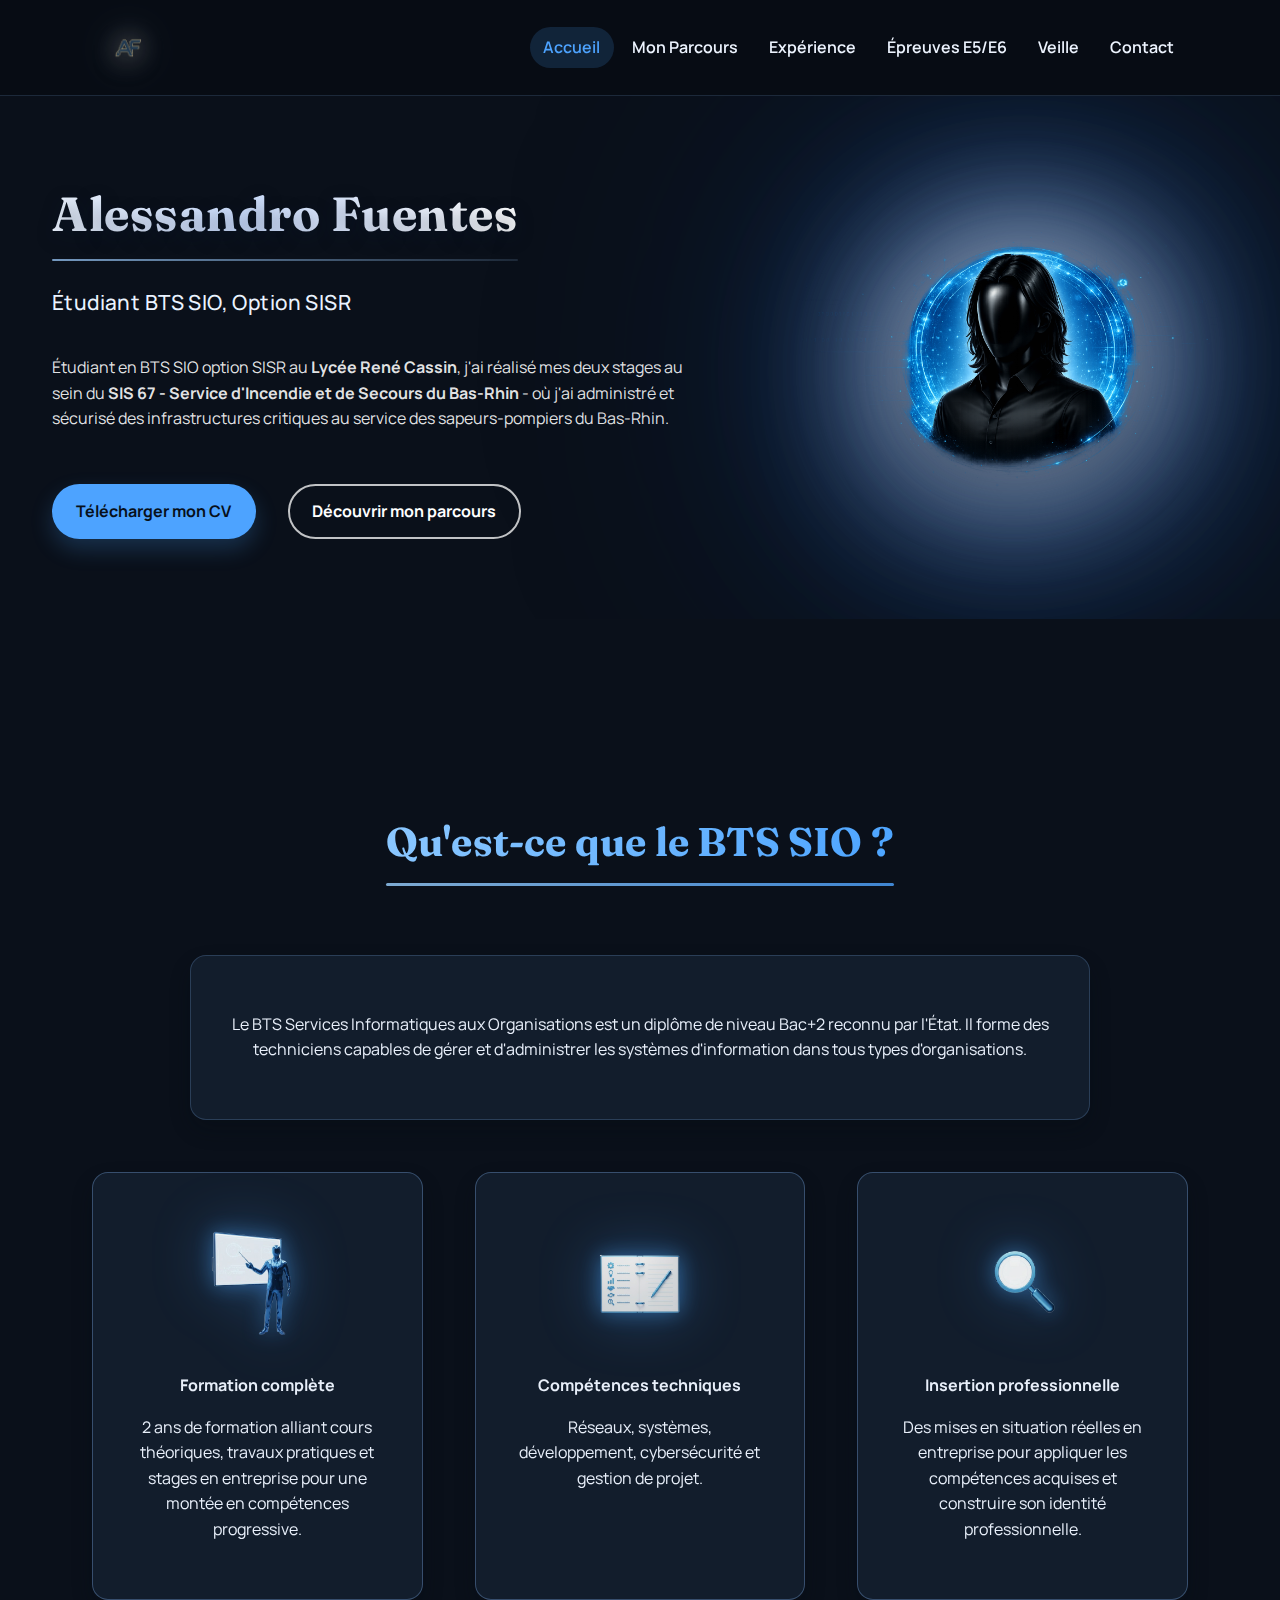
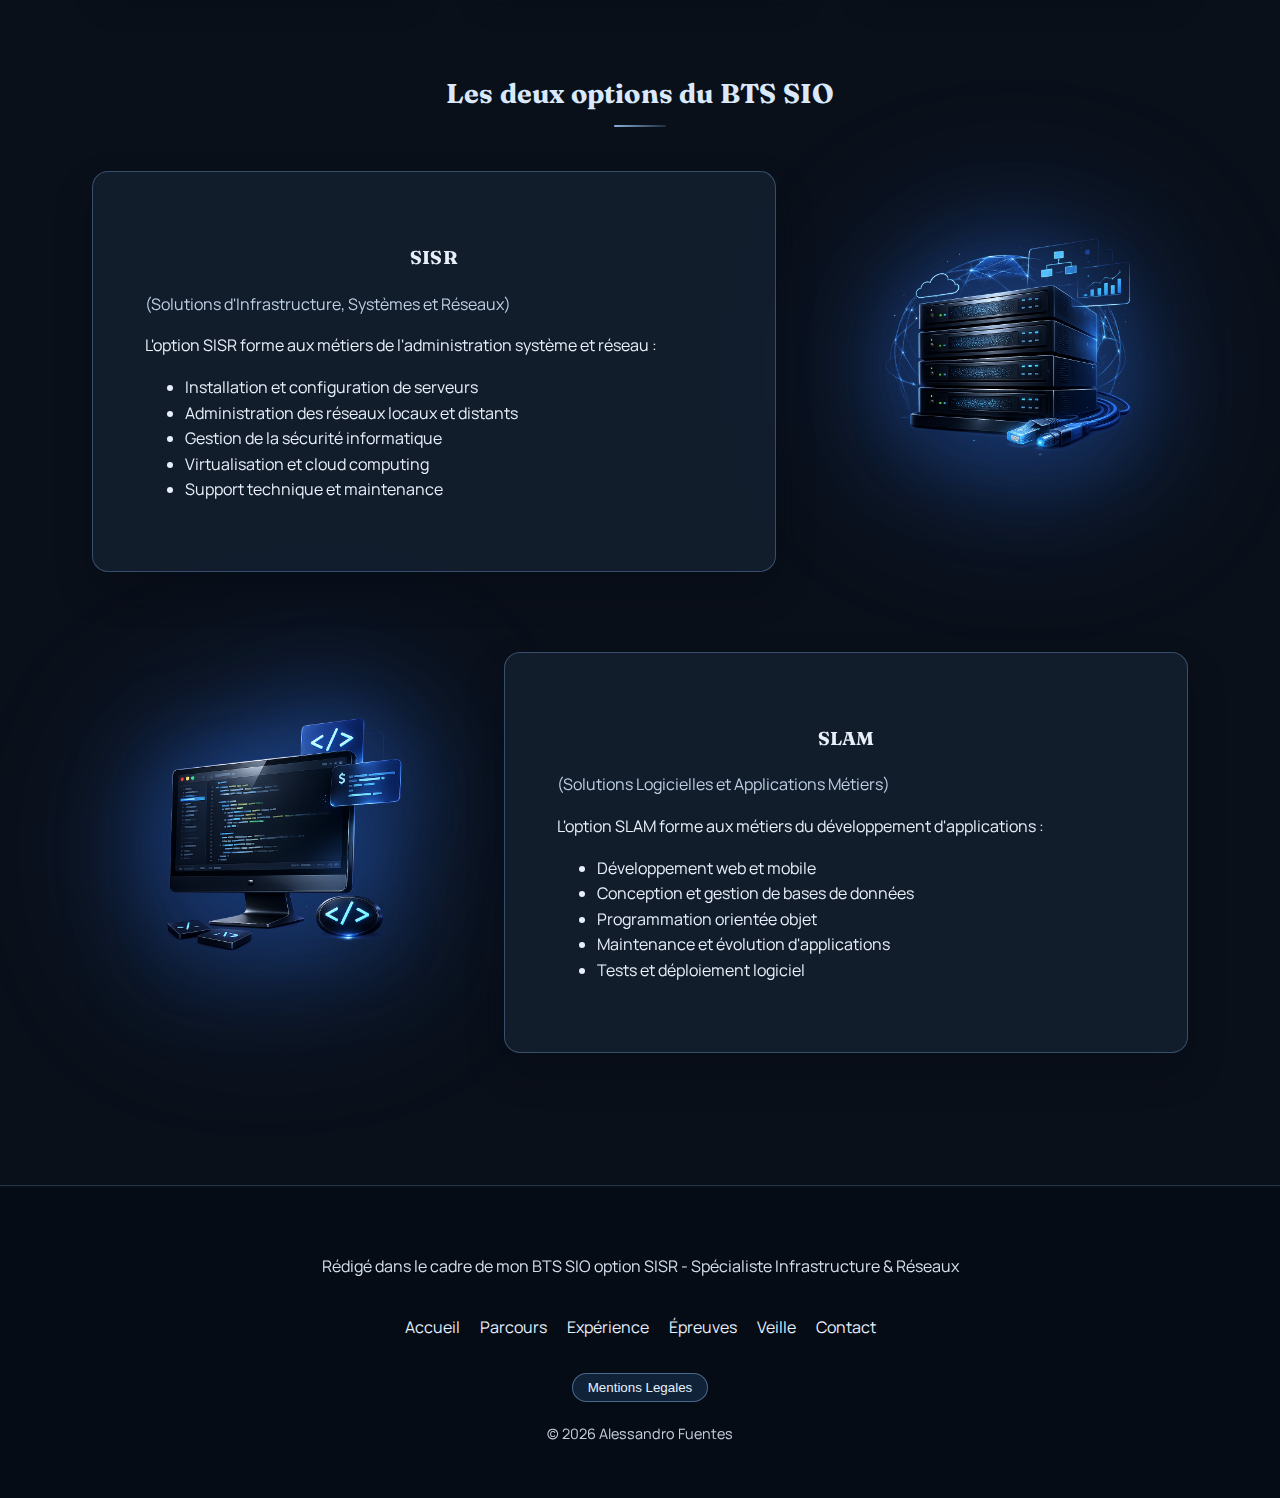
<file: index.html>
﻿<!DOCTYPE html>
<html lang="fr">
<head>
    <meta charset="UTF-8">
    <meta name="viewport" content="width=device-width, initial-scale=1.0">
    <title>Alessandro Fuentes - Portfolio BTS SIO SISR</title>

    
    <link rel="preconnect" href="https://fonts.googleapis.com">
    <link rel="preconnect" href="https://fonts.gstatic.com" crossorigin>
    <link href="https://fonts.googleapis.com/css2?family=Inter:wght@300;400;500;600;700&display=swap" rel="stylesheet">

    
    <link rel="stylesheet" href="assets/css/Style.css">
</head>
<body>
    
    <!-- === Navigation === -->
    <nav class="navbar" aria-labelledby="main-menu-title">
        <h2 id="main-menu-title" class="visually-hidden">Menu principal</h2>
        <div class="nav-container">
            <a href="index.html" class="logo-container" aria-label="Accueil Alessandro Fuentes">
                <img src="assets/images/logo-site.png" alt="Alessandro FUENTES" class="site-logo">
            </a>
            <ul class="nav-links" role="list">
                <li><a href="index.html" class="nav-active" aria-current="page">Accueil</a></li>
                <li><a href="pages/parcours.html">Mon Parcours</a></li>
                <li><a href="pages/experience.html">Expérience</a></li>
                <li><a href="pages/epreuves.html">Épreuves E5/E6</a></li>
                <li><a href="pages/veille.html">Veille</a></li>
                <li><a href="pages/contact.html">Contact</a></li>
            </ul>
        </div>
    </nav>

    <!-- === Contenu principal === -->
    <main class="main-centered content">

        
        <!-- === Hero === -->
        <header id="accueil" class="header">
            <div class="container">
                <div class="hero-content">
                    <h1 class="hero-name">Alessandro Fuentes</h1>
                    <p class="subtitle sisr-highlight">Étudiant BTS SIO, Option SISR</p> 
                                        <p>
                        &Eacute;tudiant en BTS SIO option SISR au <strong>Lyc&eacute;e Ren&eacute; Cassin</strong>, j'ai r&eacute;alis&eacute; mes deux stages au sein du <strong>SIS 67 - Service d'Incendie et de Secours du Bas-Rhin</strong> - o&ugrave; j'ai administr&eacute; et s&eacute;curis&eacute; des infrastructures critiques au service des sapeurs-pompiers du Bas-Rhin.
                    </p>
                    <div class="hero-buttons"> 
                        <a href="assets/pdf/Alessandro_FUENTES_CV.pdf"
                           class="btn btn-primary"
                           download="CV_Alessandro_Fuentes.pdf"
                           target="_blank"
                           rel="noopener">
                            Télécharger mon CV
                        </a>
                        <a href="pages/parcours.html" class="btn btn-secondary">Découvrir mon parcours</a> 
                    </div>
                </div>
                <div class="hero-image">
                    <img src="assets/images/iconee.png" alt="Illustration SISR" class="floating-icon glow-hero"> 
                </div>
            </div>
        </header>

        
        <!-- === BTS SIO === -->
        <section id="bts-sio" class="section">
            <div class="container"> 
                <h2 class="section-title">Qu'est-ce que le BTS SIO ?</h2>

                
                <div class="bts-intro card card-large"> 
                    <p>
                        Le BTS Services Informatiques aux Organisations est un diplôme de niveau Bac+2 reconnu par l'État.
                        Il forme des techniciens capables de gérer et d'administrer les systèmes d'information dans tous types d'organisations.
                    </p>
                </div>

                
                <div class="bts-grid">
                    <div class="bts-card card card--glow card-large"> 
                        <img src="assets/images/formation.png" alt="Formation complète" class="card-icon-image"> 
                        <h4>Formation complète</h4>
                        <p>2 ans de formation alliant cours th&eacute;oriques, travaux pratiques et stages en entreprise pour une mont&eacute;e en comp&eacute;tences progressive.</p>
                    </div>
                    
                    <div class="bts-card card card--glow card-large">
                        <img src="assets/images/tech-icon.png" alt="Compétences techniques" class="card-icon-image">
                        <h4>Compétences techniques</h4>
                        <p>Réseaux, systèmes, développement, cybersécurité et gestion de projet.</p>
                    </div>
                    
                    <div class="bts-card card card--glow card-large">
                        <img src="assets/images/emploi-icon.png" alt="Insertion professionnelle" class="card-icon-image">
                        <h4>Insertion professionnelle</h4>
                        <p>Des mises en situation r&eacute;elles en entreprise pour appliquer les comp&eacute;tences acquises et construire son identit&eacute; professionnelle.</p>
                    </div>
                </div>

                <h3 class="section-subtitle">Les deux options du BTS SIO</h3>

                
                <div class="options-z-layout">
                    
                    <div class="option-z-row sisr-z">
                        <div class="option-text-left card card--glow card-xlarge option-popout"> 
                            <h3>SISR</h3>
                            <p class="option-desc">(Solutions d'Infrastructure, Systèmes et Réseaux)</p>
                            <p>L'option SISR forme aux métiers de l'administration système et réseau :</p>
                            <ul>
                                <li>Installation et configuration de serveurs</li>
                                <li>Administration des réseaux locaux et distants</li>
                                <li>Gestion de la sécurité informatique</li>
                                <li>Virtualisation et cloud computing</li>
                                <li>Support technique et maintenance</li>
                            </ul>
                        </div>
                        <div class="option-image-right image-popout"> 
                            <img src="assets/images/sisr-reseaux.png" alt="SISR - Serveurs et réseaux informatiques" class="option-floating-icon">
                        </div>
                    </div>

                    
                    <div class="option-z-row slam-z">
                        <div class="option-image-left image-popout">
                            <img src="assets/images/slam-code.png" alt="SLAM - Développement applications" class="option-floating-icon">
                        </div>
                        <div class="option-text-right card card--glow card-xlarge option-popout">
                            <h3>SLAM</h3>
                            <p class="option-desc">(Solutions Logicielles et Applications Métiers)</p>
                            <p>L'option SLAM forme aux métiers du développement d'applications :</p>
                            <ul>
                                <li>Développement web et mobile</li>
                                <li>Conception et gestion de bases de données</li>
                                <li>Programmation orientée objet</li>
                                <li>Maintenance et évolution d'applications</li>
                                <li>Tests et déploiement logiciel</li>
                            </ul>
                        </div>
                    </div>
                </div>
            </div>
        </section>
    </main>

    <!-- === Footer === -->
    <footer class="footer">
        <div class="footer-content">
            <p class="about-brief">Rédigé dans le cadre de mon BTS SIO option SISR - Spécialiste Infrastructure & Réseaux</p>
            
            <nav class="footer-navbar" aria-label="Navigation rapide">
                <div class="footer-links" role="list">
                    <a href="index.html">Accueil</a>
                    <a href="pages/parcours.html">Parcours</a>
                    <a href="pages/experience.html">Expérience</a>
                    <a href="pages/epreuves.html">Épreuves</a>
                    <a href="pages/veille.html">Veille</a>
                    <a href="pages/contact.html">Contact</a>
                </div>
                <button class="mentions-trigger footer-mentions">Mentions Legales</button>
            </nav>
            <div class="copyright">© 2026 Alessandro Fuentes</div>
        </div>
    </footer>

    <script src="assets/js/main.js" defer></script>
</body>
</html>
</file>
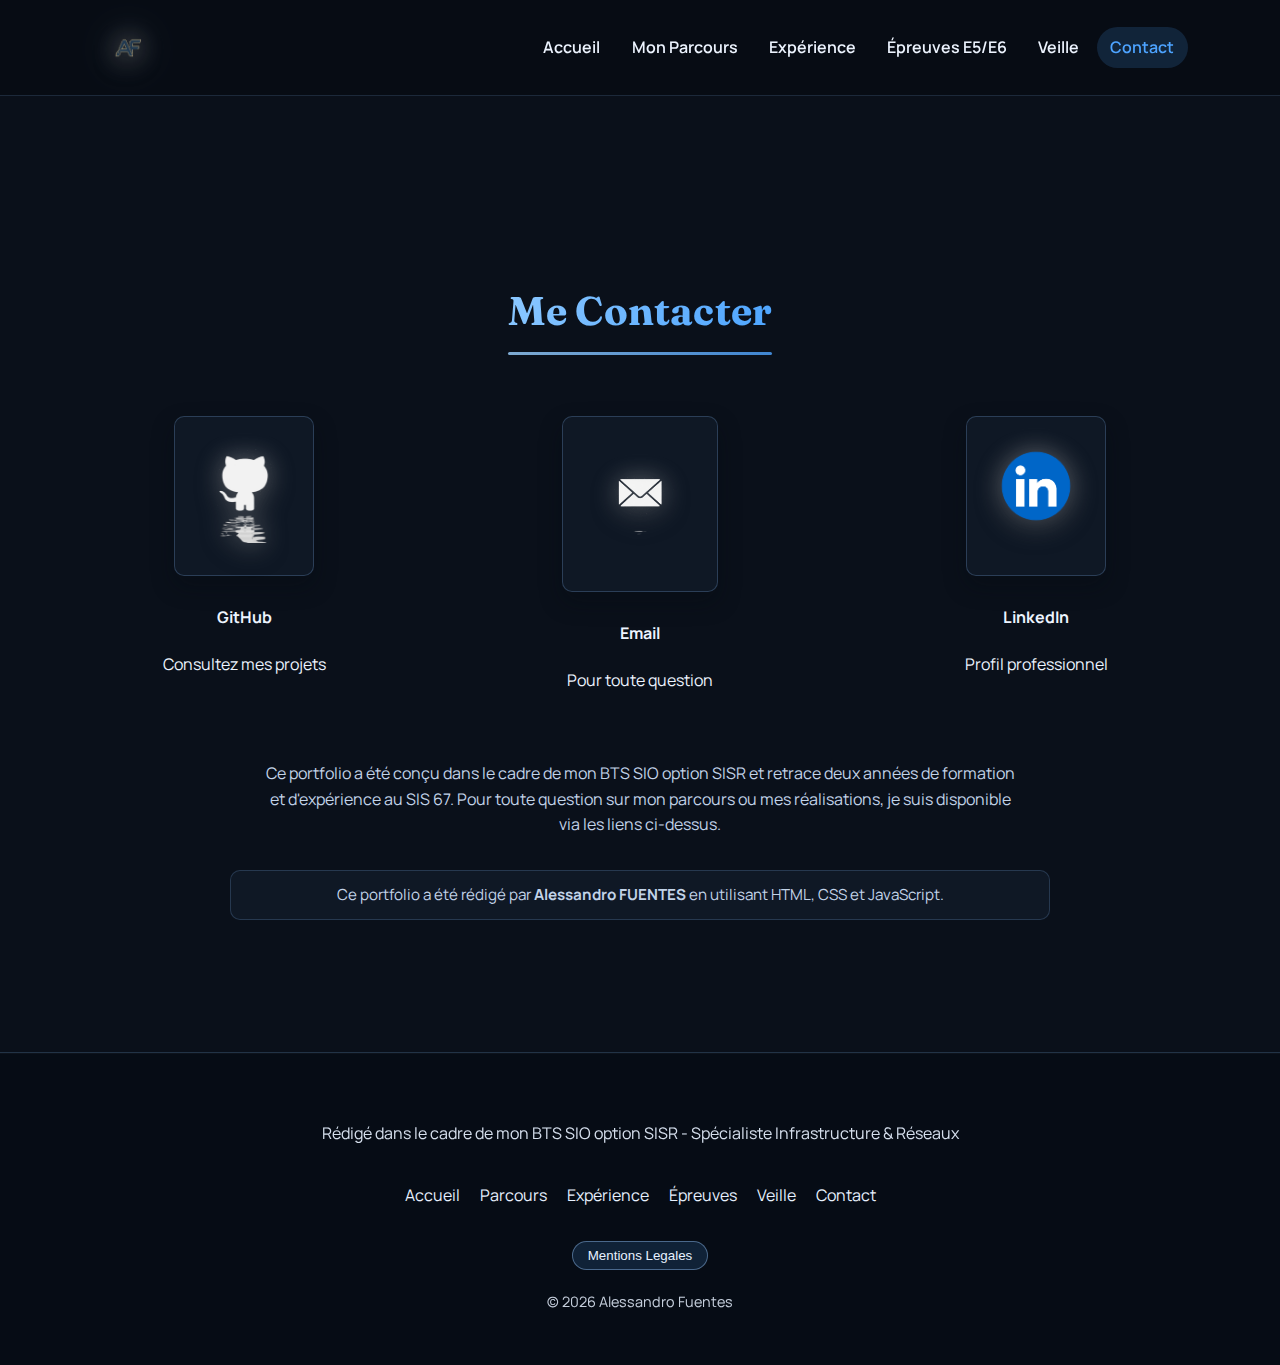
<file: pages/contact.html>
﻿<!DOCTYPE html>
<html lang="fr">
<head>
    <meta charset="UTF-8">
    <meta name="viewport" content="width=device-width, initial-scale=1.0">
    <title>Contact - Alessandro Fuentes</title>
    
    
    <link rel="preconnect" href="https://fonts.googleapis.com">
    <link rel="preconnect" href="https://fonts.gstatic.com" crossorigin>
    <link href="https://fonts.googleapis.com/css2?family=Inter:wght@300;400;500;600;700&display=swap" rel="stylesheet">
    
    
    <link rel="stylesheet" href="../assets/css/Style.css">
</head>
<body>

    
    <!-- === Navigation === -->
    <nav class="navbar" aria-labelledby="main-menu-title">
        <h2 id="main-menu-title" class="visually-hidden">Menu principal</h2>
        <div class="nav-container">
            <a href="../index.html" class="logo-container" aria-label="Accueil Alessandro Fuentes">
                <img src="../assets/images/logo-site.png" alt="Alessandro FUENTES" class="site-logo">
            </a>
            <ul class="nav-links" role="list">
                <li><a href="../index.html">Accueil</a></li>
                <li><a href="parcours.html">Mon Parcours</a></li>
                <li><a href="experience.html">Expérience</a></li>
                <li><a href="epreuves.html">Épreuves E5/E6</a></li>
                <li><a href="veille.html">Veille</a></li>
                <li><a href="contact.html" class="nav-active" aria-current="page">Contact</a></li>
            </ul>
        </div>
    </nav>

    <!-- === Contenu principal === -->
    <main class="content">
        
        
        <!-- === Contact === -->
        <section id="contact" class="section contact-section">
            <div class="contact-container">
                <div class="contact-header">
                    <h2 class="section-title">Me Contacter</h2>
                </div>

                <!-- === Liens de contact === -->
                <div class="contact-grid">
                    
                    <div class="contact-card-large github-card">
                        <a href="https://github.com/alessfuentes" target="_blank" rel="noopener noreferrer" class="contact-image-link">
                            <img src="../assets/images/github-icon.png" alt="GitHub" class="contact-image">
                        </a>
                        <div class="contact-content">
                            <h4>GitHub</h4>
                            <p>Consultez mes projets</p>
                        </div>
                    </div>

                    
                    <div class="contact-card-large email-card">
                        <a href="mailto:aless.fuentes6@gmail.com" class="contact-image-link">
                            <img src="../assets/images/email-icon.png" alt="Email" class="contact-image">
                        </a>
                        <div class="contact-content">
                            <h4>Email</h4>
                            <p>Pour toute question</p>
                        </div>
                    </div>

                    
                    <div class="contact-card-large linkedin-card">
                        <a href="https://www.linkedin.com/in/aless-fuentes" target="_blank" rel="noopener noreferrer" class="contact-image-link">
                            <img src="../assets/images/linkedin-icon.png" alt="LinkedIn" class="contact-image">
                        </a>
                        <div class="contact-content">
                            <h4>LinkedIn</h4>
                            <p>Profil professionnel</p>
                        </div>
                    </div>
                </div>

                <!-- === Message de fin === -->
                <p class="contact-footer">
                    Ce portfolio a été conçu dans le cadre de mon BTS SIO option SISR et retrace deux années
                    de formation et d'expérience au SIS 67. Pour toute question sur mon parcours ou mes
                    réalisations, je suis disponible via les liens ci‑dessus.
                </p>

                <!-- === Note portfolio === -->
                <div class="portfolio-note">
                    Ce portfolio a été rédigé par <strong>Alessandro FUENTES</strong> en utilisant
                    HTML, CSS et JavaScript.
                </div>
            </div>
        </section>
    </main>

    <!-- === Footer === -->
    <footer class="footer" role="contentinfo">
  <div class="footer-content">
    <p class="about-brief">
      Rédigé dans le cadre de mon BTS SIO option SISR - Spécialiste Infrastructure & Réseaux
    </p>

    <nav class="footer-navbar" aria-label="Navigation rapide">
      <div class="footer-links" role="list">
        <a href="../index.html">Accueil</a>
        <a href="parcours.html">Parcours</a>
        <a href="experience.html">Expérience</a>
        <a href="epreuves.html">Épreuves</a>
        <a href="veille.html">Veille</a>
        <a href="contact.html">Contact</a>
      </div>
      <button class="mentions-trigger footer-mentions" aria-label="Ouvrir les mentions légales">
        Mentions Legales
      </button>
    </nav>

    <div class="copyright">© 2026 Alessandro Fuentes</div>
  </div>
</footer>

    <script src="../assets/js/main.js" defer></script>

</body>

</html>
</file>
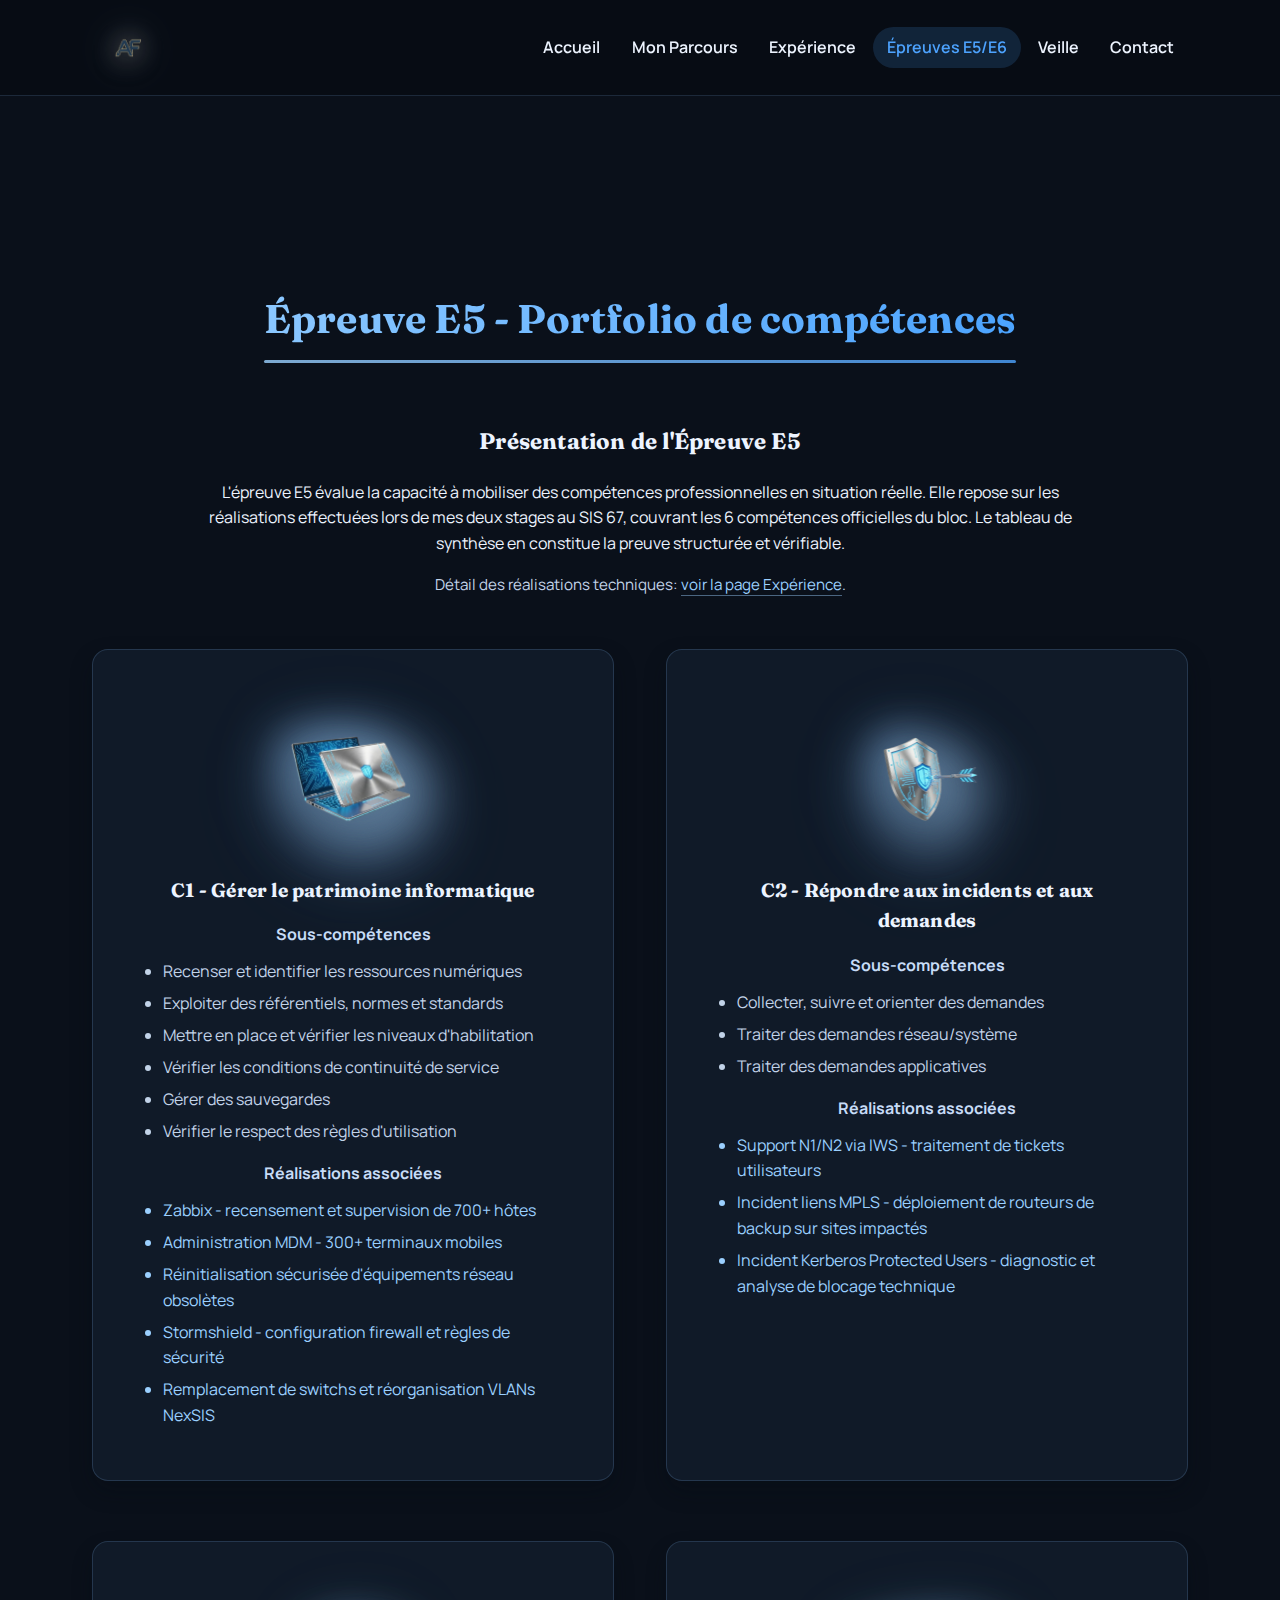
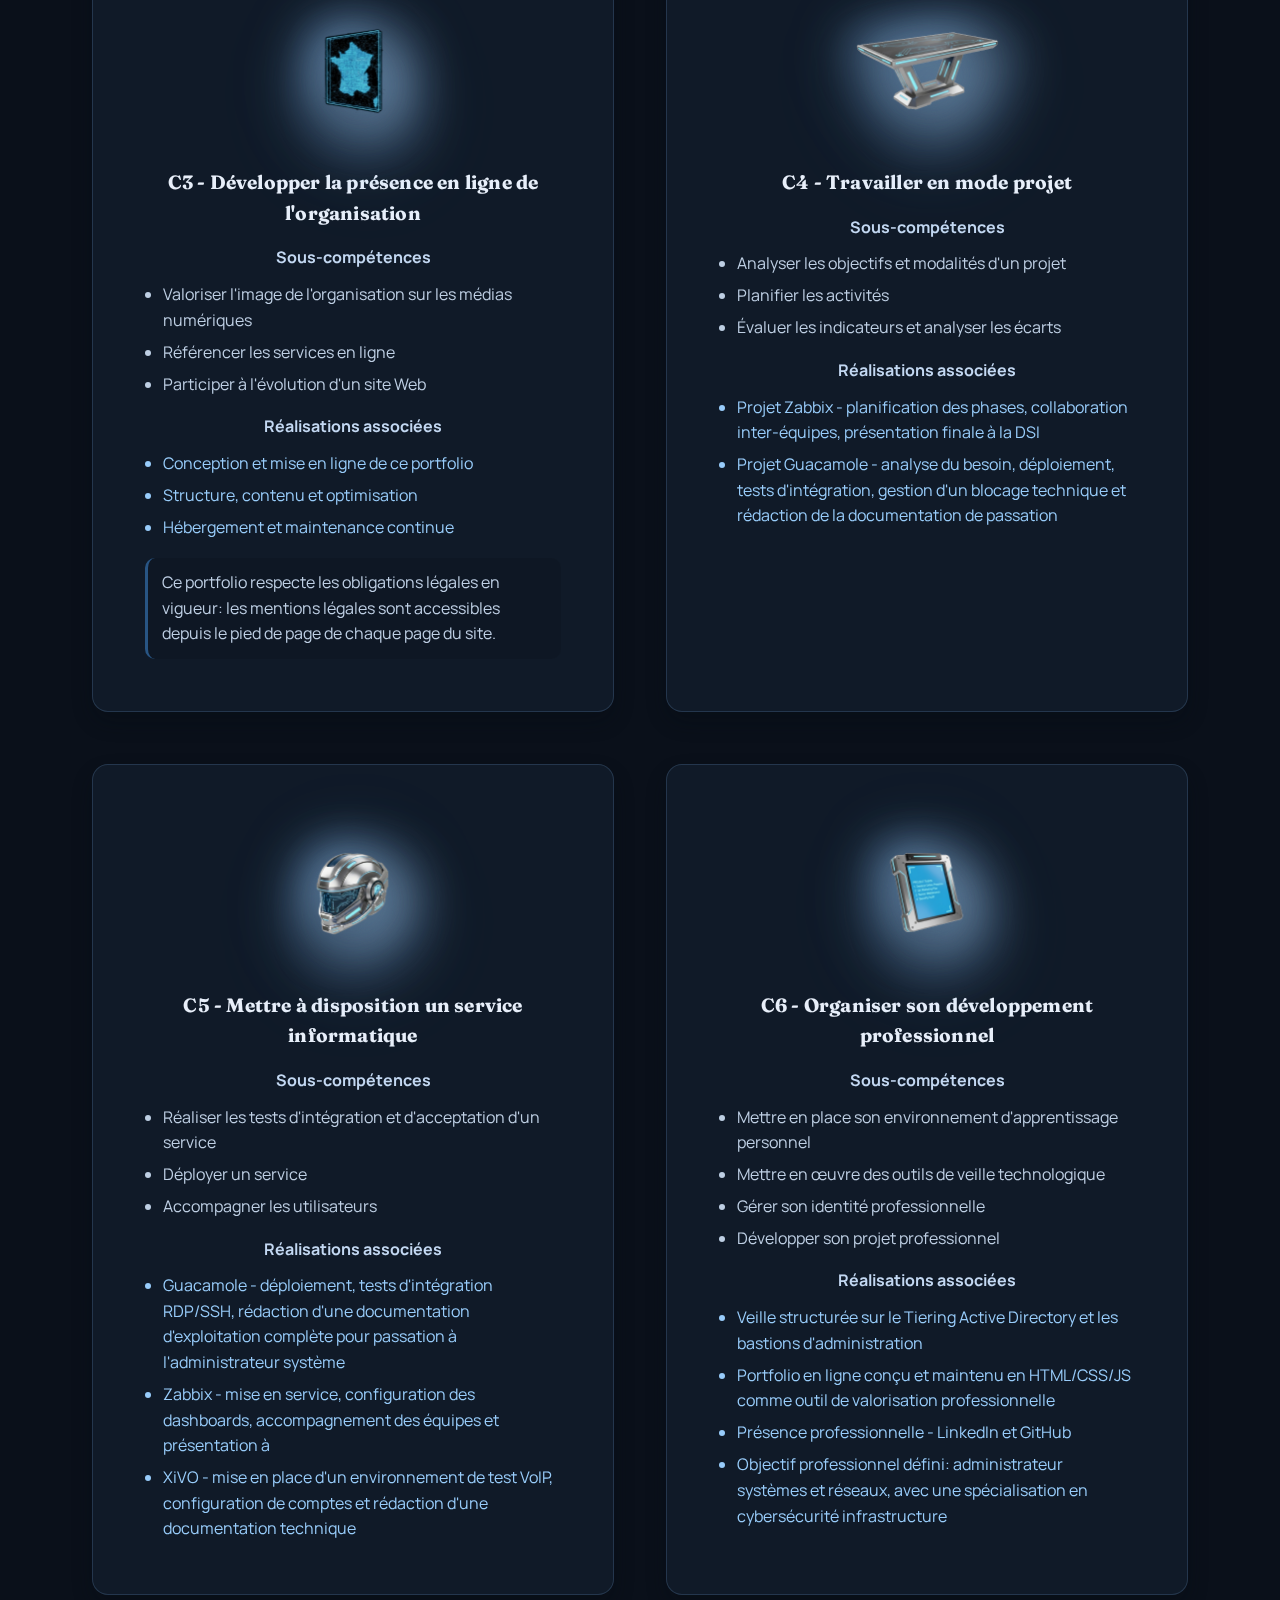
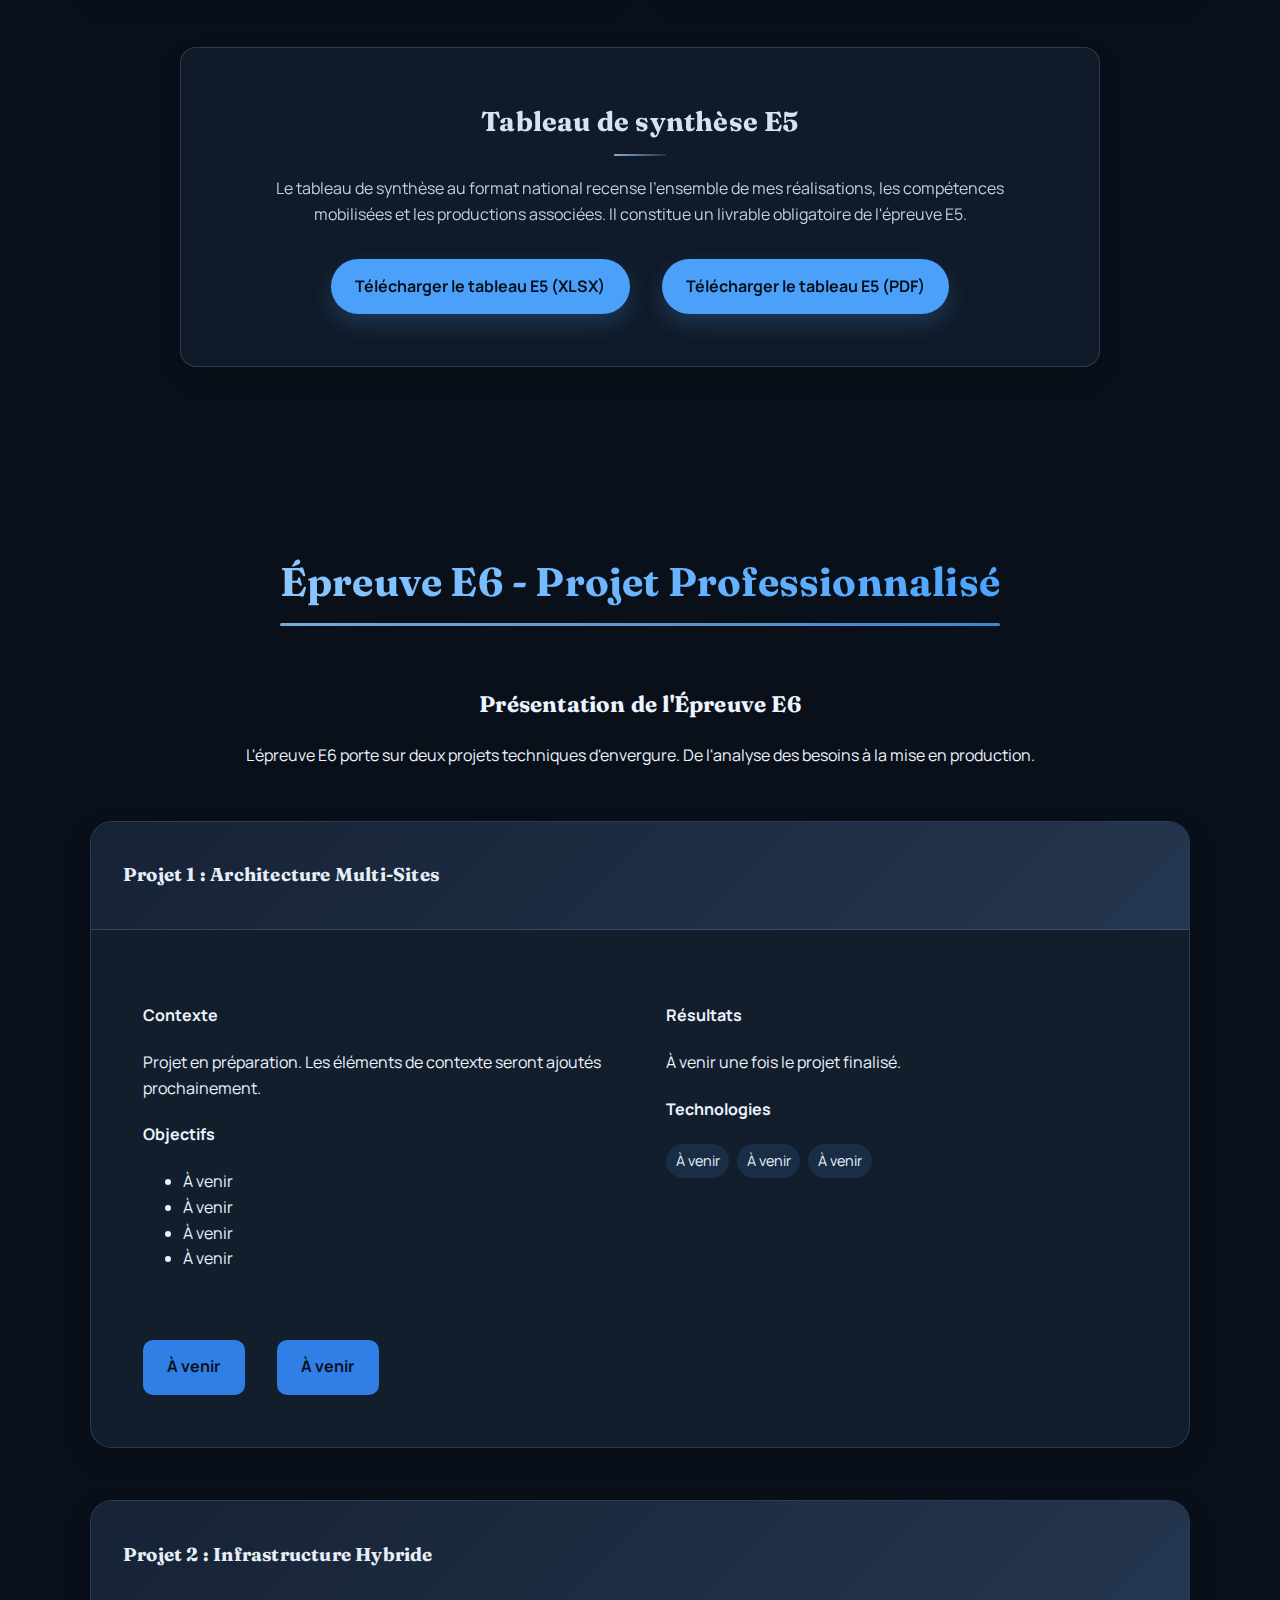
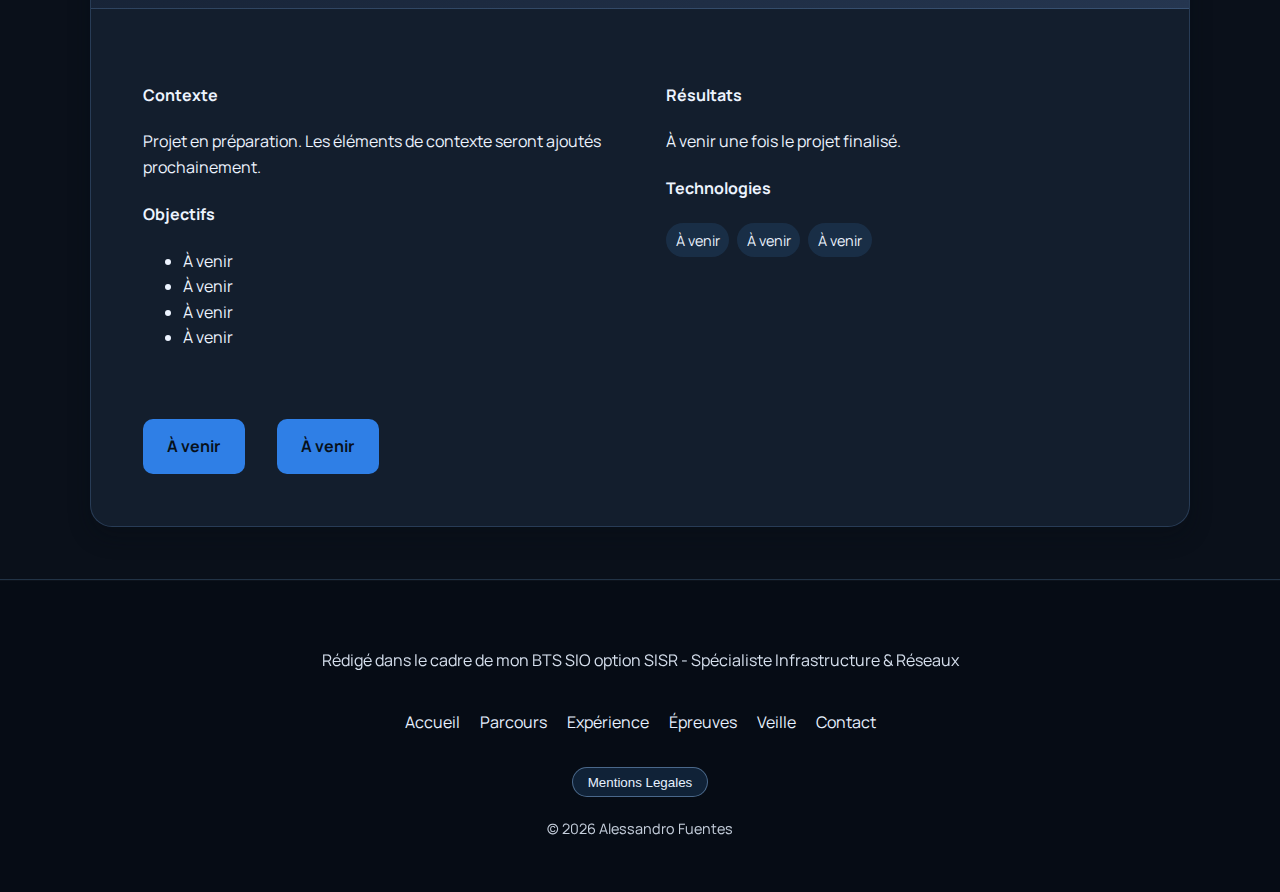
<file: pages/epreuves.html>
﻿<!DOCTYPE html>
<html lang="fr">
<head>
    <meta charset="UTF-8">
    <meta name="viewport" content="width=device-width, initial-scale=1.0">
    <title>&Eacute;preuves E5/E6 - Alessandro Fuentes</title>
    
    
    <link rel="preconnect" href="https://fonts.googleapis.com">
    <link rel="preconnect" href="https://fonts.gstatic.com" crossorigin>
    <link href="https://fonts.googleapis.com/css2?family=Inter:wght@300;400;500;600;700&display=swap" rel="stylesheet">
    
    
    <link rel="stylesheet" href="../assets/css/Style.css">
</head>
<body>
    
    <!-- === Navigation === -->
    <nav class="navbar" aria-labelledby="main-menu-title">
        <h2 id="main-menu-title" class="visually-hidden">Menu principal</h2>
        <div class="nav-container">
            <a href="../index.html" class="logo-container" aria-label="Accueil Alessandro Fuentes">
                <img src="../assets/images/logo-site.png" alt="Alessandro FUENTES" class="site-logo">
            </a>
            <ul class="nav-links" role="list">
                <li><a href="../index.html">Accueil</a></li>
                <li><a href="parcours.html">Mon Parcours</a></li>
                <li><a href="experience.html">Exp&eacute;rience</a></li>
                <li><a href="epreuves.html" class="nav-active" aria-current="page">&Eacute;preuves E5/E6</a></li>
                <li><a href="veille.html">Veille</a></li>
                <li><a href="contact.html">Contact</a></li>
            </ul>
        </div>
    </nav>

    <!-- === Contenu principal === -->
    <main class="content">
        <!-- === Epreuve E5 === -->
        <section id="epreuves-e5" class="section">
            <h2 class="section-title title-with-effect">&Eacute;preuve E5 - Portfolio de comp&eacute;tences</h2>

            <div class="e5-intro">
                <h3 class="intro-title">Pr&eacute;sentation de l'&Eacute;preuve E5</h3>
                <p>
                    L'&eacute;preuve E5 &eacute;value la capacit&eacute; &agrave; mobiliser des comp&eacute;tences professionnelles en situation r&eacute;elle.
                    Elle repose sur les r&eacute;alisations effectu&eacute;es lors de mes deux stages au SIS 67, couvrant les 6 comp&eacute;tences
                    officielles du bloc. Le tableau de synth&egrave;se en constitue la preuve structur&eacute;e et v&eacute;rifiable.
                </p>
                <p class="e5-experience-hint">
                    D&eacute;tail des r&eacute;alisations techniques: <a href="experience.html">voir la page Exp&eacute;rience</a>.
                </p>
            </div>

            <div class="e5-skills-grid" role="list">
                <article class="e5-skill-card card card--glow" role="listitem">
                    <img src="../assets/images/image_C1.png" alt="Illustration compétence C1" class="e5-card-icon" loading="lazy">
                    <h3 class="e5-card-title">C1 - G&eacute;rer le patrimoine informatique</h3>
                    <h4>Sous-comp&eacute;tences</h4>
                    <ul class="e5-list">
                        <li>Recenser et identifier les ressources num&eacute;riques</li>
                        <li>Exploiter des r&eacute;f&eacute;rentiels, normes et standards</li>
                        <li>Mettre en place et v&eacute;rifier les niveaux d'habilitation</li>
                        <li>V&eacute;rifier les conditions de continuit&eacute; de service</li>
                        <li>G&eacute;rer des sauvegardes</li>
                        <li>V&eacute;rifier le respect des r&egrave;gles d'utilisation</li>
                    </ul>
                    <h4>R&eacute;alisations associ&eacute;es</h4>
                    <ul class="e5-list e5-links-list">
                        <li>Zabbix - recensement et supervision de 700+ h&ocirc;tes</li>
                        <li>Administration MDM - 300+ terminaux mobiles</li>
                        <li>R&eacute;initialisation s&eacute;curis&eacute;e d'&eacute;quipements r&eacute;seau obsol&egrave;tes</li>
                        <li>Stormshield - configuration firewall et r&egrave;gles de s&eacute;curit&eacute;</li>
                        <li>Remplacement de switchs et r&eacute;organisation VLANs NexSIS</li>
                    </ul>
                </article>

                <article class="e5-skill-card card card--glow" role="listitem">
                    <img src="../assets/images/image_C2.png" alt="Illustration compétence C2" class="e5-card-icon" loading="lazy">
                    <h3 class="e5-card-title">C2 - R&eacute;pondre aux incidents et aux demandes</h3>
                    <h4>Sous-comp&eacute;tences</h4>
                    <ul class="e5-list">
                        <li>Collecter, suivre et orienter des demandes</li>
                        <li>Traiter des demandes r&eacute;seau/syst&egrave;me</li>
                        <li>Traiter des demandes applicatives</li>
                    </ul>
                    <h4>R&eacute;alisations associ&eacute;es</h4>
                    <ul class="e5-list e5-links-list">
                        <li>Support N1/N2 via IWS - traitement de tickets utilisateurs</li>
                        <li>Incident liens MPLS - d&eacute;ploiement de routeurs de backup sur sites impact&eacute;s</li>
                        <li>Incident Kerberos Protected Users - diagnostic et analyse de blocage technique</li>
                    </ul>
                </article>

                <article class="e5-skill-card card card--glow" role="listitem">
                    <img src="../assets/images/image_C3.png" alt="Illustration compétence C3" class="e5-card-icon" loading="lazy">
                    <h3 class="e5-card-title">C3 - D&eacute;velopper la pr&eacute;sence en ligne de l'organisation</h3>
                    <h4>Sous-comp&eacute;tences</h4>
                    <ul class="e5-list">
                        <li>Valoriser l'image de l'organisation sur les m&eacute;dias num&eacute;riques</li>
                        <li>R&eacute;f&eacute;rencer les services en ligne</li>
                        <li>Participer &agrave; l'&eacute;volution d'un site Web</li>
                    </ul>
                    <h4>R&eacute;alisations associ&eacute;es</h4>
                    <ul class="e5-list e5-links-list">
                        <li>Conception et mise en ligne de ce portfolio</li>
                        <li>Structure, contenu et optimisation</li>
                        <li>H&eacute;bergement et maintenance continue</li>
                    </ul>
                    <p class="e5-legal-note">
                        Ce portfolio respecte les obligations l&eacute;gales en vigueur: les mentions l&eacute;gales sont accessibles
                        depuis le pied de page de chaque page du site.
                    </p>
                </article>

                <article class="e5-skill-card card card--glow" role="listitem">
                    <img src="../assets/images/image_C4.png" alt="Illustration compétence C4" class="e5-card-icon" loading="lazy">
                    <h3 class="e5-card-title">C4 - Travailler en mode projet</h3>
                    <h4>Sous-comp&eacute;tences</h4>
                    <ul class="e5-list">
                        <li>Analyser les objectifs et modalit&eacute;s d'un projet</li>
                        <li>Planifier les activit&eacute;s</li>
                        <li>&Eacute;valuer les indicateurs et analyser les &eacute;carts</li>
                    </ul>
                    <h4>R&eacute;alisations associ&eacute;es</h4>
                    <ul class="e5-list e5-links-list">
                        <li>Projet Zabbix - planification des phases, collaboration inter-&eacute;quipes, pr&eacute;sentation finale &agrave; la DSI</li>
                        <li>Projet Guacamole - analyse du besoin, d&eacute;ploiement, tests d'int&eacute;gration, gestion d'un blocage technique et r&eacute;daction de la documentation de passation</li>
                    </ul>
                </article>

                <article class="e5-skill-card card card--glow" role="listitem">
                    <img src="../assets/images/image_C5.png" alt="Illustration compétence C5" class="e5-card-icon" loading="lazy">
                    <h3 class="e5-card-title">C5 - Mettre &agrave; disposition un service informatique</h3>
                    <h4>Sous-comp&eacute;tences</h4>
                    <ul class="e5-list">
                        <li>R&eacute;aliser les tests d'int&eacute;gration et d'acceptation d'un service</li>
                        <li>D&eacute;ployer un service</li>
                        <li>Accompagner les utilisateurs</li>
                    </ul>
                    <h4>R&eacute;alisations associ&eacute;es</h4>
                    <ul class="e5-list e5-links-list">
                        <li>Guacamole - d&eacute;ploiement, tests d'int&eacute;gration RDP/SSH, r&eacute;daction d'une documentation d'exploitation compl&egrave;te pour passation &agrave; l'administrateur syst&egrave;me</li>
                        <li>Zabbix - mise en service, configuration des dashboards, accompagnement des &eacute;quipes et pr&eacute;sentation &agrave;</li>
                        <li>XiVO - mise en place d'un environnement de test VoIP, configuration de comptes et r&eacute;daction d'une documentation technique</li>
                    </ul>
                </article>

                <article class="e5-skill-card card card--glow" role="listitem">
                    <img src="../assets/images/image_C6.png" alt="Illustration compétence C6" class="e5-card-icon" loading="lazy">
                    <h3 class="e5-card-title">C6 - Organiser son d&eacute;veloppement professionnel</h3>
                    <h4>Sous-comp&eacute;tences</h4>
                    <ul class="e5-list">
                        <li>Mettre en place son environnement d'apprentissage personnel</li>
                        <li>Mettre en œuvre des outils de veille technologique</li>
                        <li>G&eacute;rer son identit&eacute; professionnelle</li>
                        <li>D&eacute;velopper son projet professionnel</li>
                    </ul>
                    <h4>R&eacute;alisations associ&eacute;es</h4>
                    <ul class="e5-list e5-links-list">
                        <li>Veille structur&eacute;e sur le Tiering Active Directory et les bastions d'administration</li>
                        <li>Portfolio en ligne con&ccedil;u et maintenu en HTML/CSS/JS comme outil de valorisation professionnelle</li>
                        <li>Pr&eacute;sence professionnelle - LinkedIn et GitHub</li>
                        <li>Objectif professionnel d&eacute;fini: administrateur syst&egrave;mes et r&eacute;seaux, avec une sp&eacute;cialisation en cybers&eacute;curit&eacute; infrastructure</li>
                    </ul>
                </article>
            </div>

            <div class="e5-summary-box card card--glow">
                <h3 class="section-subtitle section-subtitle-centered">Tableau de synth&egrave;se E5</h3>
                <p>
                    Le tableau de synth&egrave;se au format national recense l'ensemble de mes r&eacute;alisations, les comp&eacute;tences mobilis&eacute;es
                    et les productions associ&eacute;es. Il constitue un livrable obligatoire de l'&eacute;preuve E5.
                </p>
                <div class="download-buttons">
                    <a href="../assets/pdf/Fuentes-E5.xlsx" class="btn btn-primary" target="_blank" rel="noopener" download>
                        T&eacute;l&eacute;charger le tableau E5 (XLSX)
                    </a>
                    <a href="../assets/pdf/Fuentes-E5.pdf" class="btn btn-primary" target="_blank" rel="noopener" download>
                        T&eacute;l&eacute;charger le tableau E5 (PDF)
                    </a>
                </div>
            </div>
        </section>
        <!-- === Epreuve E6 === -->
        <section id="epreuves-e6" class="e6-simple">
            <h2 class="section-title">&Eacute;preuve E6 - Projet Professionnalis&eacute;</h2>
            
            <div class="e5-intro">
                <h3 class="intro-title">Pr&eacute;sentation de l'&Eacute;preuve E6</h3>
                <p>
                    L'&eacute;preuve E6 porte sur deux projets techniques d'envergure. De l'analyse des besoins &agrave; la mise en production.
                </p>
            </div>

            
            <!-- === Projet 1 === -->
            <div class="project-simple">
                <div class="project-header-simple">
                    <h3>Projet 1 : Architecture Multi-Sites</h3>
                </div>
                
                <div class="project-details">
                    <div class="project-column">
                        <h4>Contexte</h4>
                        <p>Projet en pr&eacute;paration. Les &eacute;l&eacute;ments de contexte seront ajout&eacute;s prochainement.</p>
                        
                        <h4>Objectifs</h4>
                        <ul>
                            <li>&Agrave; venir</li>
                            <li>&Agrave; venir</li>
                            <li>&Agrave; venir</li>
                            <li>&Agrave; venir</li>
                        </ul>
                    </div>
                    
                    <div class="project-column">
                        <h4>R&eacute;sultats</h4>
                        <p>&Agrave; venir une fois le projet finalis&eacute;.</p>
                        
                        <h4>Technologies</h4>
                        <div class="tech-list">
                            <span>&Agrave; venir</span>
                            <span>&Agrave; venir</span>
                            <span>&Agrave; venir</span>
                        </div>
                    </div>
                </div>

                <div class="project-downloads">
                    <a href="#" class="btn btn-rect"> &Agrave; venir</a>
                    <a href="#" class="btn btn-rect"> &Agrave; venir</a>
                </div>
            </div>

            
            <!-- === Projet 2 === -->
            <div class="project-simple">
                <div class="project-header-simple">
                    <h3>Projet 2 : Infrastructure Hybride</h3>
                </div>
                
                <div class="project-details">
                    <div class="project-column">
                        <h4>Contexte</h4>
                        <p>Projet en pr&eacute;paration. Les &eacute;l&eacute;ments de contexte seront ajout&eacute;s prochainement.</p>
                        
                        <h4>Objectifs</h4>
                        <ul>
                            <li>&Agrave; venir</li>
                            <li>&Agrave; venir</li>
                            <li>&Agrave; venir</li>
                            <li>&Agrave; venir</li>
                        </ul>
                    </div>
                    
                    <div class="project-column">
                        <h4>R&eacute;sultats</h4>
                        <p>&Agrave; venir une fois le projet finalis&eacute;.</p>
                        
                        <h4>Technologies</h4>
                        <div class="tech-list">
                            <span>&Agrave; venir</span>
                            <span>&Agrave; venir</span>
                            <span>&Agrave; venir</span>
                        </div>
                    </div>
                </div>

                <div class="project-downloads">
                    <a href="#" class="btn btn-rect"> &Agrave; venir</a>
                    <a href="#" class="btn btn-rect"> &Agrave; venir</a>
                </div>
            </div>
        </section>
    </main>

    <!-- === Footer === -->
    <footer class="footer" role="contentinfo">
  <div class="footer-content">
    <p class="about-brief">
      R&eacute;dig&eacute; dans le cadre de mon BTS SIO option SISR - Sp&eacute;cialiste Infrastructure & R&eacute;seaux
    </p>

    <nav class="footer-navbar" aria-label="Navigation rapide">
      <div class="footer-links" role="list">
        <a href="../index.html">Accueil</a>
        <a href="parcours.html">Parcours</a>
        <a href="experience.html">Exp&eacute;rience</a>
        <a href="epreuves.html">&Eacute;preuves</a>
        <a href="veille.html">Veille</a>
        <a href="contact.html">Contact</a>
      </div>
      <button class="mentions-trigger footer-mentions" aria-label="Ouvrir les mentions l&eacute;gales">
        Mentions Legales
      </button>
    </nav>

    <div class="copyright">&copy; 2026 Alessandro Fuentes</div>
  </div>
</footer>

    <script src="../assets/js/main.js" defer></script>
</body>
</html>
</file>
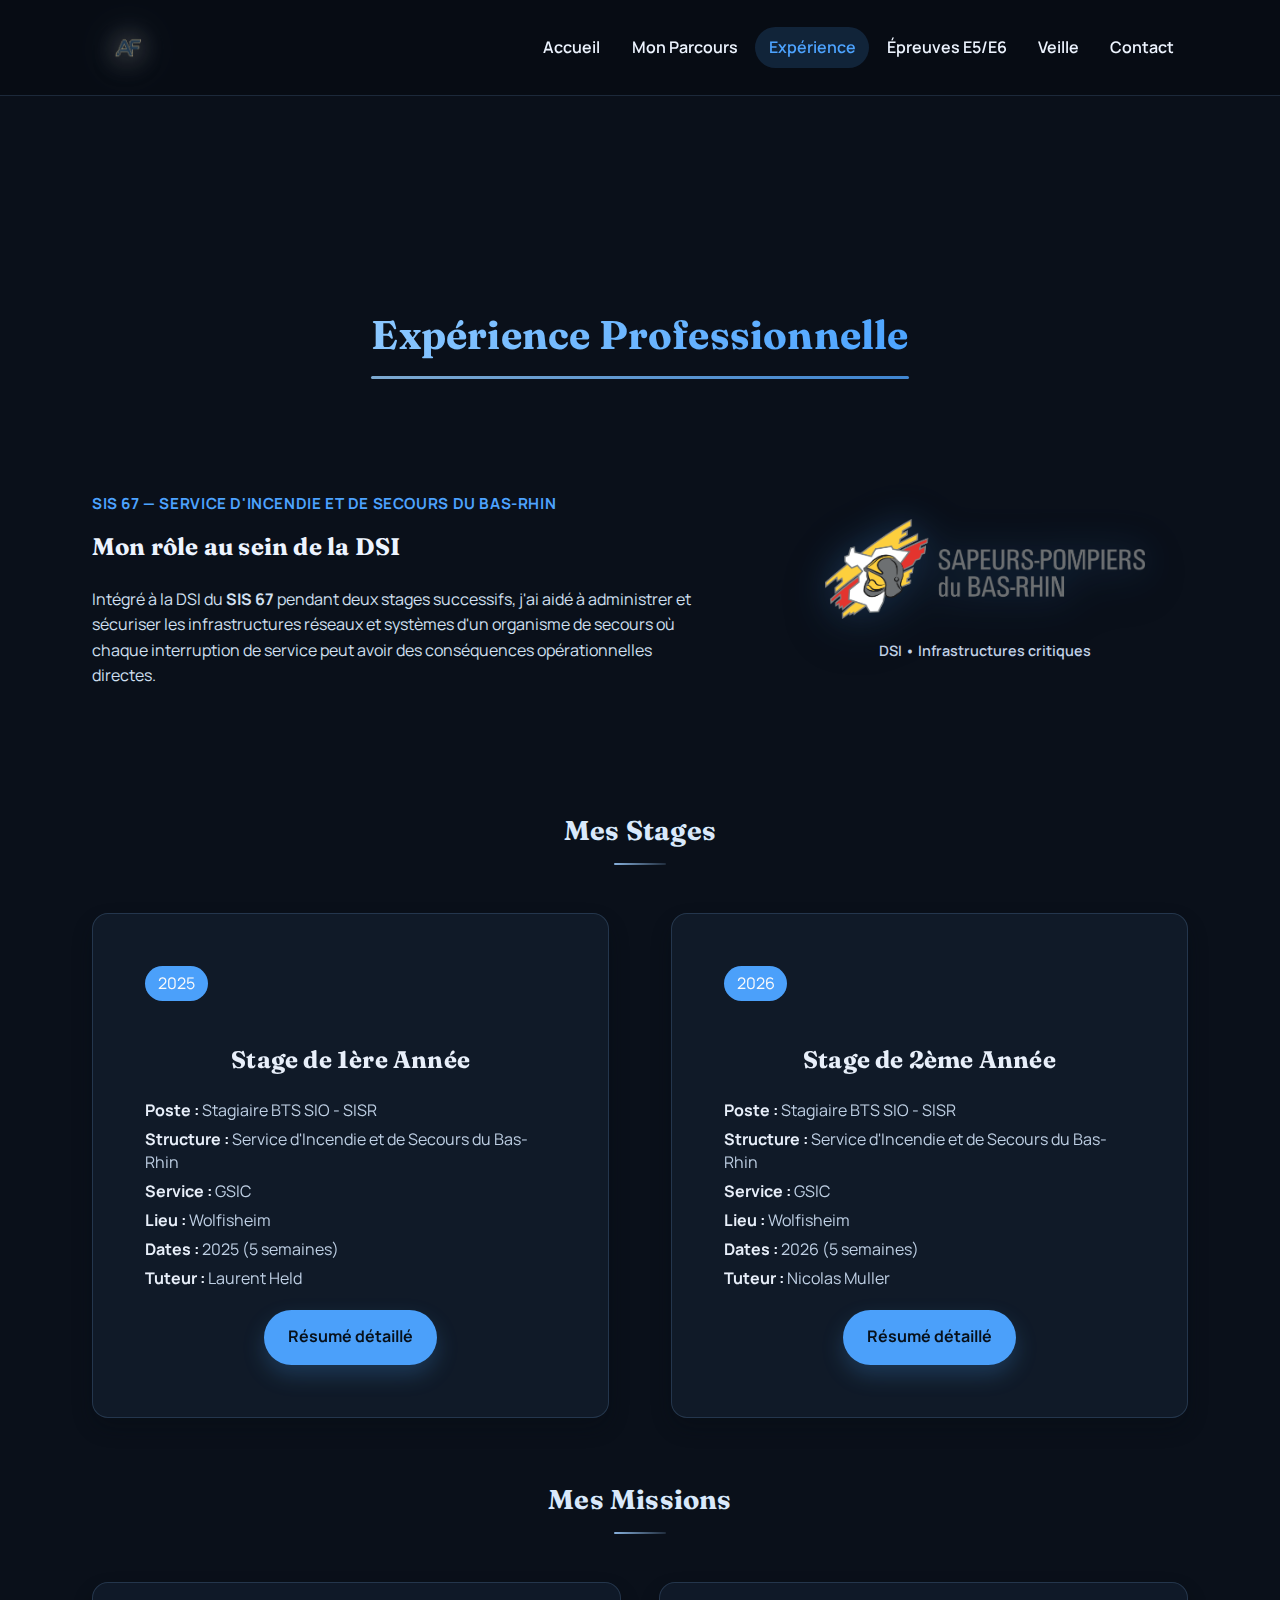
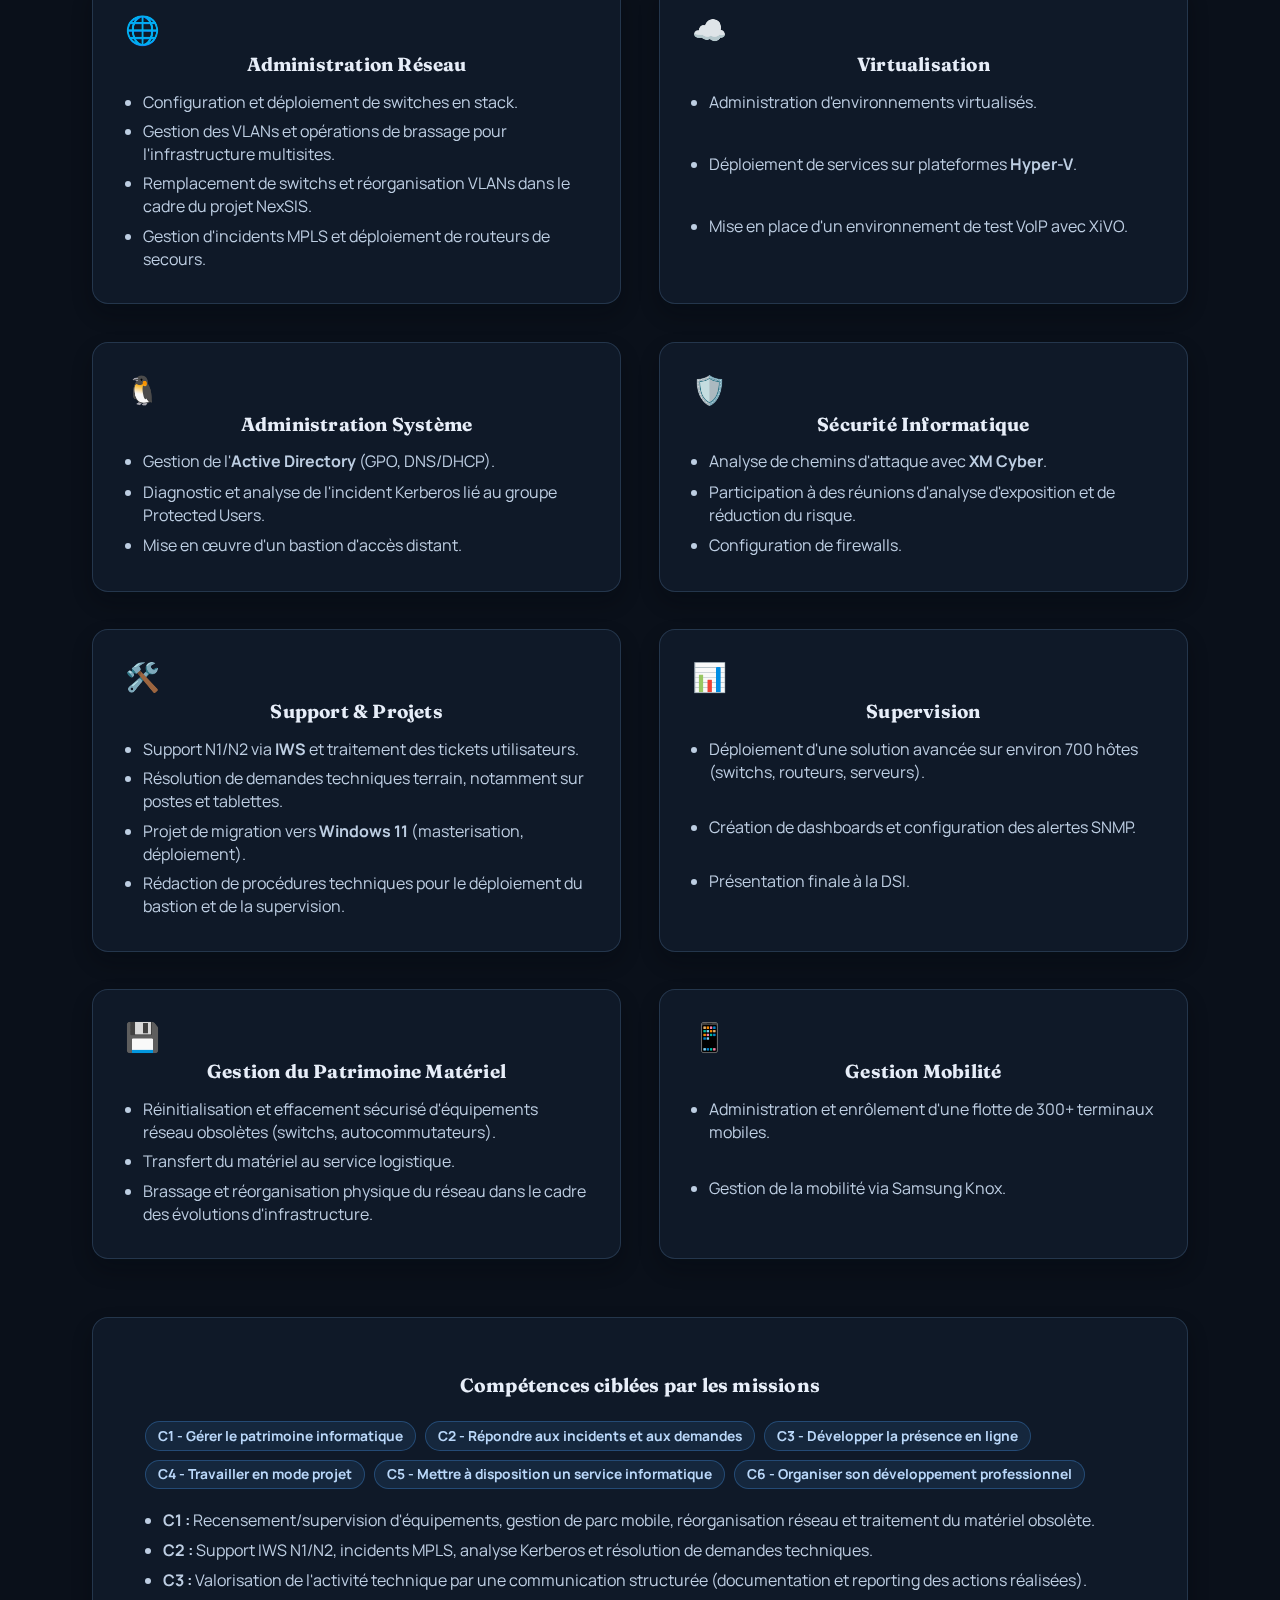
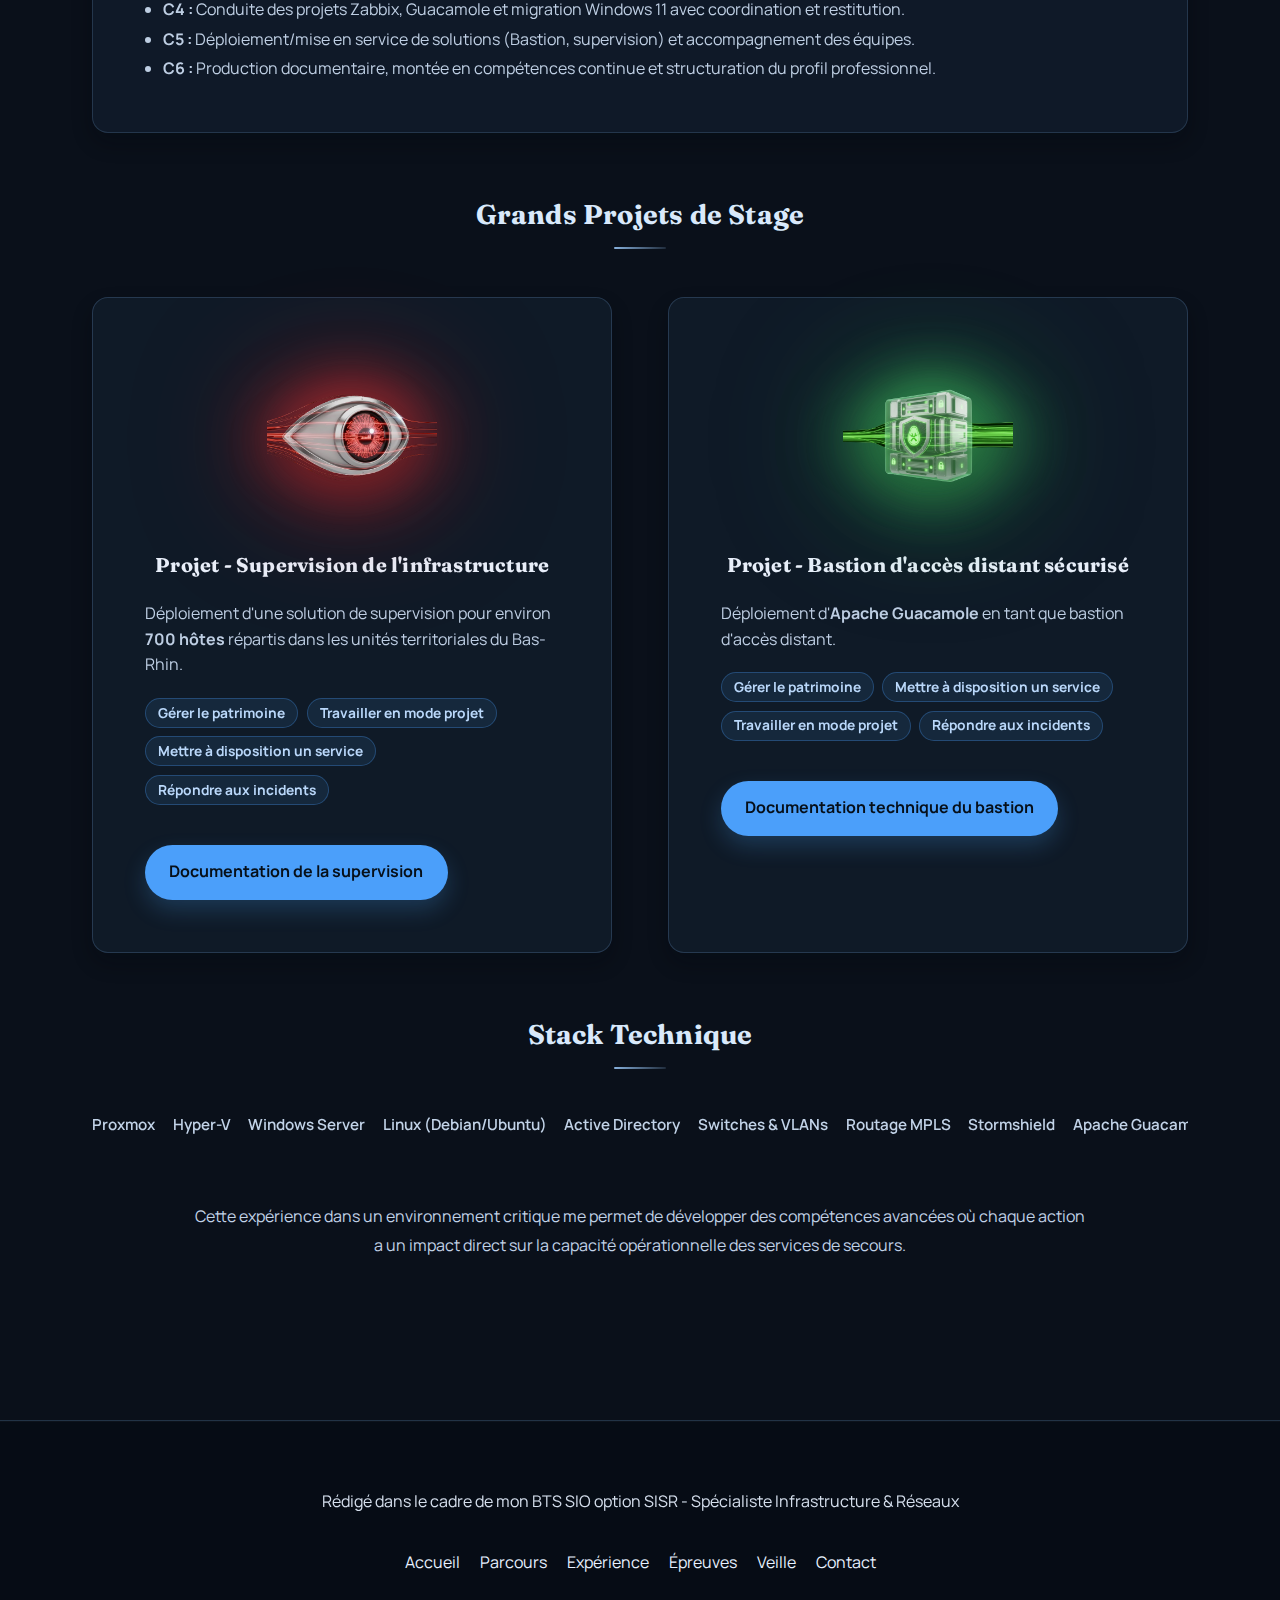
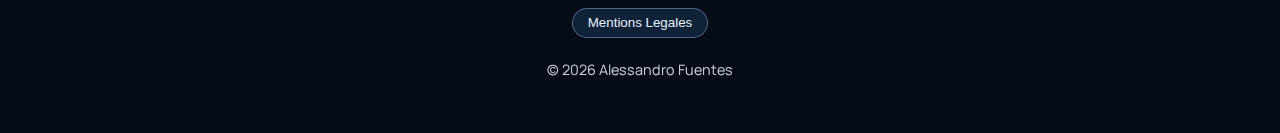
<file: pages/experience.html>
﻿<!DOCTYPE html>
<html lang="fr">
<head>
    <meta charset="UTF-8">
    <meta name="viewport" content="width=device-width, initial-scale=1.0">
    <title>Expérience Professionnelle - Alessandro Fuentes | BTS SIO SISR</title>
    
    
    <link rel="preconnect" href="https://fonts.googleapis.com">
    <link rel="preconnect" href="https://fonts.gstatic.com" crossorigin>
    <link href="https://fonts.googleapis.com/css2?family=Inter:wght@300;400;500;600;700&display=swap" rel="stylesheet">
    
    
    <link rel="stylesheet" href="../assets/css/Style.css">
</head>
<body>
    
    <!-- === Navigation === -->
    <nav class="navbar" aria-labelledby="main-menu-title">
        <h2 id="main-menu-title" class="visually-hidden">Menu principal</h2>
        <div class="nav-container">
            <a href="../index.html" class="logo-container" aria-label="Accueil Alessandro Fuentes">
                <img src="../assets/images/logo-site.png" alt="Alessandro FUENTES - Portfolio BTS SIO SISR" class="site-logo">
            </a>
            <ul class="nav-links" role="list">
                <li><a href="../index.html">Accueil</a></li>
                <li><a href="parcours.html">Mon Parcours</a></li>
                <li><a href="experience.html" class="nav-active" aria-current="page">Expérience</a></li>
                <li><a href="epreuves.html">Épreuves E5/E6</a></li>
                <li><a href="veille.html">Veille</a></li>
                <li><a href="contact.html">Contact</a></li>
            </ul>
        </div>
    </nav>

    <!-- === Contenu principal === -->
    <main class="content">
        <!-- === Experience === -->
        <section id="experience" class="section" aria-labelledby="experience-title">
            <h1 id="experience-title" class="section-title">Expérience Professionnelle</h1>

            
            <!-- === Header SDIS 67 === -->
            <article class="experience-hero">
                <div class="experience-hero-content">
                    <p class="experience-kicker">SIS 67 — Service d'Incendie et de Secours du Bas-Rhin</p>
                    <h2>Mon rôle au sein de la DSI</h2>
                    <p class="experience-lead">
                        Int&eacute;gr&eacute; &agrave; la DSI du <strong>SIS 67</strong> pendant deux stages successifs, j'ai aidé à administrer et s&eacute;curiser les infrastructures
                        r&eacute;seaux et syst&egrave;mes d'un organisme de secours o&ugrave; chaque interruption de service peut avoir des cons&eacute;quences op&eacute;rationnelles directes.
                    </p>
                </div>
                <div class="experience-hero-media">
                    <img src="../assets/images/Logo.png" alt="SDIS 67 - Service d'Incendie et de Secours du Bas-Rhin" class="experience-logo">
                    <div class="experience-badge">DSI • Infrastructures critiques</div>
                </div>
            </article>

            
            

            <!-- === Stages === -->
            <h2 class="section-subtitle section-subtitle-centered">Mes Stages</h2>
            
            <div class="stage-ecole-grid">
                <article class="info-card card card--glow year-card" role="group" aria-labelledby="stage1-title">
                    <div class="year-badge">2025</div>
                    <h2 id="stage1-title">Stage de 1ère Année</h2>
                    <ul class="stage-info-list" aria-label="Informations principales du stage 1ère année">
                        <li><strong>Poste :</strong> Stagiaire BTS SIO - SISR</li>
                        <li><strong>Structure :</strong> Service d'Incendie et de Secours du Bas-Rhin</li>
                        <li><strong>Service :</strong> GSIC</li>
                        <li><strong>Lieu :</strong> Wolfisheim</li>
                        <li><strong>Dates :</strong> 2025 (5 semaines)</li>
                        <li><strong>Tuteur :</strong> Laurent Held</li>
                    </ul>
                    <div class="btn-container">
                        <a href="../assets/pdf/Rapport_Stage_1_Fuentes.pdf" class="btn btn-primary" target="_blank" rel="noopener" download>
                             Résumé détaillé
                        </a>
                    </div>
                </article>

                <article class="info-card card card--glow year-card" role="group" aria-labelledby="stage2-title">
                    <div class="year-badge">2026</div>
                    <h2 id="stage2-title">Stage de 2ème Année</h2>
                    <ul class="stage-info-list" aria-label="Informations principales du stage 2ème année">
                        <li><strong>Poste :</strong> Stagiaire BTS SIO - SISR</li>
                        <li><strong>Structure :</strong> Service d'Incendie et de Secours du Bas-Rhin</li>
                        <li><strong>Service :</strong> GSIC</li>
                        <li><strong>Lieu :</strong> Wolfisheim</li>
                        <li><strong>Dates :</strong> 2026 (5 semaines)</li>
                        <li><strong>Tuteur :</strong> Nicolas Muller</li>
                    </ul>
                    <div class="btn-container">
                        <a href="../assets/pdf/Rapport_Stage_2_Fuentes.pdf" class="btn btn-primary" target="_blank" rel="noopener" download>
                             Résumé détaillé
                        </a>
                    </div>
                </article>
            </div>
            
<!-- === Missions === -->
            <h2 class="section-subtitle section-subtitle-centered">Mes Missions</h2>
            <div class="missions-grid skills-grid-8" role="list">
                <article class="mission-item card card--glow" role="listitem">
                    <div class="mission-icon">🌐</div>
                    <h3>Administration Réseau</h3>
                    <ul class="mission-list">
                        <li>Configuration et déploiement de switches en stack.</li>
                        <li>Gestion des VLANs et opérations de brassage pour l'infrastructure multisites.</li>
                        <li>Remplacement de switchs et réorganisation VLANs dans le cadre du projet NexSIS.</li>
                        <li>Gestion d'incidents MPLS et déploiement de routeurs de secours.</li>
                    </ul>
                </article>

                <article class="mission-item card card--glow" role="listitem">
                    <div class="mission-icon">☁️</div>
                    <h3>Virtualisation</h3>
                    <ul class="mission-list">
                        <li>Administration d'environnements virtualisés.</li>
                        <li>Déploiement de services sur plateformes <strong>Hyper-V</strong>.</li>
                        <li>Mise en place d'un environnement de test VoIP avec XiVO.</li>
                    </ul>
                </article>

                <article class="mission-item card card--glow" role="listitem">
                    <div class="mission-icon">🐧</div>
                    <h3>Administration Système</h3>
                    <ul class="mission-list">
                        <li>Gestion de l'<strong>Active Directory</strong> (GPO, DNS/DHCP).</li>
                        <li>Diagnostic et analyse de l'incident Kerberos lié au groupe Protected Users.</li>
                        <li>Mise en œuvre d'un bastion d'accès distant.</li>
                    </ul>
                </article>

                <article class="mission-item card card--glow" role="listitem">
                    <div class="mission-icon">🛡️</div>
                    <h3>Sécurité Informatique</h3>
                    <ul class="mission-list">
                        <li>Analyse de chemins d'attaque avec <strong>XM Cyber</strong>.</li>
                        <li>Participation à des réunions d'analyse d'exposition et de réduction du risque.</li>
                        <li>Configuration de firewalls.</li>
                    </ul>
                </article>

                <article class="mission-item card card--glow" role="listitem">
                    <div class="mission-icon">🛠️</div>
                    <h3>Support & Projets</h3>
                    <ul class="mission-list">
                        <li>Support N1/N2 via <strong>IWS</strong> et traitement des tickets utilisateurs.</li>
                        <li>Résolution de demandes techniques terrain, notamment sur postes et tablettes.</li>
                        <li>Projet de migration vers <strong>Windows 11</strong> (masterisation, déploiement).</li>
                        <li>Rédaction de procédures techniques pour le déploiement du bastion et de la supervision.</li>
                    </ul>
                </article>

                <article class="mission-item card card--glow" role="listitem">
                    <div class="mission-icon">📊</div>
                    <h3>Supervision</h3>
                    <ul class="mission-list">
                        <li>Déploiement d'une solution avancée sur environ 700 h&ocirc;tes (switchs, routeurs, serveurs).</li>
                        <li>Cr&eacute;ation de dashboards et configuration des alertes SNMP.</li>
                        <li>Pr&eacute;sentation finale &agrave; la DSI.</li>
                    </ul>
                </article>

                <article class="mission-item card card--glow" role="listitem">
                    <div class="mission-icon">💾</div>
                    <h3>Gestion du Patrimoine Mat&eacute;riel</h3>
                    <ul class="mission-list">
                        <li>R&eacute;initialisation et effacement s&eacute;curis&eacute; d'&eacute;quipements r&eacute;seau obsol&egrave;tes (switchs, autocommutateurs).</li>
                        <li>Transfert du mat&eacute;riel au service logistique.</li>
                        <li>Brassage et r&eacute;organisation physique du r&eacute;seau dans le cadre des &eacute;volutions d'infrastructure.</li>
                    </ul>
                </article>

                <article class="mission-item card card--glow" role="listitem">
                    <div class="mission-icon">📱</div>
                    <h3>Gestion Mobilité</h3>
                    <ul class="mission-list">
                        <li>Administration et enrôlement d'une flotte de 300+ terminaux mobiles.</li>
                        <li>Gestion de la mobilité via Samsung Knox.</li>
                    </ul>
                </article>
            </div>

            <div class="missions-competences card card--glow">
                <h3>Compétences ciblées par les missions</h3>
                <div class="e5-badges" aria-label="Compétences ciblées par les missions">
                    <span class="e5-badge">C1 - Gérer le patrimoine informatique</span>
                    <span class="e5-badge">C2 - Répondre aux incidents et aux demandes</span>
                    <span class="e5-badge">C3 - Développer la présence en ligne</span>
                    <span class="e5-badge">C4 - Travailler en mode projet</span>
                    <span class="e5-badge">C5 - Mettre à disposition un service informatique</span>
                    <span class="e5-badge">C6 - Organiser son développement professionnel</span>
                </div>
                <ul class="mission-competences-list">
                    <li><strong>C1 :</strong> Recensement/supervision d'équipements, gestion de parc mobile, réorganisation réseau et traitement du matériel obsolète.</li>
                    <li><strong>C2 :</strong> Support IWS N1/N2, incidents MPLS, analyse Kerberos et résolution de demandes techniques.</li>
                    <li><strong>C3 :</strong> Valorisation de l'activité technique par une communication structurée (documentation et reporting des actions réalisées).</li>
                    <li><strong>C4 :</strong> Conduite des projets Zabbix, Guacamole et migration Windows 11 avec coordination et restitution.</li>
                    <li><strong>C5 :</strong> Déploiement/mise en service de solutions (Bastion, supervision) et accompagnement des équipes.</li>
                    <li><strong>C6 :</strong> Production documentaire, montée en compétences continue et structuration du profil professionnel.</li>
                </ul>
            </div>

            <!-- === Grands projets de stage === -->
            <div class="stage-projects-section">
                <h2 class="section-subtitle section-subtitle-centered">Grands Projets de Stage</h2>
                <div class="stage-projects-grid" role="list">
                    <article class="stage-project-card card card--glow" role="listitem" aria-labelledby="projet-zabbix-title">
                        <img src="../assets/images/projet_Zabbix.png" alt="Illustration du projet Zabbix" class="stage-project-icon stage-project-icon--zabbix" loading="lazy">
                        <h3 id="projet-zabbix-title">Projet - Supervision de l'infrastructure</h3>
                        <p>
                            D&eacute;ploiement d'une solution de supervision pour environ<strong> 700 h&ocirc;tes</strong> r&eacute;partis dans les unit&eacute;s territoriales du Bas-Rhin.
                        </p>
                        <div class="e5-badges" aria-label="Compétences E5 couvertes">
                            <span class="e5-badge">Gérer le patrimoine</span>
                            <span class="e5-badge">Travailler en mode projet</span>
                            <span class="e5-badge">Mettre à disposition un service</span>
                            <span class="e5-badge">Répondre aux incidents</span>
                        </div>
                        <div class="btn-container">
                            <a href="../assets/pdf/FUENTES-Supervision.pdf" class="btn btn-primary" target="_blank" rel="noopener" download>
                                Documentation de la supervision
                            </a>
                        </div>
                    </article>

                    <article class="stage-project-card card card--glow" role="listitem" aria-labelledby="projet-guacamole-title">
                        <img src="../assets/images/projet_Guacamole.png" alt="Illustration du projet Guacamole" class="stage-project-icon stage-project-icon--guacamole" loading="lazy">
                        <h3 id="projet-guacamole-title">Projet - Bastion d'accès distant sécurisé</h3>
                        <p>
                            D&eacute;ploiement d'<strong>Apache Guacamole</strong> en tant que bastion d'acc&egrave;s distant.
                        </p>
                        <div class="e5-badges" aria-label="Compétences E5 couvertes">
                            <span class="e5-badge">Gérer le patrimoine</span>
                            <span class="e5-badge">Mettre à disposition un service</span>
                            <span class="e5-badge">Travailler en mode projet</span>
                            <span class="e5-badge">Répondre aux incidents</span>
                        </div>
                        <div class="btn-container">
                            <a href="../assets/pdf/FUENTES-Bastion.pdf" class="btn btn-primary" target="_blank" rel="noopener" download>
                                Documentation technique du bastion
                            </a>
                        </div>
                    </article>
                </div>
            </div>

            <!-- === Stack technique === -->
            <div class="tech-slider-section">
                <h2 class="section-subtitle section-subtitle-centered">Stack Technique</h2>
                <div class="slider-container">
                    <div class="slider-track">
<!-- Virtualisation & Systèmes -->
<span>Proxmox</span>
<span>Hyper-V</span>
<span>Windows Server</span>
<span>Linux (Debian/Ubuntu)</span>

<!-- Infrastructure & Réseau -->
<span>Active Directory</span>
<span>Switches & VLANs</span>
<span>Routage MPLS</span>

<!-- Sécurité -->
<span>Stormshield</span>
<span>Apache Guacamole</span>
<span>Tiering AD</span>

<!-- Supervision & Monitoring -->
<span>Zabbix</span>
<span>SNMP</span>

<!-- Support & Services -->
<span>Samsung Knox MDM</span>
<span>IWS Service Desk</span>
</div>
                </div>
            </div>

            
            <!-- === Conclusion === -->
            <div class="centered-choice">
                <p class="experience-footer">
                    Cette expérience dans un environnement critique me permet de développer des compétences avancées 
                    où chaque action a un impact direct sur la capacité opérationnelle des services de secours.
                </p>
            </div>
        </section>
    </main>

    <!-- === Footer === -->
    <footer class="footer" role="contentinfo">
  <div class="footer-content">
    <p class="about-brief">
      Rédigé dans le cadre de mon BTS SIO option SISR - Spécialiste Infrastructure & Réseaux
    </p>

    <nav class="footer-navbar" aria-label="Navigation rapide">
      <div class="footer-links" role="list">
        <a href="../index.html">Accueil</a>
        <a href="parcours.html">Parcours</a>
        <a href="experience.html">Expérience</a>
        <a href="epreuves.html">Épreuves</a>
        <a href="veille.html">Veille</a>
        <a href="contact.html">Contact</a>
      </div>
      <button class="mentions-trigger footer-mentions" aria-label="Ouvrir les mentions légales">
        Mentions Legales
      </button>
    </nav>

    <div class="copyright">© 2026 Alessandro Fuentes</div>
  </div>
</footer>

    <script src="../assets/js/main.js" defer></script>
</body>
</html>
</file>
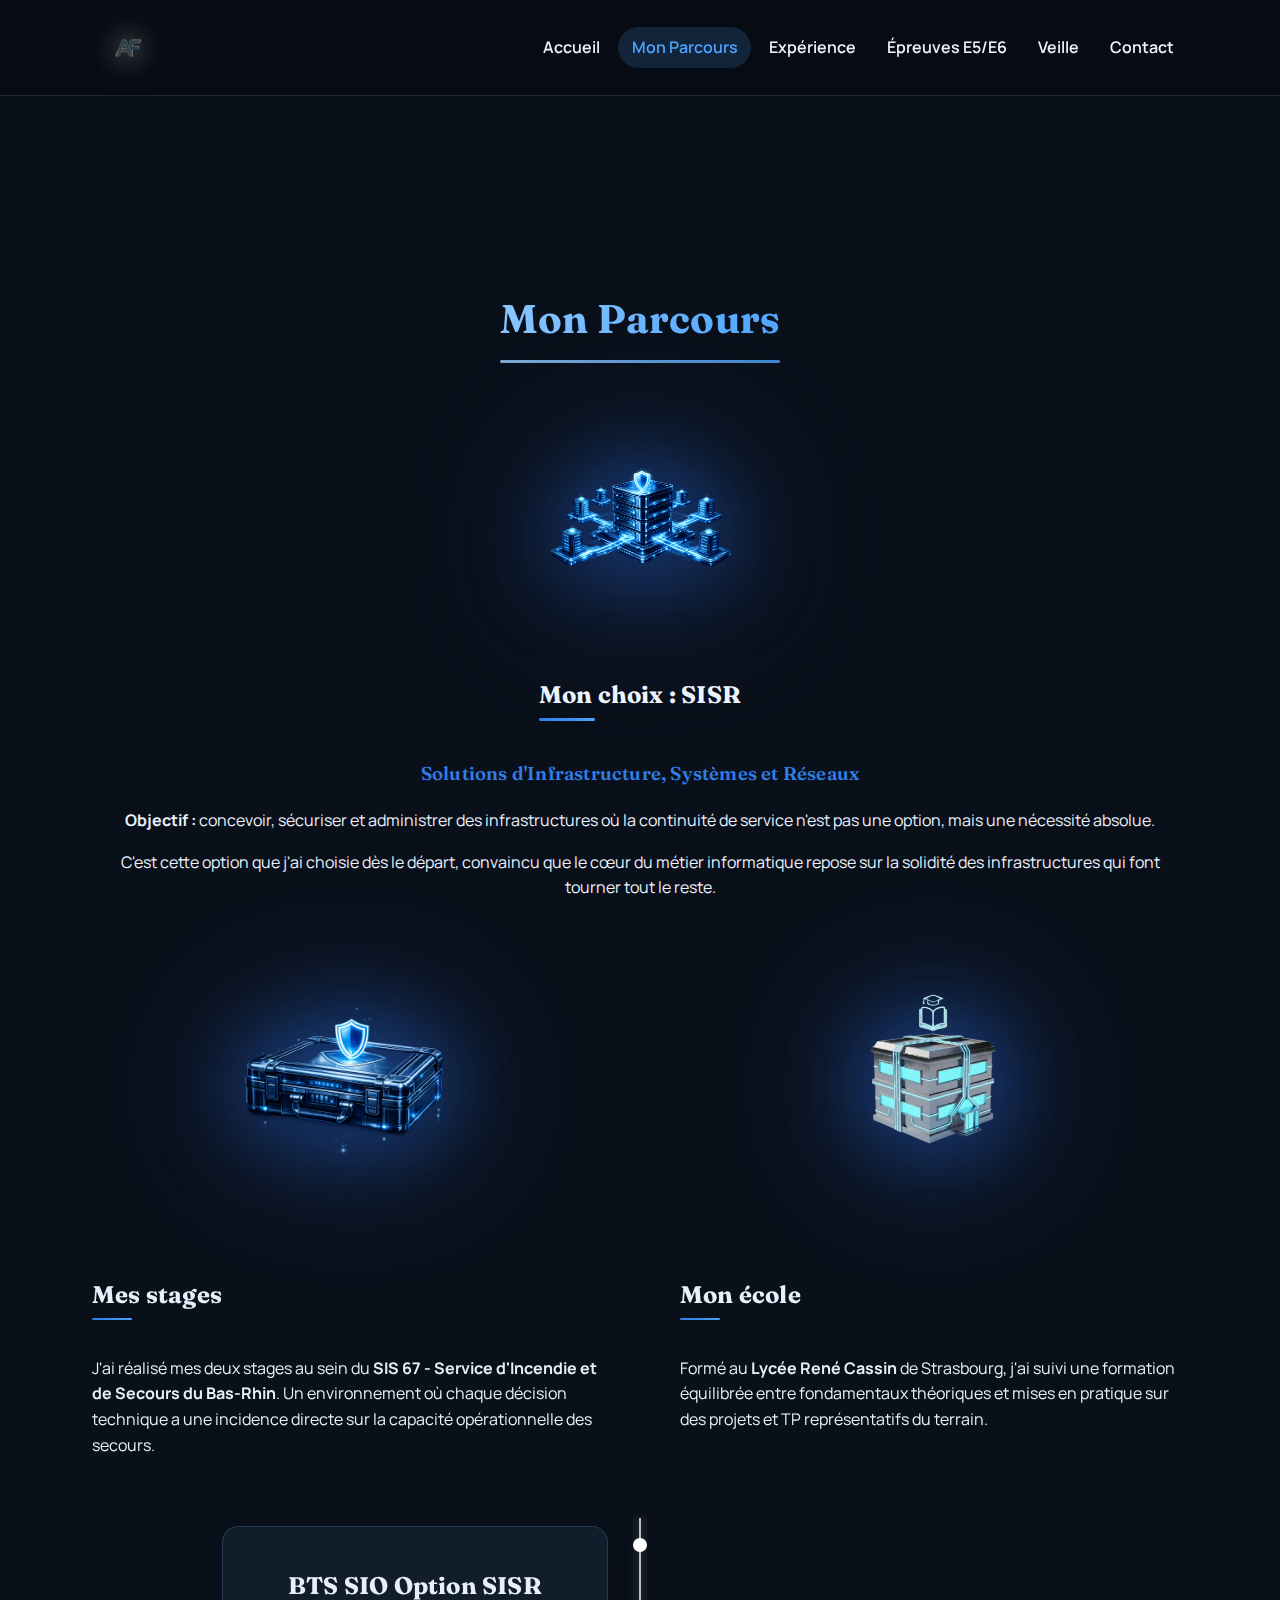
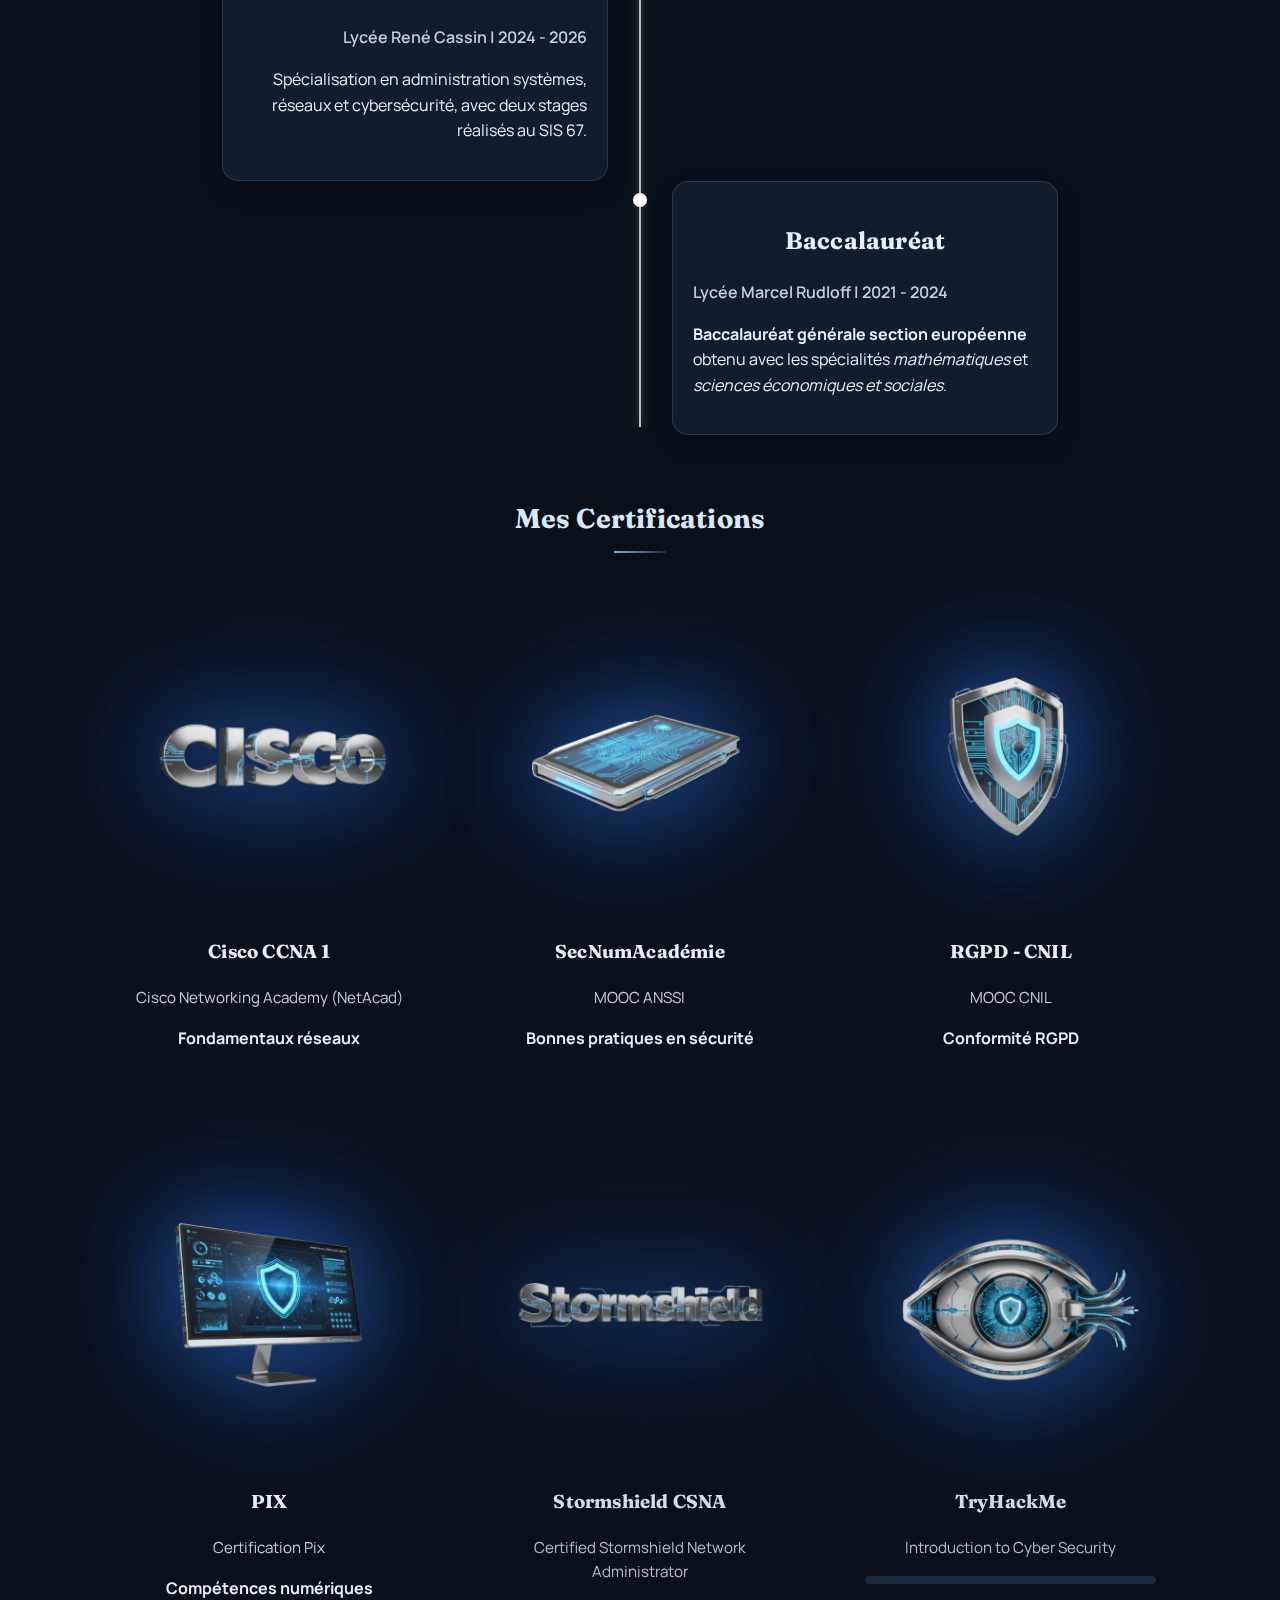
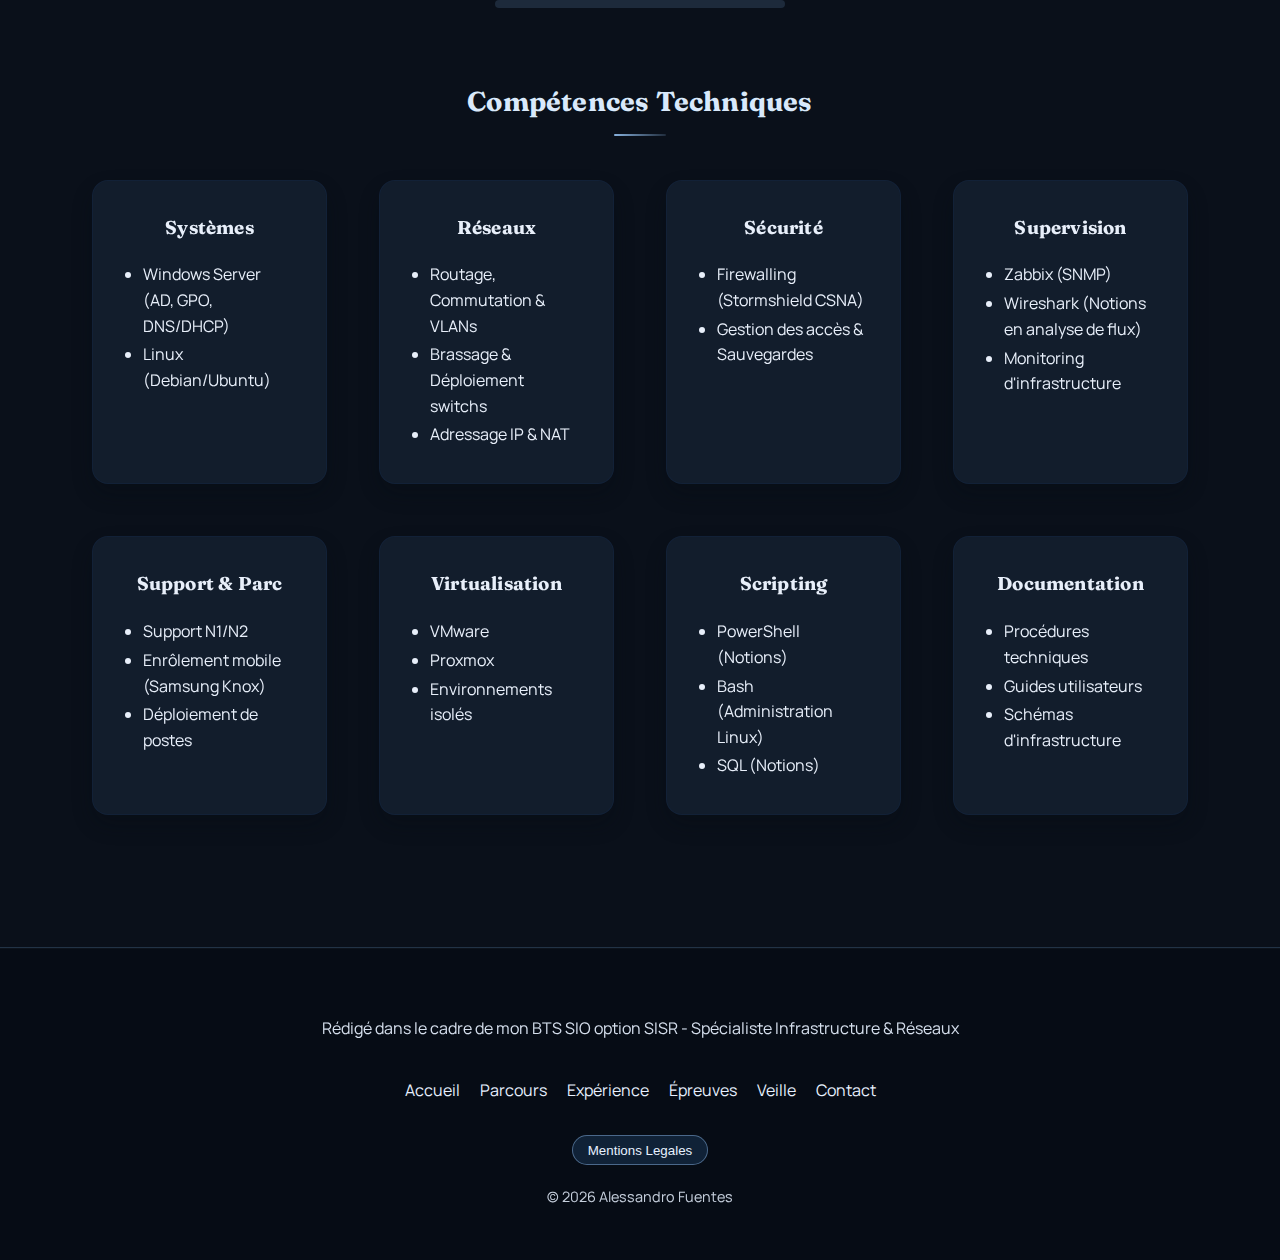
<file: pages/parcours.html>
﻿<!DOCTYPE html>
<html lang="fr">
<head>
    <meta charset="UTF-8">
    <meta name="viewport" content="width=device-width, initial-scale=1.0">
    <title>Mon Parcours - Alessandro Fuentes | BTS SIO SISR</title>
    <link rel="preconnect" href="https://fonts.googleapis.com">
    <link rel="preconnect" href="https://fonts.gstatic.com" crossorigin>
    <link href="https://fonts.googleapis.com/css2?family=Inter:wght@300;400;500;600;700&display=swap" rel="stylesheet">
    <link rel="stylesheet" href="../assets/css/Style.css">
</head>
<body>

    
    <!-- === Navigation === -->
    <nav class="navbar" aria-labelledby="main-menu-title">
        <h2 id="main-menu-title" class="visually-hidden">Menu principal</h2>
        <div class="nav-container">
            <a href="../index.html" class="logo-container" aria-label="Accueil Alessandro Fuentes">
                <img src="../assets/images/logo-site.png" alt="Alessandro Fuentes - Portfolio BTS SIO SISR" class="site-logo">
            </a>
            <ul class="nav-links" role="list">
                <li><a href="../index.html">Accueil</a></li>
                <li><a href="parcours.html" class="nav-active" aria-current="page">Mon Parcours</a></li>
                <li><a href="experience.html">Expérience</a></li>
                <li><a href="epreuves.html">Épreuves E5/E6</a></li>
                <li><a href="veille.html">Veille</a></li>
                <li><a href="contact.html">Contact</a></li>
            </ul>
        </div>
    </nav>

    <!-- === Contenu principal === -->
    <main class="content">
        <!-- === Parcours === -->
        <section id="parcours" class="section" aria-labelledby="parcours-title">
            <h1 id="parcours-title" class="section-title title-with-effect">Mon Parcours</h1>

            
            <!-- === Choix SISR === -->
            <article class="choice-section centered-choice card card--glow">
                <div class="sisr-icon-container">
                    <img src="../assets/images/reseaux.png" alt="Icône Solutions d'Infrastructure, Systèmes et Réseaux (SISR)" class="section-icon">
                </div>
                <h2>Mon choix : SISR</h2>
                <h3 class="subtitle sisr-highlight">Solutions d'Infrastructure, Systèmes et Réseaux</h3>
                <p>
                    <strong>Objectif :</strong> concevoir, s&eacute;curiser et administrer des infrastructures o&ugrave; la continuit&eacute; de service n'est pas une option, mais une n&eacute;cessit&eacute; absolue.
                </p>
                <p>
                    C'est cette option que j'ai choisie d&egrave;s le d&eacute;part, convaincu que le c&oelig;ur du m&eacute;tier informatique repose sur la solidit&eacute; des infrastructures qui font tourner tout le reste.
                </p>
            </article>

            
            <!-- === Stage / Ecole === -->
            <div class="stage-ecole-grid">
                <article class="info-card card card--glow" role="group" aria-labelledby="stage-title">
                    <div class="card-header-icon">
                        <img src="../assets/images/sdis67-pompier.png" alt="Icône SDIS 67 - Service Départemental d'Incendie et de Secours" class="card-icon">
                    </div>
                    <h2 id="stage-title">Mes stages</h2>
                    <p>J'ai r&eacute;alis&eacute; mes deux stages au sein du <strong>SIS 67 - Service d'Incendie et de Secours du Bas-Rhin</strong>. Un environnement o&ugrave; chaque d&eacute;cision technique a une incidence directe sur la capacit&eacute; op&eacute;rationnelle des secours.</p>
                </article>

                <article class="info-card card card--glow" role="group" aria-labelledby="ecole-title">
                    <div class="card-header-icon">
                        <img src="../assets/images/lycee-cassin.png" alt="Icône Lycée René Cassin Strasbourg" class="card-icon">
                    </div>
                    <h2 id="ecole-title">Mon école</h2>
                    <p>Form&eacute; au <strong>Lyc&eacute;e Ren&eacute; Cassin</strong> de Strasbourg, j'ai suivi une formation &eacute;quilibr&eacute;e entre fondamentaux th&eacute;oriques et mises en pratique sur des projets et TP repr&eacute;sentatifs du terrain.</p>
                </article>
            </div>

            
            <!-- === Timeline === -->
            <div class="timeline alt-timeline" role="list">
                <div class="timeline-item left-item" role="listitem">
                    <div class="timeline-dot" aria-hidden="true"></div>
                    <article class="timeline-content card card--glow">
                        <h2>BTS SIO Option SISR</h2>
                        <time class="date" datetime="2024-09">Lycée René Cassin | 2024 - 2026</time>
                        <p>Sp&eacute;cialisation en administration syst&egrave;mes, r&eacute;seaux et cybers&eacute;curit&eacute;, avec deux stages r&eacute;alis&eacute;s au SIS 67.</p>
                    </article>
                </div>

                <div class="timeline-item right-item" role="listitem">
                    <div class="timeline-dot" aria-hidden="true"></div>
                    <article class="timeline-content card card--glow">
                        <h2>Baccalauréat</h2>
                        <time class="date" datetime="2021-09">Lycée Marcel Rudloff | 2021 - 2024</time>
                        <p><strong>Baccalauréat générale section européenne</strong> obtenu avec les spécialités <em>mathématiques</em> et <em>sciences économiques et sociales</em>.</p>
                    </article>
                </div>
            </div>

            
            <!-- === Certifications === -->
            <div class="certifications-section">
                <h2 class="section-subtitle section-subtitle-centered certif-subtitle">Mes Certifications</h2>
                <div class="certifications-grid-uniform" role="list">
                    <article class="cert-card-uniform ccna-card card--glow" role="listitem">
                        <img src="../assets/images/ccna-cisco.png" alt="Badge Cisco CCNA 1 NetAcad" class="cert-icon-premium">
                        <h3>Cisco CCNA 1</h3>
                        <p class="cert-org">Cisco Networking Academy (NetAcad)</p>
                        <p><strong>Fondamentaux réseaux</strong></p>
                    </article>

                    <article class="cert-card-uniform tryhackme-card card--glow" role="listitem">
                        <img src="../assets/images/secnum-anssi.png" alt="Certificat TryHackMe Introduction to Cyber Security" class="cert-icon-premium">
                        <h3>SecNumAcadémie</h3>
                        <p class="cert-org">MOOC ANSSI</p>
                        <p><strong>Bonnes pratiques en sécurité</strong></p>
                    </article>

                    <article class="cert-card-uniform rgpd-card card--glow" role="listitem">
                        <img src="../assets/images/rgpd-cnil.png" alt="Attestation RGPD MOOC CNIL" class="cert-icon-premium">
                        <h3>RGPD - CNIL</h3>
                        <p class="cert-org">MOOC CNIL</p>
                        <p><strong>Conformité RGPD</strong></p>
                    </article>

                    <article class="cert-card-uniform secnum-card card--glow" role="listitem">
                        <img src="../assets/images/pix.png" alt="Certificat SecNumAcadémie ANSSI" class="cert-icon-premium">
                        <h3>PIX</h3>
                        <p class="cert-org">Certification Pix</p>
                        <p><strong>Compétences numériques</strong></p>
                    </article>

                    <article class="cert-card-uniform placeholder-card card--glow" role="listitem">
                        <img src="../assets/images/cert-target.png" alt="Objectif certification 2026" class="cert-icon-premium">
                        <h3>Stormshield CSNA</h3>
                        <p class="cert-org">Certified Stormshield Network Administrator</p>
                        <div class="loading-bar" aria-label="Progression objectif">
                        <div class="loading-progress" style="width: 70%;"></div>
                        </div>
                    </article>

                    <article class="cert-card-uniform placeholder-card card--glow" role="listitem">
                        <img src="../assets/images/cert-progress.png" alt="Certification en cours 2026" class="cert-icon-premium">
                        <h3>TryHackMe</h3>
                        <p class="cert-org">Introduction to Cyber Security</p>
                        <div class="loading-bar" aria-label="Progression certification">
                        <div class="loading-progress" style="width: 70%;"></div>
                        </div>
                    </article>
                </div>
            </div>

            
 <!-- === Competences techniques === -->
 <h2 class="section-subtitle section-subtitle-centered">Compétences Techniques</h2>
<div class="skills-grid-8" role="list">
    
    <article class="skill-card card card--glow" style="--halo-color: #007bff;" role="listitem">
        <h3>Systèmes</h3>
        <ul class="skill-list" role="list">
            <li>Windows Server (AD, GPO, DNS/DHCP)</li>
            <li>Linux (Debian/Ubuntu)</li>
        </ul>
    </article>

    <article class="skill-card card card--glow" style="--halo-color: #28a745;" role="listitem">
        <h3>Réseaux</h3>
        <ul class="skill-list" role="list">
            <li>Routage, Commutation & VLANs</li>
            <li>Brassage & Déploiement switchs</li>
            <li>Adressage IP & NAT</li>
        </ul>
    </article>

    <article class="skill-card card card--glow" style="--halo-color: #dc3545;" role="listitem">
        <h3>Sécurité</h3>
        <ul class="skill-list" role="list">
            <li>Firewalling (Stormshield CSNA)</li>
            <li>Gestion des accès & Sauvegardes</li>
        </ul>
    </article>

    <article class="skill-card card card--glow" style="--halo-color: #ffc107;" role="listitem">
        <h3>Supervision</h3>
        <ul class="skill-list" role="list">
            <li>Zabbix (SNMP)</li>
            <li>Wireshark (Notions en analyse de flux)</li>
            <li>Monitoring d'infrastructure</li>
        </ul>
    </article>

    <article class="skill-card card card--glow" style="--halo-color: #20c997;" role="listitem">
        <h3>Support & Parc</h3>
        <ul class="skill-list" role="list">
            <li>Support N1/N2</li>
            <li>Enrôlement mobile (Samsung Knox)</li>
            <li>Déploiement de postes</li>
        </ul>
    </article>

    <article class="skill-card card card--glow" style="--halo-color: #17a2b8;" role="listitem">
        <h3>Virtualisation</h3>
        <ul class="skill-list" role="list">
            <li>VMware</li>
            <li>Proxmox</li>
            <li>Environnements isolés</li>
        </ul>
    </article>

    <article class="skill-card card card--glow" style="--halo-color: #17a2b8;" role="listitem">
        <h3>Scripting</h3>
        <ul class="skill-list" role="list">
            <li>PowerShell (Notions)</li>
            <li>Bash (Administration Linux)</li>
            <li>SQL (Notions)</li>
        </ul>
    </article>

    <article class="skill-card card card--glow" style="--halo-color: #fd7e14;" role="listitem">
        <h3>Documentation</h3>
        <ul class="skill-list" role="list">
            <li>Procédures techniques</li>
            <li>Guides utilisateurs</li>
            <li>Schémas d'infrastructure</li>
        </ul>
    </article>
</div>
        </section>
    </main>

    <!-- === Footer === -->
    <footer class="footer" role="contentinfo">
  <div class="footer-content">
    <p class="about-brief">
      Rédigé dans le cadre de mon BTS SIO option SISR - Spécialiste Infrastructure & Réseaux
    </p>

    <nav class="footer-navbar" aria-label="Navigation rapide">
      <div class="footer-links" role="list">
        <a href="../index.html">Accueil</a>
        <a href="parcours.html">Parcours</a>
        <a href="experience.html">Expérience</a>
        <a href="epreuves.html">Épreuves</a>
        <a href="veille.html">Veille</a>
        <a href="contact.html">Contact</a>
      </div>
      <button class="mentions-trigger footer-mentions" aria-label="Ouvrir les mentions légales">
        Mentions Legales
      </button>
    </nav>

    <div class="copyright">© 2026 Alessandro Fuentes</div>
  </div>
</footer>

    <script src="../assets/js/main.js" defer></script>
</body>
</html>
</file>
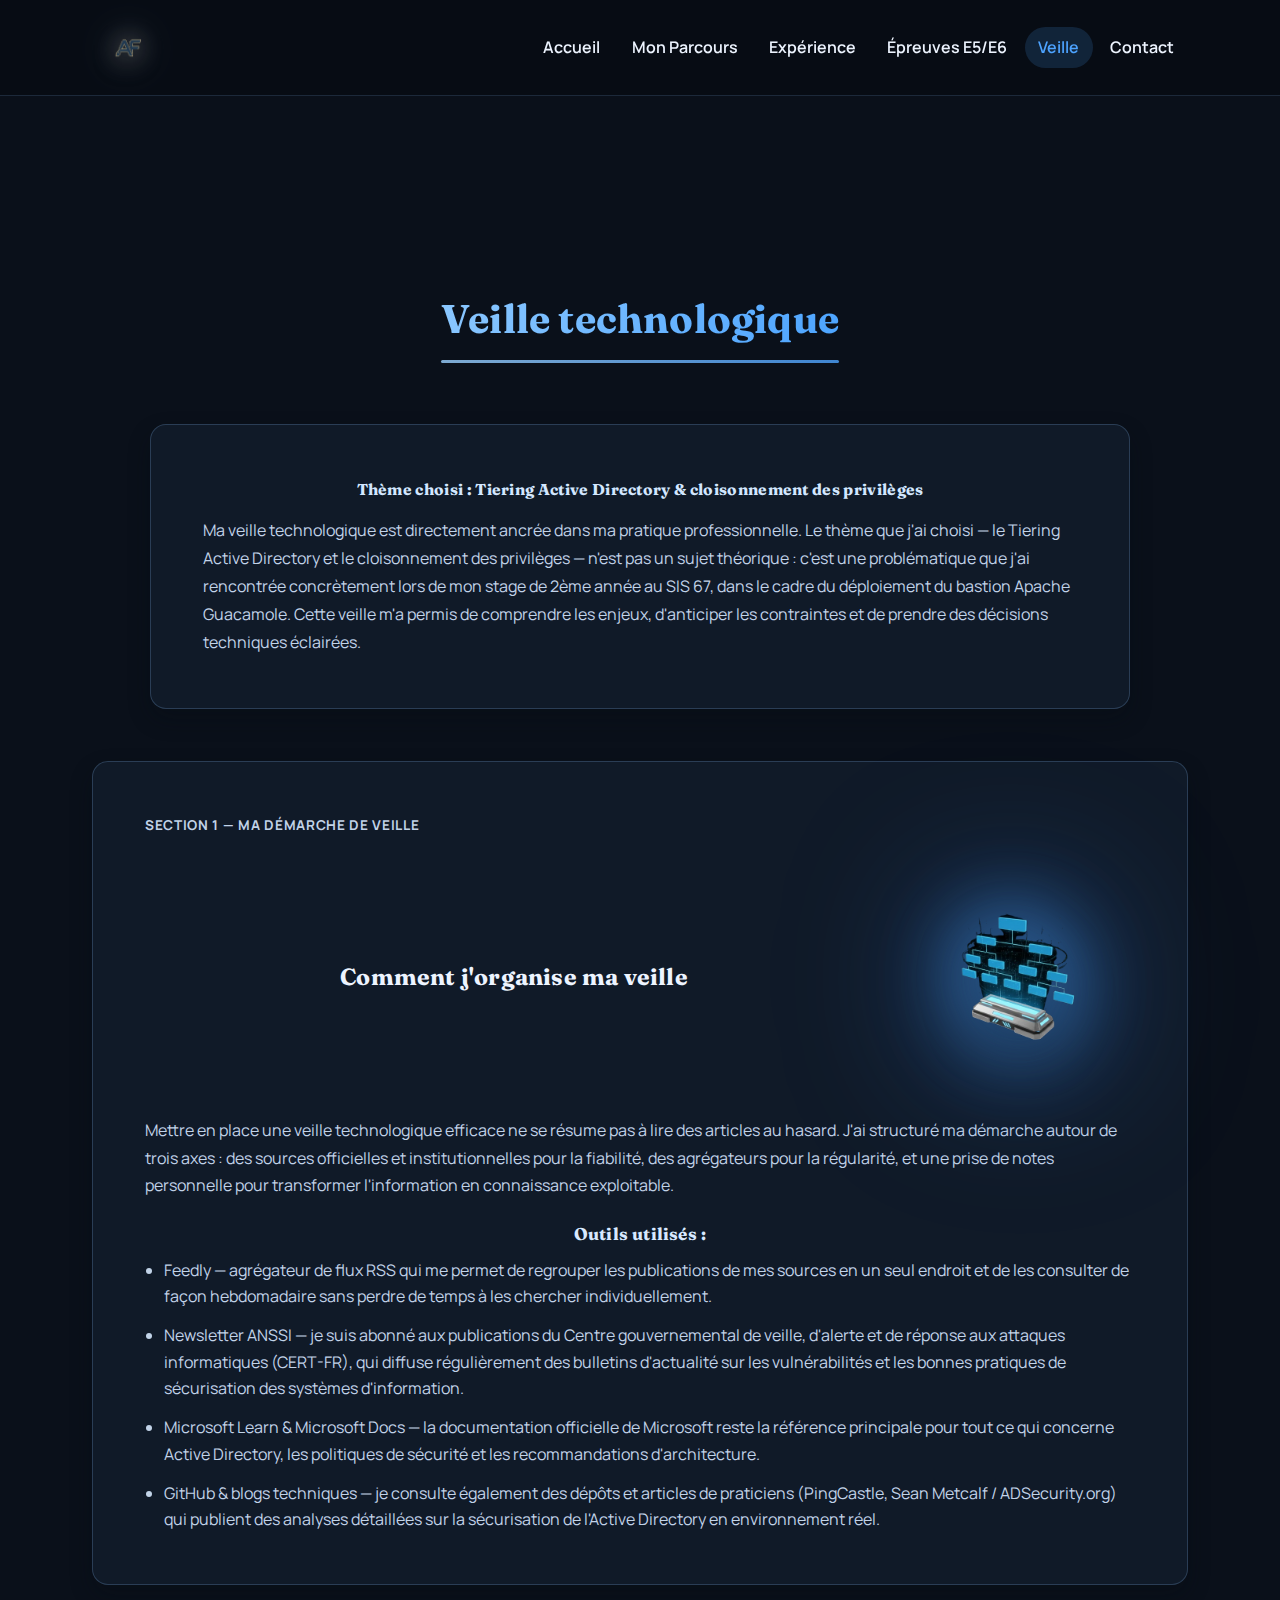
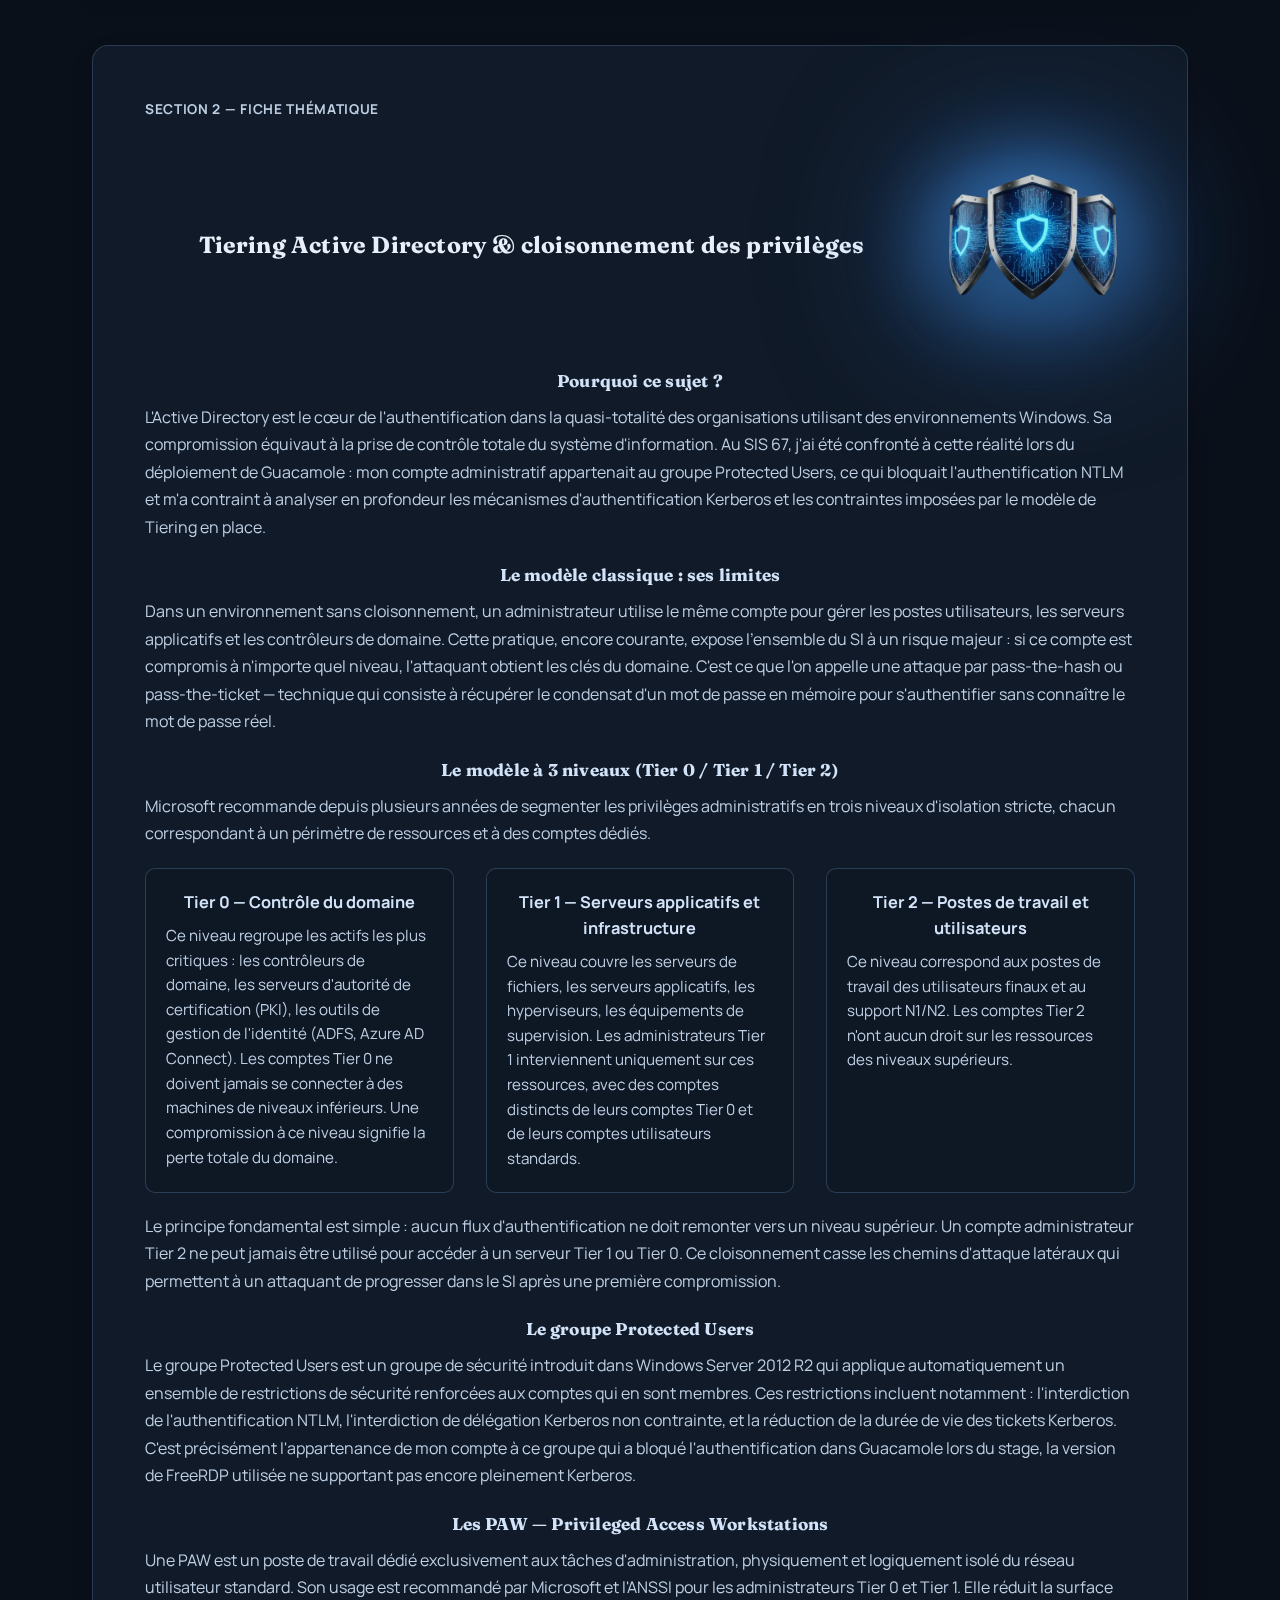
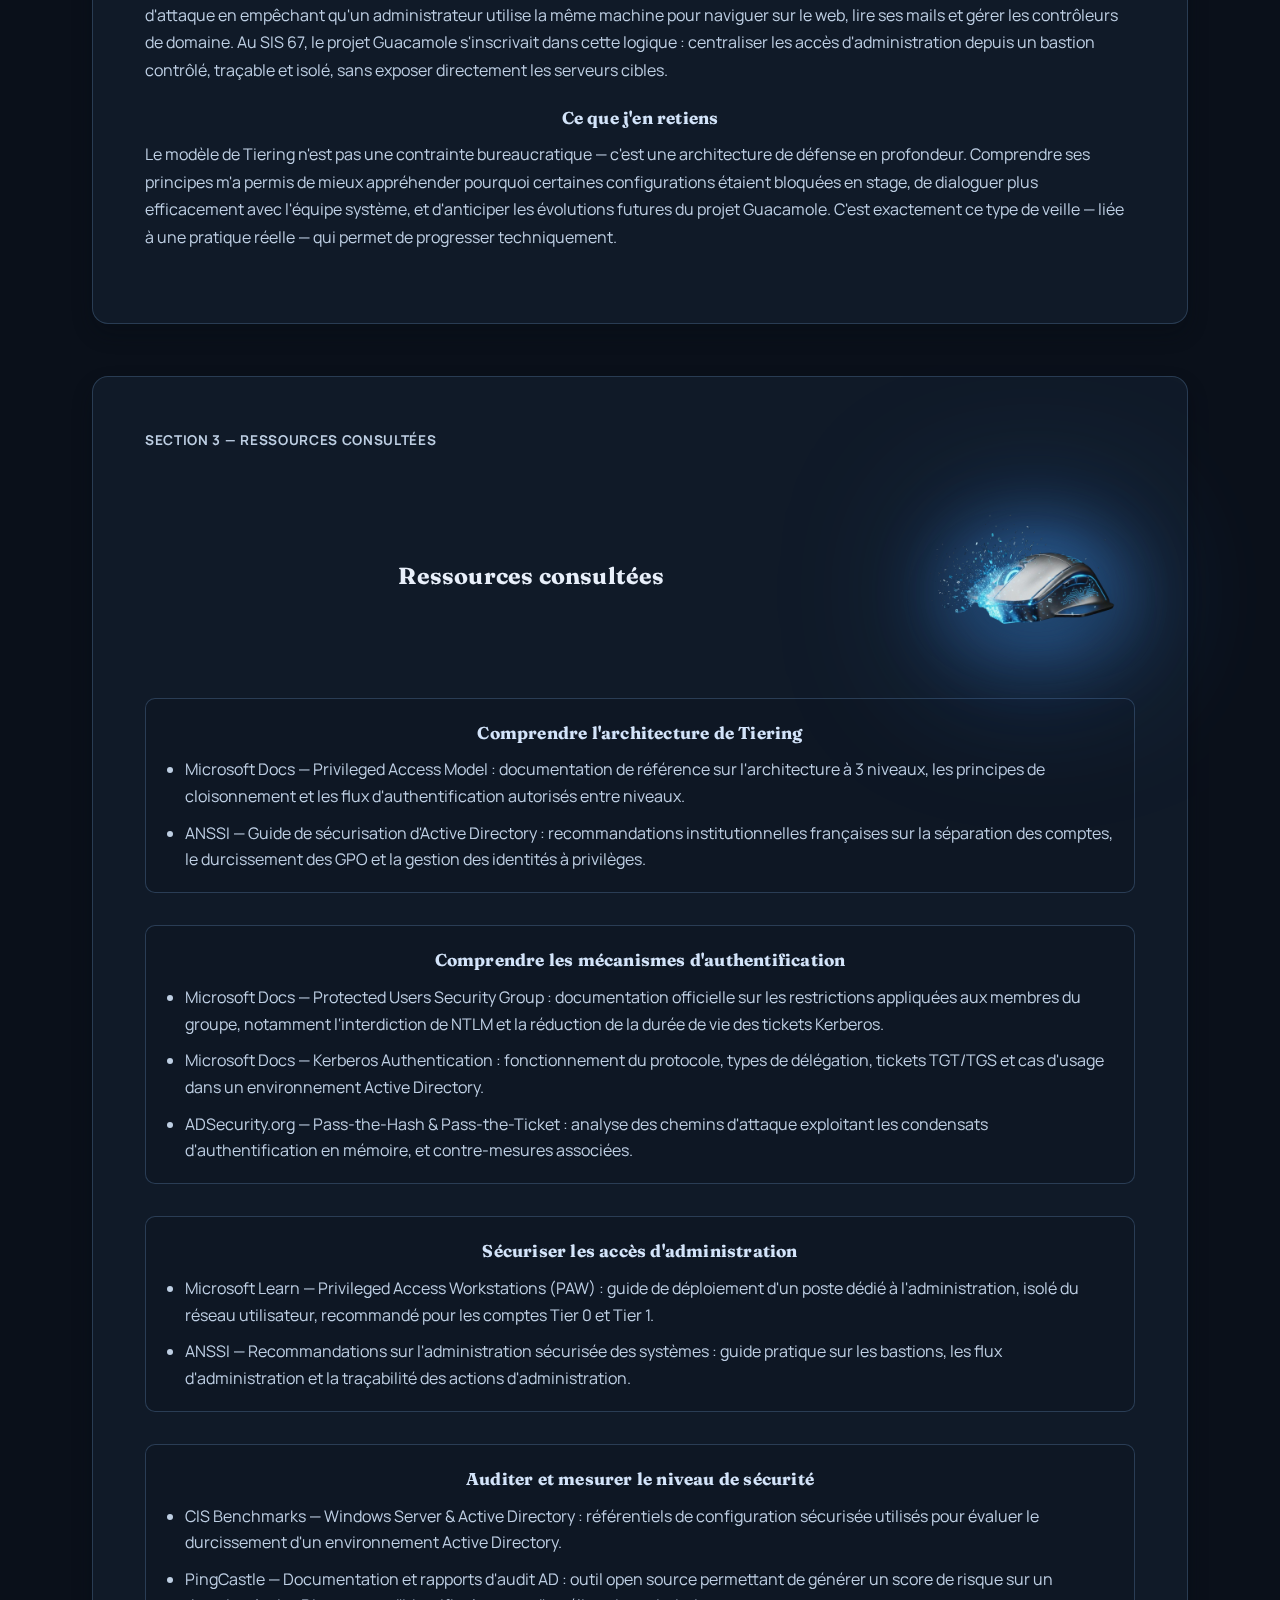
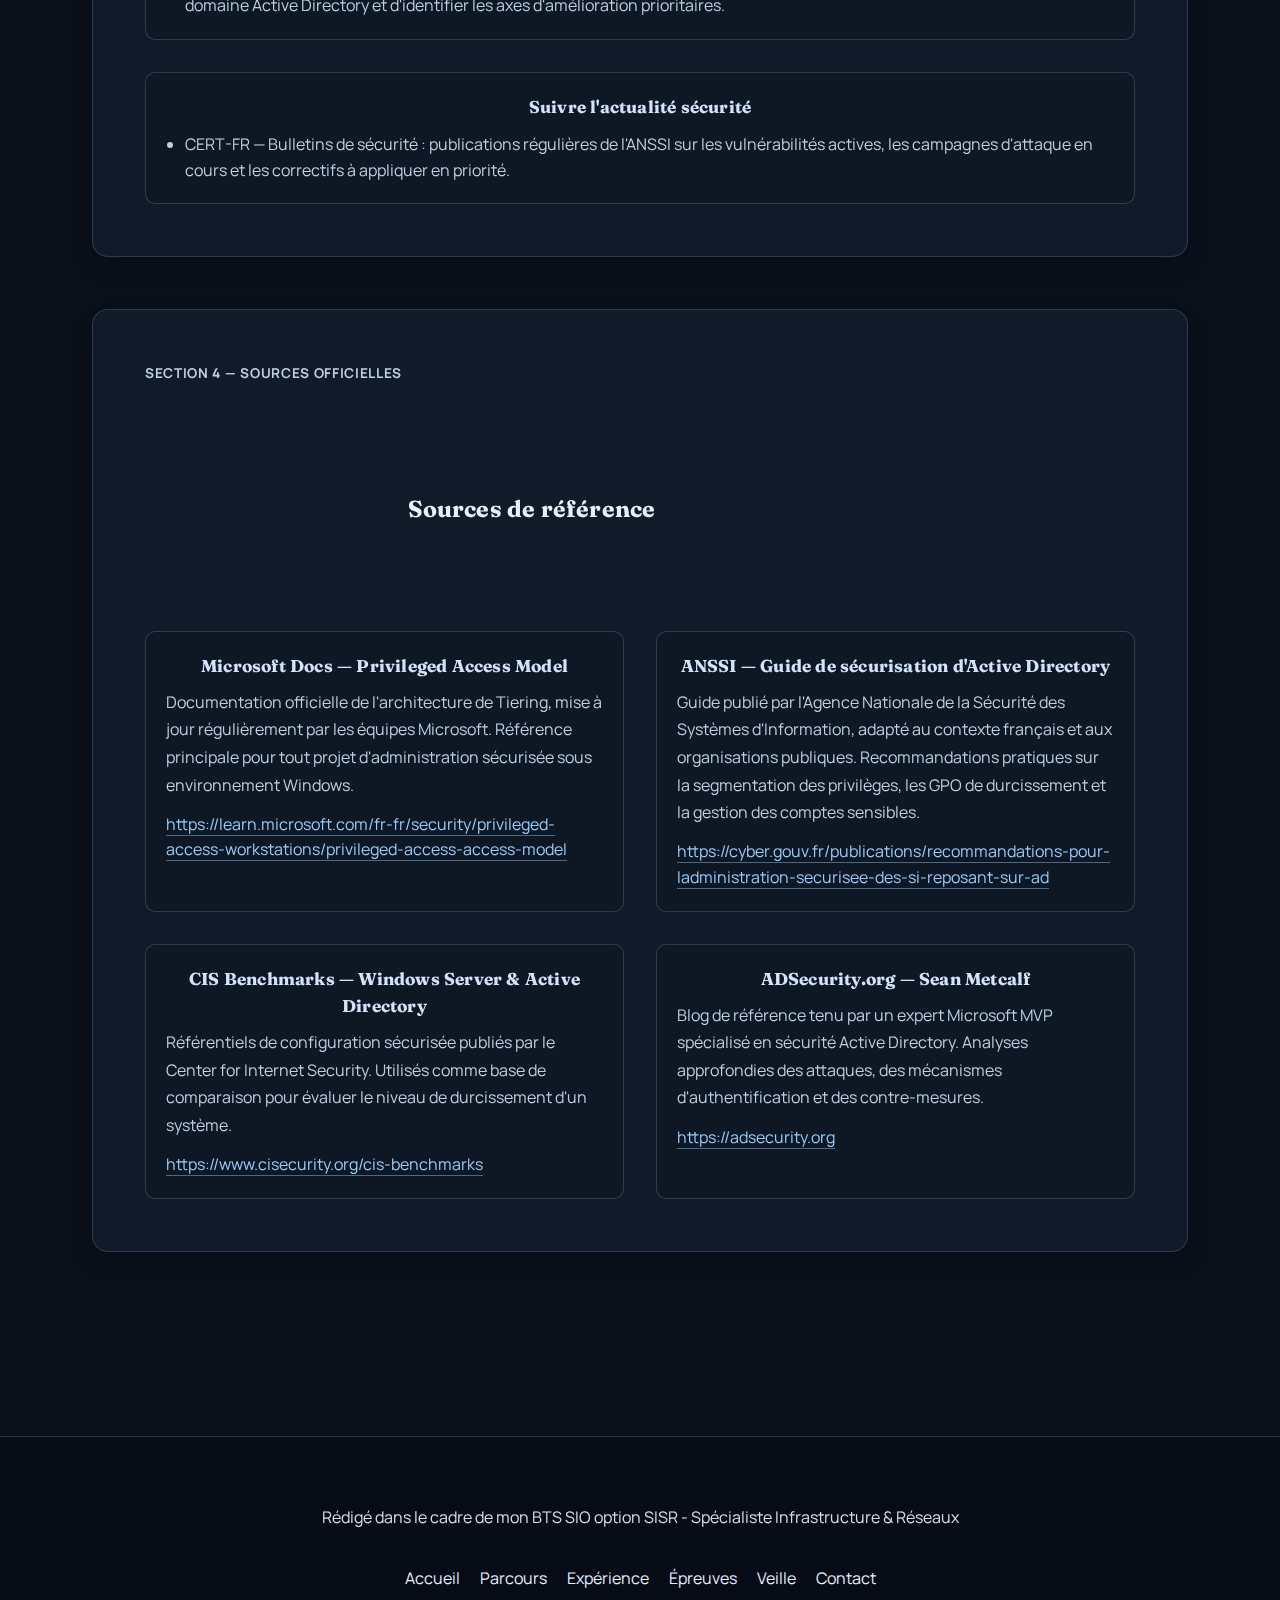
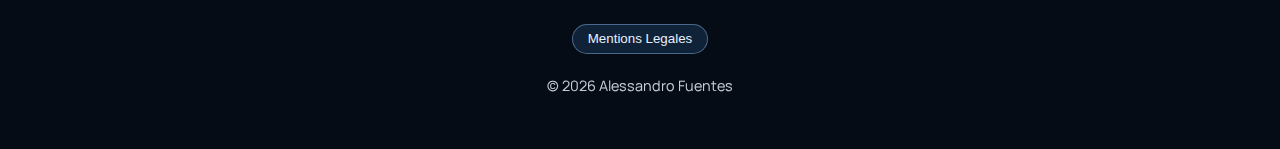
<file: pages/veille.html>
<!DOCTYPE html>
<html lang="fr">
<head>
    <meta charset="UTF-8">
    <meta name="viewport" content="width=device-width, initial-scale=1.0">
    <title>Veille technologique - Alessandro Fuentes</title>
    <link rel="preconnect" href="https://fonts.googleapis.com">
    <link rel="preconnect" href="https://fonts.gstatic.com" crossorigin>
    <link href="https://fonts.googleapis.com/css2?family=Inter:wght@300;400;500;600;700&display=swap" rel="stylesheet">
    <link rel="stylesheet" href="../assets/css/Style.css">
</head>
<body>

    <!-- === Navigation === -->
    <nav class="navbar" aria-labelledby="main-menu-title">
        <h2 id="main-menu-title" class="visually-hidden">Menu principal</h2>
        <div class="nav-container">
            <a href="../index.html" class="logo-container" aria-label="Accueil Alessandro Fuentes">
                <img src="../assets/images/logo-site.png" alt="Alessandro FUENTES" class="site-logo">
            </a>
            <ul class="nav-links" role="list">
                <li><a href="../index.html">Accueil</a></li>
                <li><a href="parcours.html">Mon Parcours</a></li>
                <li><a href="experience.html">Exp&eacute;rience</a></li>
                <li><a href="epreuves.html">&Eacute;preuves E5/E6</a></li>
                <li><a href="veille.html" class="nav-active" aria-current="page">Veille</a></li>
                <li><a href="contact.html">Contact</a></li>
            </ul>
        </div>
    </nav>

    <!-- === Contenu principal === -->
    <main class="content">
        <section id="veille" class="section" aria-labelledby="veille-title">
            <h1 id="veille-title" class="section-title title-with-effect">Veille technologique</h1>

            <article class="card card--glow veille-intro-card">
                <h2 class="veille-theme-mini-title">Thème choisi : Tiering Active Directory &amp; cloisonnement des privilèges</h2>
                <p>
                    Ma veille technologique est directement ancrée dans ma pratique professionnelle. Le thème que j'ai choisi — le Tiering Active Directory et le cloisonnement des privilèges — n'est pas un sujet théorique : c'est une problématique que j'ai rencontrée concrètement lors de mon stage de 2ème année au SIS 67, dans le cadre du déploiement du bastion Apache Guacamole. Cette veille m'a permis de comprendre les enjeux, d'anticiper les contraintes et de prendre des décisions techniques éclairées.
                </p>
            </article>

            <section class="card card--glow veille-block" aria-labelledby="veille-method-title">
                <p class="veille-kicker">Section 1 — Ma démarche de veille</p>
                <div class="veille-title-row">
                    <img src="../assets/images/veille_S1.png" alt="Illustration section veille 1" class="veille-title-icon veille-title-icon--s1" loading="lazy">
                    <h2 id="veille-method-title" class="veille-block-title">Comment j'organise ma veille</h2>
                </div>
                <p>
                    Mettre en place une veille technologique efficace ne se résume pas à lire des articles au hasard. J'ai structuré ma démarche autour de trois axes : des sources officielles et institutionnelles pour la fiabilité, des agrégateurs pour la régularité, et une prise de notes personnelle pour transformer l'information en connaissance exploitable.
                </p>
                <h3 class="veille-subtitle">Outils utilisés :</h3>
                <ul class="veille-tools-list">
                    <li>Feedly — agrégateur de flux RSS qui me permet de regrouper les publications de mes sources en un seul endroit et de les consulter de façon hebdomadaire sans perdre de temps à les chercher individuellement.</li>
                    <li>Newsletter ANSSI — je suis abonné aux publications du Centre gouvernemental de veille, d'alerte et de réponse aux attaques informatiques (CERT-FR), qui diffuse régulièrement des bulletins d'actualité sur les vulnérabilités et les bonnes pratiques de sécurisation des systèmes d'information.</li>
                    <li>Microsoft Learn &amp; Microsoft Docs — la documentation officielle de Microsoft reste la référence principale pour tout ce qui concerne Active Directory, les politiques de sécurité et les recommandations d'architecture.</li>
                    <li>GitHub &amp; blogs techniques — je consulte également des dépôts et articles de praticiens (PingCastle, Sean Metcalf / ADSecurity.org) qui publient des analyses détaillées sur la sécurisation de l'Active Directory en environnement réel.</li>
                </ul>
            </section>

            <section class="card card--glow veille-block" aria-labelledby="veille-theme-title">
                <p class="veille-kicker">Section 2 — Fiche thématique</p>
                <div class="veille-title-row">
                    <img src="../assets/images/veille_S2.png" alt="Illustration section veille 2" class="veille-title-icon" loading="lazy">
                    <h2 id="veille-theme-title" class="veille-block-title">Tiering Active Directory &amp; cloisonnement des privilèges</h2>
                </div>

                <h3 class="veille-subtitle">Pourquoi ce sujet ?</h3>
                <p>
                    L'Active Directory est le cœur de l'authentification dans la quasi-totalité des organisations utilisant des environnements Windows. Sa compromission équivaut à la prise de contrôle totale du système d'information. Au SIS 67, j'ai été confronté à cette réalité lors du déploiement de Guacamole : mon compte administratif appartenait au groupe Protected Users, ce qui bloquait l'authentification NTLM et m'a contraint à analyser en profondeur les mécanismes d'authentification Kerberos et les contraintes imposées par le modèle de Tiering en place.
                </p>

                <h3 class="veille-subtitle">Le modèle classique : ses limites</h3>
                <p>
                    Dans un environnement sans cloisonnement, un administrateur utilise le même compte pour gérer les postes utilisateurs, les serveurs applicatifs et les contrôleurs de domaine. Cette pratique, encore courante, expose l'ensemble du SI à un risque majeur : si ce compte est compromis à n'importe quel niveau, l'attaquant obtient les clés du domaine. C'est ce que l'on appelle une attaque par pass-the-hash ou pass-the-ticket — technique qui consiste à récupérer le condensat d'un mot de passe en mémoire pour s'authentifier sans connaître le mot de passe réel.
                </p>

                <h3 class="veille-subtitle">Le modèle à 3 niveaux (Tier 0 / Tier 1 / Tier 2)</h3>
                <p>
                    Microsoft recommande depuis plusieurs années de segmenter les privilèges administratifs en trois niveaux d'isolation stricte, chacun correspondant à un périmètre de ressources et à des comptes dédiés.
                </p>
                <div class="veille-tier-grid">
                    <article class="veille-tier-card">
                        <h4>Tier 0 — Contrôle du domaine</h4>
                        <p>
                            Ce niveau regroupe les actifs les plus critiques : les contrôleurs de domaine, les serveurs d'autorité de certification (PKI), les outils de gestion de l'identité (ADFS, Azure AD Connect). Les comptes Tier 0 ne doivent jamais se connecter à des machines de niveaux inférieurs. Une compromission à ce niveau signifie la perte totale du domaine.
                        </p>
                    </article>
                    <article class="veille-tier-card">
                        <h4>Tier 1 — Serveurs applicatifs et infrastructure</h4>
                        <p>
                            Ce niveau couvre les serveurs de fichiers, les serveurs applicatifs, les hyperviseurs, les équipements de supervision. Les administrateurs Tier 1 interviennent uniquement sur ces ressources, avec des comptes distincts de leurs comptes Tier 0 et de leurs comptes utilisateurs standards.
                        </p>
                    </article>
                    <article class="veille-tier-card">
                        <h4>Tier 2 — Postes de travail et utilisateurs</h4>
                        <p>
                            Ce niveau correspond aux postes de travail des utilisateurs finaux et au support N1/N2. Les comptes Tier 2 n'ont aucun droit sur les ressources des niveaux supérieurs.
                        </p>
                    </article>
                </div>
                <p>
                    Le principe fondamental est simple : aucun flux d'authentification ne doit remonter vers un niveau supérieur. Un compte administrateur Tier 2 ne peut jamais être utilisé pour accéder à un serveur Tier 1 ou Tier 0. Ce cloisonnement casse les chemins d'attaque latéraux qui permettent à un attaquant de progresser dans le SI après une première compromission.
                </p>

                <h3 class="veille-subtitle">Le groupe Protected Users</h3>
                <p>
                    Le groupe Protected Users est un groupe de sécurité introduit dans Windows Server 2012 R2 qui applique automatiquement un ensemble de restrictions de sécurité renforcées aux comptes qui en sont membres. Ces restrictions incluent notamment : l'interdiction de l'authentification NTLM, l'interdiction de délégation Kerberos non contrainte, et la réduction de la durée de vie des tickets Kerberos. C'est précisément l'appartenance de mon compte à ce groupe qui a bloqué l'authentification dans Guacamole lors du stage, la version de FreeRDP utilisée ne supportant pas encore pleinement Kerberos.
                </p>

                <h3 class="veille-subtitle">Les PAW — Privileged Access Workstations</h3>
                <p>
                    Une PAW est un poste de travail dédié exclusivement aux tâches d'administration, physiquement et logiquement isolé du réseau utilisateur standard. Son usage est recommandé par Microsoft et l'ANSSI pour les administrateurs Tier 0 et Tier 1. Elle réduit la surface d'attaque en empêchant qu'un administrateur utilise la même machine pour naviguer sur le web, lire ses mails et gérer les contrôleurs de domaine. Au SIS 67, le projet Guacamole s'inscrivait dans cette logique : centraliser les accès d'administration depuis un bastion contrôlé, traçable et isolé, sans exposer directement les serveurs cibles.
                </p>

                <h3 class="veille-subtitle">Ce que j'en retiens</h3>
                <p>
                    Le modèle de Tiering n'est pas une contrainte bureaucratique — c'est une architecture de défense en profondeur. Comprendre ses principes m'a permis de mieux appréhender pourquoi certaines configurations étaient bloquées en stage, de dialoguer plus efficacement avec l'équipe système, et d'anticiper les évolutions futures du projet Guacamole. C'est exactement ce type de veille — liée à une pratique réelle — qui permet de progresser techniquement.
                </p>
            </section>

            <section class="card card--glow veille-block" aria-labelledby="veille-history-title">
                <p class="veille-kicker">Section 3 — Ressources consultées</p>
                <div class="veille-title-row">
                    <img src="../assets/images/veille_S3.png" alt="Illustration section veille 3" class="veille-title-icon" loading="lazy">
                    <h2 id="veille-history-title" class="veille-block-title">Ressources consultées</h2>
                </div>

                <div class="veille-resources-grid">
                    <article class="veille-resource-group">
                        <h3 class="veille-subtitle">Comprendre l'architecture de Tiering</h3>
                        <ul class="veille-resources-list">
                            <li>Microsoft Docs — Privileged Access Model : documentation de référence sur l'architecture à 3 niveaux, les principes de cloisonnement et les flux d'authentification autorisés entre niveaux.</li>
                            <li>ANSSI — Guide de sécurisation d'Active Directory : recommandations institutionnelles françaises sur la séparation des comptes, le durcissement des GPO et la gestion des identités à privilèges.</li>
                        </ul>
                    </article>

                    <article class="veille-resource-group">
                        <h3 class="veille-subtitle">Comprendre les mécanismes d'authentification</h3>
                        <ul class="veille-resources-list">
                            <li>Microsoft Docs — Protected Users Security Group : documentation officielle sur les restrictions appliquées aux membres du groupe, notamment l'interdiction de NTLM et la réduction de la durée de vie des tickets Kerberos.</li>
                            <li>Microsoft Docs — Kerberos Authentication : fonctionnement du protocole, types de délégation, tickets TGT/TGS et cas d'usage dans un environnement Active Directory.</li>
                            <li>ADSecurity.org — Pass-the-Hash &amp; Pass-the-Ticket : analyse des chemins d'attaque exploitant les condensats d'authentification en mémoire, et contre-mesures associées.</li>
                        </ul>
                    </article>

                    <article class="veille-resource-group">
                        <h3 class="veille-subtitle">Sécuriser les accès d'administration</h3>
                        <ul class="veille-resources-list">
                            <li>Microsoft Learn — Privileged Access Workstations (PAW) : guide de déploiement d'un poste dédié à l'administration, isolé du réseau utilisateur, recommandé pour les comptes Tier 0 et Tier 1.</li>
                            <li>ANSSI — Recommandations sur l'administration sécurisée des systèmes : guide pratique sur les bastions, les flux d'administration et la traçabilité des actions d'administration.</li>
                        </ul>
                    </article>

                    <article class="veille-resource-group">
                        <h3 class="veille-subtitle">Auditer et mesurer le niveau de sécurité</h3>
                        <ul class="veille-resources-list">
                            <li>CIS Benchmarks — Windows Server &amp; Active Directory : référentiels de configuration sécurisée utilisés pour évaluer le durcissement d'un environnement Active Directory.</li>
                            <li>PingCastle — Documentation et rapports d'audit AD : outil open source permettant de générer un score de risque sur un domaine Active Directory et d'identifier les axes d'amélioration prioritaires.</li>
                        </ul>
                    </article>

                    <article class="veille-resource-group">
                        <h3 class="veille-subtitle">Suivre l'actualité sécurité</h3>
                        <ul class="veille-resources-list">
                            <li>CERT-FR — Bulletins de sécurité : publications régulières de l'ANSSI sur les vulnérabilités actives, les campagnes d'attaque en cours et les correctifs à appliquer en priorité.</li>
                        </ul>
                    </article>
                </div>
            </section>

            <section class="card card--glow veille-block" aria-labelledby="veille-sources-title">
                <p class="veille-kicker">Section 4 — Sources officielles</p>
                <div class="veille-title-row">
                    <img src="../assets/images/veille_S4.png" alt="Illustration section veille 4" class="veille-title-icon" loading="lazy">
                    <h2 id="veille-sources-title" class="veille-block-title">Sources de référence</h2>
                </div>
                <div class="veille-sources-grid">
                    <article class="veille-source-card">
                        <h3>Microsoft Docs — Privileged Access Model</h3>
                        <p>
                            Documentation officielle de l'architecture de Tiering, mise à jour régulièrement par les équipes Microsoft. Référence principale pour tout projet d'administration sécurisée sous environnement Windows.
                        </p>
                        <a href="https://learn.microsoft.com/fr-fr/security/privileged-access-workstations/privileged-access-access-model" target="_blank" rel="noopener noreferrer">https://learn.microsoft.com/fr-fr/security/privileged-access-workstations/privileged-access-access-model</a>
                    </article>

                    <article class="veille-source-card">
                        <h3>ANSSI — Guide de sécurisation d'Active Directory</h3>
                        <p>
                            Guide publié par l'Agence Nationale de la Sécurité des Systèmes d'Information, adapté au contexte français et aux organisations publiques. Recommandations pratiques sur la segmentation des privilèges, les GPO de durcissement et la gestion des comptes sensibles.
                        </p>
                        <a href="https://cyber.gouv.fr/publications/recommandations-pour-ladministration-securisee-des-si-reposant-sur-ad" target="_blank" rel="noopener noreferrer">https://cyber.gouv.fr/publications/recommandations-pour-ladministration-securisee-des-si-reposant-sur-ad</a>
                    </article>

                    <article class="veille-source-card">
                        <h3>CIS Benchmarks — Windows Server &amp; Active Directory</h3>
                        <p>
                            Référentiels de configuration sécurisée publiés par le Center for Internet Security. Utilisés comme base de comparaison pour évaluer le niveau de durcissement d'un système.
                        </p>
                        <a href="https://www.cisecurity.org/cis-benchmarks" target="_blank" rel="noopener noreferrer">https://www.cisecurity.org/cis-benchmarks</a>
                    </article>

                    <article class="veille-source-card">
                        <h3>ADSecurity.org — Sean Metcalf</h3>
                        <p>
                            Blog de référence tenu par un expert Microsoft MVP spécialisé en sécurité Active Directory. Analyses approfondies des attaques, des mécanismes d'authentification et des contre-mesures.
                        </p>
                        <a href="https://adsecurity.org" target="_blank" rel="noopener noreferrer">https://adsecurity.org</a>
                    </article>
                </div>
            </section>
        </section>
    </main>

    <!-- === Footer === -->
    <footer class="footer" role="contentinfo">
  <div class="footer-content">
    <p class="about-brief">
      R&eacute;dig&eacute; dans le cadre de mon BTS SIO option SISR - Sp&eacute;cialiste Infrastructure &amp; R&eacute;seaux
    </p>

    <nav class="footer-navbar" aria-label="Navigation rapide">
      <div class="footer-links" role="list">
        <a href="../index.html">Accueil</a>
        <a href="parcours.html">Parcours</a>
        <a href="experience.html">Exp&eacute;rience</a>
        <a href="epreuves.html">&Eacute;preuves</a>
        <a href="veille.html">Veille</a>
        <a href="contact.html">Contact</a>
      </div>
      <button class="mentions-trigger footer-mentions" aria-label="Ouvrir les mentions l&eacute;gales">
        Mentions Legales
      </button>
    </nav>

    <div class="copyright">&copy; 2026 Alessandro Fuentes</div>
  </div>
</footer>

    <script src="../assets/js/main.js" defer></script>
</body>
</html>
</file>
<file: assets/css/Style.css>
/* === Base + Tokens === */
@import url('https://fonts.googleapis.com/css2?family=Manrope:wght@300;400;500;600;700&family=Fraunces:opsz,wght@9..144,600;700&display=swap');

:root {
  
  --bg: #0a101a;
  --surface: #131e2d;
  --surface-soft: #0f1825;
  --surface-strong: #172335;
  --ink: #edf4ff;
  --ink-muted: #c2d3e8;
  --accent: #4da3ff;
  --accent-2: #2f7fe6;
  --sand: #9fc2ea;
  --footer-bg: #060c15;
  --shadow-sm: 0 10px 22px rgba(6, 12, 20, 0.32);
  --shadow-md: 0 18px 38px rgba(5, 10, 18, 0.42);
  --radius-sm: 10px;
  --radius-md: 16px;
  --radius-lg: 22px;
  --space-1: 0.75rem;
  --space-2: 1.25rem;
  --space-3: 2rem;
  --space-4: 3.25rem;
  --space-5: 5rem;
}

* { box-sizing: border-box; }
html, body { height: 100%; }
body {
  margin: 0;
  font-family: 'Manrope', system-ui, sans-serif;
  line-height: 1.6;
  color: var(--ink);
  background: var(--bg);
}
img {
  max-width: 100%;
  display: block;
  transition: transform 0.3s ease, filter 0.3s ease;
}

.floating-icon,
.option-floating-icon {
  filter: drop-shadow(0 14px 28px rgba(0,0,0,0.22)) drop-shadow(0 0 28px rgba(45,108,223,0.32));
  animation: float 5s ease-in-out infinite;
}

.glow-hero {
  filter:
    drop-shadow(0 18px 36px rgba(0,0,0,0.32))
    drop-shadow(0 0 60px rgba(255,255,255,0.85))
    drop-shadow(0 0 80px rgba(45,108,223,0.65))
    drop-shadow(0 0 130px rgba(45,108,223,0.45));
}

#parcours img,
#epreuves-e5 img,
#epreuves-e6 img {
  filter:
    drop-shadow(0 12px 28px rgba(0, 0, 0, 0.22))
    drop-shadow(0 0 40px rgba(45, 108, 223, 0.65))
    drop-shadow(0 0 70px rgba(45, 108, 223, 0.45));
  animation: float 5s ease-in-out infinite;
}

.site-logo {
  animation: none;
  filter: none;
  transform: scale(1.08);
}

main.content,
main.main-centered.content {
  min-height: calc(100vh - 120px);
}

.section {
  max-width: 1200px;
  margin: 0 auto;
  padding: calc(var(--space-5) + 0.5rem) var(--space-4);
}

h1, h2, h3, .section-title, .section-subtitle, .hero-title, .article-title {
  font-family: 'Fraunces', 'Manrope', system-ui, serif;
  letter-spacing: 0.2px;
}

.section-title,
.section-subtitle {
  background: linear-gradient(120deg, #8cc8ff, #4aa3ff, #1f6fe0);
  -webkit-background-clip: text;
  background-clip: text;
  color: transparent;
  background-size: 200% 200%;
  animation: title-shift 8s ease-in-out infinite;
}

.section-title {
  font-size: 2.5rem;
  font-weight: 700;
  text-align: center;
  width: fit-content;
  margin: calc(var(--space-5) + 1.45rem) 0 calc(var(--space-4) + 0.55rem) 0;
  margin-left: auto;
  margin-right: auto;
}

.section-subtitle {
  font-size: 1.7rem;
  font-weight: 700;
  margin: calc(var(--space-4) + 1.1rem) 0 calc(var(--space-3) + 0.25rem) 0;
  color: #d9e9fb;
  background: none;
  -webkit-background-clip: initial;
  background-clip: initial;
  animation: none;
}

.section-subtitle-centered { text-align: center; width: 100%; }

.section-subtitle::after {
  content: '';
  display: block;
  width: 52px;
  height: 2px;
  margin: 0.65rem auto 0;
  border-radius: 999px;
  background: linear-gradient(90deg, rgba(157, 205, 255, 0.85), rgba(157, 205, 255, 0.15));
}

.section-title::after {
  content: '';
  display: block;
  width: 100%;
  height: 3px;
  margin: 0.55rem 0 0;
  border-radius: 999px;
  background: linear-gradient(90deg, #9ad0ff, var(--accent));
  opacity: 0.8;
}

.title-with-effect {
  background: linear-gradient(120deg, #8cc8ff, #4aa3ff, #1f6fe0);
  -webkit-background-clip: text;
  background-clip: text;
  color: transparent;
  background-size: 200% 200%;
  animation: title-shift 10s ease-in-out infinite;
}

@keyframes title-shift {
  0% { background-position: 0% 50%; }
  50% { background-position: 100% 50%; }
  100% { background-position: 0% 50%; }
}

.card {
  background: var(--surface);
  border-radius: var(--radius-md);
  border: 1px solid rgba(120, 170, 232, 0.24);
  box-shadow: var(--shadow-sm);
  padding: var(--space-4);
}

.card:hover {
  transform: translateY(-2px);
  box-shadow: var(--shadow-md);
  border-color: rgba(157, 205, 255, 0.4);
}

.card--glow {
  border-color: rgba(129, 180, 240, 0.34);
}

.card h2,
.card h3,
.card h4 {
  text-align: center;
}

/* === Navbar (fixed, minimal) === */
.navbar {
  position: sticky;
  top: 0;
  z-index: 2000;
  background: rgba(7, 12, 20, 0.96);
  backdrop-filter: blur(12px);
  border-bottom: 1px solid rgba(125, 175, 232, 0.18);
}

.nav-container {
  max-width: 1200px;
  margin: 0 auto;
  display: flex;
  align-items: center;
  justify-content: space-between;
  padding: 1rem var(--space-4);
  gap: var(--space-4);
}

.logo-container {
  display: inline-flex;
  align-items: center;
  gap: var(--space-1);
  padding: 0.35rem 0.6rem;
  border-radius: var(--radius-sm);
  text-decoration: none;
  background: transparent;
}

.site-logo {
  height: 52px;
  width: auto;
  opacity: 1;
  filter:
    drop-shadow(0 6px 12px rgba(0,0,0,0.35))
    drop-shadow(0 0 12px rgba(255, 255, 255, 0.48))
    drop-shadow(0 0 22px rgba(228, 240, 255, 0.3));
  mix-blend-mode: normal;
}

.logo-container:hover .site-logo {
  transform: scale(1.12);
  filter:
    drop-shadow(0 8px 14px rgba(0,0,0,0.4))
    drop-shadow(0 0 18px rgba(255, 255, 255, 0.75))
    drop-shadow(0 0 34px rgba(235, 245, 255, 0.55));
}

.nav-links {
  list-style: none;
  display: flex;
  gap: 0.25rem;
  margin: 0;
  padding: 0;
  flex-wrap: wrap;
  justify-content: flex-end;
}

.nav-links a {
  display: inline-block;
  text-decoration: none;
  color: var(--ink);
  font-weight: 600;
  padding: 0.5rem 0.85rem;
  border-radius: 999px;
  transition: background 0.2s ease, color 0.2s ease;
}

.nav-links a:hover,
.nav-links a.nav-active {
  background: rgba(74, 163, 255, 0.16);
  color: var(--accent);
}

@media (max-width: 820px) {
  .nav-container { flex-direction: column; align-items: stretch; }
  .nav-links { justify-content: center; }
}

/* === Hero / Accueil === */
.header {
  position: relative;
  overflow: hidden;
  background: var(--bg);
  color: #fff;
  padding: var(--space-5) var(--space-4);
}

.header::after {
  content: none;
}

.header .hero-content,
.header .hero-image {
  opacity: 0;
  transform: translateY(10px);
  transition: opacity 0.6s ease, transform 0.6s ease;
}

.header.visible .hero-content {
  opacity: 1;
  transform: translateY(0);
}

.header.visible .hero-image {
  opacity: 1;
  transform: translateY(0);
  transition-delay: 0.12s;
}

.header .container {
  position: relative;
  z-index: 1;
  max-width: 1200px;
  margin: 0 auto;
  display: grid;
  grid-template-columns: 1.2fr 0.8fr;
  gap: var(--space-5);
  align-items: center;
}

.header h1 {
  font-size: 3rem;
  margin: 0 0 var(--space-1) 0;
}

.hero-name {
  position: relative;
  display: inline-block;
  font-size: 3.3rem;
  letter-spacing: 0.5px;
  background: linear-gradient(90deg, #eef5ff 0%, #cfe0ff 40%, #ffffff 100%);
  -webkit-background-clip: text;
  background-clip: text;
  color: transparent;
  text-shadow: 0 6px 18px rgba(10, 24, 48, 0.35);
  animation: hero-name-glow 4.2s ease-in-out infinite;
}

.hero-name::after {
  content: '';
  position: absolute;
  left: 0;
  bottom: -8px;
  width: 100%;
  height: 2px;
  border-radius: 999px;
  background: linear-gradient(90deg, rgba(157, 205, 255, 0.8), rgba(157, 205, 255, 0.15));
  opacity: 0.9;
}

@keyframes hero-name-glow {
  0%, 100% {
    text-shadow: 0 6px 18px rgba(10, 24, 48, 0.35), 0 0 8px rgba(180, 220, 255, 0.22);
  }
  50% {
    text-shadow: 0 8px 22px rgba(10, 24, 48, 0.4), 0 0 14px rgba(215, 238, 255, 0.36);
  }
}

.header .subtitle {
  font-size: 1.3rem;
  font-weight: 500;
  margin-bottom: var(--space-2);
}

.header .subtitle.sisr-highlight {
  display: inline-block;
  position: relative;
  color: #eaf3ff;
  letter-spacing: 0.02em;
  animation: sisr-subtitle-glow 4s ease-in-out infinite;
}

.header .subtitle.sisr-highlight::after {
  content: none;
}

@keyframes sisr-subtitle-glow {
  0%, 100% {
    text-shadow: 0 0 6px rgba(180, 220, 255, 0.2);
  }
  50% {
    text-shadow: 0 0 12px rgba(215, 238, 255, 0.36);
  }
}

.header p { color: rgba(255,255,255,0.9); }

.hero-buttons {
  display: flex;
  gap: var(--space-3);
  flex-wrap: wrap;
  margin-top: var(--space-4);
}

.hero-image { display: flex; justify-content: center; }

.floating-icon {
  width: 420px;
  height: auto;
  filter:
    drop-shadow(0 18px 36px rgba(0,0,0,0.32))
    drop-shadow(0 0 55px rgba(255, 255, 255, 0.8))
    drop-shadow(0 0 70px rgba(45, 108, 223, 0.75))
    drop-shadow(0 0 110px rgba(45, 108, 223, 0.5));
  animation: float 5s ease-in-out infinite;
}
.floating-icon:hover {
  transform: translateY(-4px) scale(1.02);
  filter:
    drop-shadow(0 20px 40px rgba(0,0,0,0.35))
    drop-shadow(0 0 65px rgba(255, 255, 255, 0.85))
    drop-shadow(0 0 80px rgba(45, 108, 223, 0.8))
    drop-shadow(0 0 130px rgba(45, 108, 223, 0.55));
}

@keyframes float {
  0%, 100% { transform: translateY(0) scale(1.08); }
  50% { transform: translateY(-12px) scale(1.08); }
}

@media (max-width: 900px) {
  .header .container { grid-template-columns: 1fr; text-align: center; }
  .hero-buttons { justify-content: center; }
  .floating-icon { width: 320px; }
}

/* === Buttons === */
.btn {
  display: inline-flex;
  align-items: center;
  justify-content: center;
  gap: 0.5rem;
  padding: 0.8rem 1.4rem;
  border-radius: 999px;
  font-weight: 700;
  text-decoration: none;
  border: 2px solid transparent;
  cursor: pointer;
  transition: transform 0.2s ease, box-shadow 0.2s ease, background 0.2s ease, color 0.2s ease;
  position: relative;
  overflow: hidden;
}

.btn-primary {
  background: var(--accent);
  color: #07101a;
  box-shadow: 0 10px 22px rgba(74, 163, 255, 0.22);
}

.btn-primary:hover {
  transform: translateY(-2px);
  background: #6bb6ff;
  box-shadow: 0 16px 30px rgba(74, 163, 255, 0.28);
}

.btn-primary::after {
  content: '';
  position: absolute;
  inset: 0;
  background: linear-gradient(120deg, rgba(255,255,255,0.18), rgba(255,255,255,0) 60%);
  opacity: 0;
  transition: opacity 0.2s ease;
}
.btn-primary:hover::after { opacity: 1; }

.btn-secondary {
  background: transparent;
  color: #fff;
  border-color: rgba(255,255,255,0.75);
}
.btn-secondary:hover {
  transform: translateY(-2px);
  background: rgba(255,255,255,0.08);
  border-color: rgba(207, 232, 255, 0.8);
  box-shadow: 0 14px 26px rgba(8, 18, 36, 0.25);
}

.btn-rect {
  background: var(--accent-2);
  color: #07101a;
  border-radius: var(--radius-sm);
}

/* === BTS SIO / Options === */
.bts-intro { text-align: center; max-width: 900px; margin: 0 auto var(--space-4); }

#bts-sio .section-subtitle {
  text-align: center;
}

.bts-grid {
  display: grid;
  grid-template-columns: repeat(3, 1fr);
  gap: var(--space-4);
  margin-bottom: var(--space-5);
}

.bts-card { text-align: center; }
.bts-card h4 { margin: var(--space-2) 0 var(--space-1); }

.options-z-layout { display: flex; flex-direction: column; gap: var(--space-5); }
.option-z-row { display: grid; grid-template-columns: 1fr 360px; gap: var(--space-4); align-items: center; }
.slam-z { grid-template-columns: 360px 1fr; }

.option-floating-icon {
  width: 300px;
  height: auto;
  filter:
    drop-shadow(0 14px 28px rgba(0, 0, 0, 0.26))
    drop-shadow(0 0 45px rgba(45, 108, 223, 0.6))
    drop-shadow(0 0 80px rgba(45, 108, 223, 0.45));
}

@media (max-width: 980px) {
  .bts-grid { grid-template-columns: 1fr; }
  .option-z-row, .slam-z { grid-template-columns: 1fr; }
  .option-floating-icon { width: 210px; margin: 0 auto; }
}

/* === Parcours / Experience === */
.stage-ecole-grid {
  display: grid;
  grid-template-columns: 1fr 1fr;
  gap: var(--space-4);
}

.experience-hero {
  display: grid;
  grid-template-columns: 1.2fr 0.8fr;
  gap: var(--space-5);
  align-items: center;
  padding: var(--space-4) 0;
  position: relative;
  overflow: visible;
  background: transparent;
  border: 0;
  box-shadow: none;
}

.experience-hero::before {
  content: none;
}

.experience-hero-content,
.experience-hero-media {
  position: relative;
  z-index: 1;
}

.experience-kicker {
  margin: 0 0 var(--space-1) 0;
  font-size: 0.95rem;
  font-weight: 700;
  letter-spacing: 0.04em;
  text-transform: uppercase;
  color: var(--accent);
}

.experience-hero h2 {
  margin: 0 0 var(--space-2) 0;
}

.experience-lead {
  margin: 0;
  color: #d2e0f2;
}

.experience-hero-media {
  display: flex;
  flex-direction: column;
  align-items: center;
  gap: var(--space-2);
}

.experience-logo {
  width: 320px;
  height: auto;
  padding: 0;
  border-radius: 0;
  border: 0;
  background: transparent;
  box-shadow: none;
  filter:
    drop-shadow(0 12px 24px rgba(0, 0, 0, 0.28))
    drop-shadow(0 0 18px rgba(77, 163, 255, 0.28));
}

.experience-badge {
  padding: 0;
  border: 0;
  background: transparent;
  color: var(--ink-muted);
  font-weight: 600;
  font-size: 0.9rem;
}

@media (max-width: 900px) {
  .experience-hero { grid-template-columns: 1fr; text-align: center; }
}

#parcours .choice-section {
  background: transparent;
  border: 0;
  box-shadow: none;
  padding: 0;
  text-align: center;
}

#parcours .choice-section h2 {
  position: relative;
  display: inline-block;
  padding-bottom: 0.4rem;
  margin-bottom: var(--space-2);
}

#parcours .choice-section h2::after {
  content: '';
  position: absolute;
  left: 0;
  bottom: 0;
  width: 56px;
  height: 3px;
  border-radius: 999px;
  background: linear-gradient(90deg, var(--accent-2), var(--accent));
}

#parcours .choice-section .sisr-highlight {
  color: var(--accent-2);
  font-weight: 600;
}

#parcours .sisr-icon-container {
  width: auto;
  height: auto;
  border-radius: 0;
  background: transparent;
  display: block;
  margin: 0 auto var(--space-3) auto;
}

#parcours .sisr-icon-container img {
  width: 200px;
  height: 200px;
}

#parcours .stage-ecole-grid {
  background: transparent;
  padding: 0;
  border: 0;
  gap: var(--space-5);
}

#parcours .stage-ecole-grid .info-card {
  background: transparent;
  border: 0;
  box-shadow: none;
  padding: 0;
  text-align: left;
}

#parcours .stage-ecole-grid .info-card h2 {
  position: relative;
  display: inline-block;
  padding-bottom: 0.35rem;
  margin-bottom: var(--space-2);
}

#parcours .stage-ecole-grid .info-card h2::after {
  content: '';
  position: absolute;
  left: 0;
  bottom: 0;
  width: 40px;
  height: 2px;
  border-radius: 999px;
  background: linear-gradient(90deg, var(--accent-2), var(--accent));
}

.timeline.alt-timeline {
  position: relative;
  max-width: 900px;
  margin: var(--space-4) auto;
}

.timeline.alt-timeline::before {
  content: '';
  position: absolute;
  left: 50%;
  transform: translateX(-50%);
  top: 0;
  bottom: 0;
  width: 2px;
  background: rgba(255, 255, 255, 0.72);
  box-shadow: 0 0 10px rgba(255, 255, 255, 0.4);
}

.timeline-item { position: relative; width: 50%; padding: 0 var(--space-3); }
.left-item { left: 0; text-align: right; }
.right-item { left: 50%; }

.timeline-dot {
  position: absolute;
  top: 20px;
  width: 14px;
  height: 14px;
  background: #ffffff;
  border-radius: 50%;
  box-shadow: 0 0 0 0 rgba(255, 255, 255, 0.55);
  animation: pulse 1.45s ease-in-out infinite;
}

.left-item .timeline-dot { right: -7px; }
.right-item .timeline-dot { left: -7px; }

@media (max-width: 900px) {
  .stage-ecole-grid { grid-template-columns: 1fr; }
  .timeline.alt-timeline::before { left: 0; transform: none; }
  .timeline-item { width: 100%; left: 0; padding-left: var(--space-3); text-align: left; }
  .left-item .timeline-dot { right: auto; left: -7px; }
}

.skills-grid-8 {
  display: grid;
  grid-template-columns: repeat(4, 1fr);
  gap: var(--space-4);
}

.skill-card {
  text-align: left;
  border-radius: var(--radius-md);
  padding: var(--space-3);
  background: var(--surface);
  border: 1px solid rgba(27, 95, 191, 0.08);
}

.skill-card h3 {
  text-align: center;
  margin: 0 0 var(--space-2) 0;
}

@media (max-width: 1000px) { .skills-grid-8 { grid-template-columns: repeat(2, 1fr); } }
@media (max-width: 700px) { .skills-grid-8 { grid-template-columns: 1fr; } }

/* === Experience missions / stages === */
.missions-grid {
  display: grid;
  grid-template-columns: repeat(2, minmax(340px, 1fr));
  gap: var(--space-3);
  align-items: stretch;
}

.mission-item {
  text-align: left;
  aspect-ratio: auto;
  display: grid;
  grid-template-rows: auto auto 1fr;
  align-content: start;
  min-height: 250px;
  padding: var(--space-3);
}

.mission-item h3 {
  margin: 0 0 0.65rem;
  font-size: 1.18rem;
  text-align: center;
}

.mission-item p {
  margin: 0;
  color: var(--ink-muted);
}

.mission-item .mission-list {
  margin: 0;
  padding-left: 1.1rem;
  color: var(--ink-muted);
  display: grid;
  gap: 0.38rem;
}

.mission-item .mission-list li {
  margin: 0;
  line-height: 1.45;
}

.missions-competences {
  margin-top: var(--space-3);
  background: rgba(17, 27, 41, 0.94);
  border: 1px solid rgba(125, 175, 232, 0.2);
}

.missions-competences h3 {
  margin: 0 0 var(--space-2) 0;
  text-align: center;
  font-size: 1.2rem;
}

.missions-competences .e5-badges {
  margin-bottom: var(--space-2);
}

.mission-competences-list {
  margin: 0;
  padding-left: 1.1rem;
  color: var(--ink-muted);
  display: grid;
  gap: 0.4rem;
}

.mission-competences-list li {
  line-height: 1.45;
}

.mission-icon {
  font-size: 1.75rem;
  margin-bottom: 0.45rem;
  line-height: 1;
}

@media (max-width: 1100px) { .missions-grid { grid-template-columns: 1fr; } }
@media (max-width: 700px) {
  .missions-grid { grid-template-columns: 1fr; }
  .mission-item { min-height: auto; }
}

#experience .choice-section {
  background: rgba(15, 24, 37, 0.62);
  border: 1px solid rgba(125, 175, 232, 0.2);
  box-shadow: var(--shadow-sm);
}

#experience .missions-grid .mission-item {
  background: rgba(17, 27, 41, 0.94);
  border: 1px solid rgba(125, 175, 232, 0.2);
  box-shadow: var(--shadow-sm);
  backdrop-filter: blur(6px);
}

#experience .stage-ecole-grid .year-card {
  background: rgba(17, 27, 41, 0.95);
  border: 1px solid rgba(125, 175, 232, 0.2);
  box-shadow: var(--shadow-sm);
}

#experience .missions-grid .mission-item.card:hover,
#experience .stage-ecole-grid .info-card.card:hover,
#experience .stage-ecole-grid .year-card.card:hover {
  transform: translateY(-2px);
  box-shadow: var(--shadow-md);
  border-color: rgba(157, 205, 255, 0.4);
}

#experience .section-icon {
  width: 420px;
  height: 420px;
}

/* === Experience layout spacing === */
#experience.section {
  padding-top: calc(var(--space-5) + 1.5rem);
  padding-bottom: calc(var(--space-5) + 1.75rem);
}

#experience .experience-hero {
  margin-bottom: calc(var(--space-4) + 0.5rem);
}

#experience .section-subtitle-centered {
  margin-top: calc(var(--space-4) + 1rem);
  margin-bottom: calc(var(--space-3) + 0.5rem);
}

#experience .missions-grid {
  gap: calc(var(--space-3) + 0.35rem);
  margin-bottom: calc(var(--space-4) + 0.4rem);
}

#experience .stage-ecole-grid {
  gap: calc(var(--space-4) + 0.6rem);
  margin-bottom: calc(var(--space-4) + 0.6rem);
}

#experience .stage-ecole-grid .btn-container {
  display: flex;
  justify-content: center;
}

#experience .stage-projects-section,
#experience .secondary-achievements-section,
#experience .tech-slider-section {
  margin-top: calc(var(--space-4) + 0.7rem);
}

#experience .stage-projects-grid {
  gap: calc(var(--space-4) + 0.2rem);
}

#experience .secondary-achievements-grid {
  gap: calc(var(--space-3) + 0.25rem);
}

#experience .centered-choice {
  margin-top: calc(var(--space-4) + 0.6rem);
}

#experience .experience-footer {
  margin-top: calc(var(--space-3) + 0.5rem);
  line-height: 1.8;
}

@media (max-width: 900px) {
  #experience.section {
    padding-top: calc(var(--space-5) + 0.75rem);
    padding-bottom: calc(var(--space-5) + 1rem);
  }

  #experience .section-subtitle-centered {
    margin-top: calc(var(--space-4) + 0.45rem);
  }
}

.year-card .year-badge {
  background: var(--accent);
  color: #fff;
  padding: 0.3rem 0.8rem;
  border-radius: 999px;
  display: inline-block;
  margin-bottom: var(--space-2);
}

.stage-info-list {
  list-style: none;
  margin: 0;
  padding: 0;
  display: grid;
  gap: 0.42rem;
  color: var(--ink-muted);
}

.stage-info-list li {
  margin: 0;
  line-height: 1.4;
}

.stage-info-list strong {
  color: var(--ink);
}

/* === Experience projects / secondary achievements === */
.stage-projects-section,
.secondary-achievements-section {
  margin-top: var(--space-4);
}

.stage-projects-grid {
  display: grid;
  grid-template-columns: repeat(2, minmax(0, 1fr));
  gap: var(--space-4);
}

.stage-project-card {
  height: 100%;
  display: flex;
  flex-direction: column;
  gap: var(--space-2);
  background: rgba(17, 27, 41, 0.95);
  border: 1px solid rgba(125, 175, 232, 0.22);
}

.stage-project-card h3 {
  margin: 0;
  font-size: 1.25rem;
}

.stage-project-icon {
  width: 170px;
  height: 170px;
  object-fit: contain;
  margin: 0 auto 0.55rem;
  animation: float-soft 5.5s ease-in-out infinite;
  filter:
    drop-shadow(0 10px 20px rgba(0, 0, 0, 0.3));
}

.stage-project-icon--zabbix {
  filter:
    drop-shadow(0 10px 20px rgba(0, 0, 0, 0.3))
    drop-shadow(0 0 32px rgba(255, 64, 64, 0.88))
    drop-shadow(0 0 58px rgba(210, 20, 20, 0.62));
}

.stage-project-icon--guacamole {
  filter:
    drop-shadow(0 10px 20px rgba(0, 0, 0, 0.3))
    drop-shadow(0 0 32px rgba(82, 240, 120, 0.88))
    drop-shadow(0 0 58px rgba(30, 170, 70, 0.62));
}

@keyframes float-soft {
  0%, 100% { transform: translateY(0); }
  50% { transform: translateY(-6px); }
}

@media (max-width: 980px) {
  .stage-project-icon {
    width: 140px;
    height: 140px;
  }
}

.stage-project-card p {
  margin: 0;
  color: var(--ink-muted);
}

.e5-badges {
  display: flex;
  flex-wrap: wrap;
  gap: 0.55rem;
}

.e5-badge {
  display: inline-flex;
  align-items: center;
  justify-content: center;
  padding: 0.35rem 0.75rem;
  border-radius: 999px;
  border: 1px solid rgba(74, 163, 255, 0.3);
  background: rgba(74, 163, 255, 0.1);
  color: #beddff;
  font-size: 0.86rem;
  font-weight: 700;
  line-height: 1.2;
}

.stage-project-card .btn[aria-disabled="true"] {
  pointer-events: none;
  opacity: 0.9;
}

.secondary-achievements-grid {
  display: grid;
  grid-template-columns: repeat(3, minmax(0, 1fr));
  gap: var(--space-3);
}

.secondary-achievement-card {
  display: flex;
  align-items: center;
  justify-content: space-between;
  gap: var(--space-2);
  padding: var(--space-2) var(--space-3);
  background: rgba(17, 27, 41, 0.95);
  border: 1px solid rgba(125, 175, 232, 0.2);
}

.secondary-achievement-title {
  margin: 0;
  color: var(--ink);
  font-weight: 600;
}

@media (max-width: 980px) {
  .stage-projects-grid {
    grid-template-columns: 1fr;
  }

  .secondary-achievements-grid {
    grid-template-columns: repeat(2, minmax(0, 1fr));
  }
}

@media (max-width: 620px) {
  .secondary-achievement-card {
    flex-direction: column;
    align-items: flex-start;
  }
}

.tech-slider-section { margin-top: var(--space-4); }
.slider-container {
  overflow: hidden;
  padding: 0.2rem 0;
  border: 0;
  background: transparent;
  box-shadow: none;
}

.slider-track {
  display: inline-flex;
  align-items: center;
  gap: 1.1rem;
  white-space: nowrap;
  animation: slider 24s linear infinite;
  will-change: transform;
}

.slider-track span {
  display: inline;
  padding: 0;
  border: 0;
  background: transparent;
  color: var(--ink-muted);
  font-size: 0.95rem;
  font-weight: 600;
  letter-spacing: 0;
  box-shadow: none;
  transition: color 0.2s ease;
}

.slider-track span:hover {
  color: var(--ink);
}

@keyframes slider { from { transform: translateX(0); } to { transform: translateX(-50%); } }

@media (max-width: 700px) {
  .slider-container {
    padding: 0.1rem 0;
  }

  .slider-track {
    gap: 0.85rem;
  }

  .slider-track span {
    font-size: 0.86rem;
  }
}

@keyframes pulse {
  0%, 100% { transform: scale(1); box-shadow: 0 0 0 0 rgba(255, 255, 255, 0.55); }
  50% { transform: scale(1.28); box-shadow: 0 0 0 12px rgba(255, 255, 255, 0.14); }
}

/* === Epreuves === */
.processus-grid {
  display: grid;
  grid-template-columns: repeat(auto-fit, minmax(240px, 1fr));
  gap: var(--space-4);
}

.processus-card {
  text-align: center;
  background: var(--surface);
  border: 1px solid rgba(120, 170, 232, 0.22);
  border-radius: var(--radius-md);
  box-shadow: var(--shadow-sm);
}
.processus-image { width: 120px; margin: 0 auto var(--space-2); }

.e5-intro { text-align: center; max-width: 900px; margin: 0 auto var(--space-4); }
.e5-skills-grid {
  display: grid;
  grid-template-columns: repeat(2, minmax(0, 1fr));
  gap: var(--space-4);
}

.e5-skill-card {
  display: flex;
  flex-direction: column;
  gap: 0.7rem;
  height: 100%;
  background: rgba(17, 27, 41, 0.95);
  border: 1px solid rgba(125, 175, 232, 0.2);
}

.e5-card-icon {
  width: 152px;
  height: 152px;
  object-fit: contain;
  margin: 0 auto 0.6rem;
  animation: float 5s ease-in-out infinite;
  filter:
    drop-shadow(0 12px 22px rgba(0, 0, 0, 0.32))
    drop-shadow(16px 10px 26px rgba(255, 255, 255, 0.55))
    drop-shadow(-12px -6px 20px rgba(235, 245, 255, 0.42))
    drop-shadow(0 18px 30px rgba(220, 236, 255, 0.36));
}

#epreuves-e5 .e5-card-icon {
  animation: float 5s ease-in-out infinite;
  filter:
    drop-shadow(0 14px 24px rgba(0, 0, 0, 0.34))
    drop-shadow(18px 12px 28px rgba(170, 215, 255, 0.62))
    drop-shadow(-14px -8px 22px rgba(145, 201, 255, 0.5))
    drop-shadow(0 20px 30px rgba(132, 190, 252, 0.34));
}

@media (max-width: 980px) {
  .e5-card-icon {
    width: 122px;
    height: 122px;
  }
}

.e5-card-title {
  margin: 0;
  font-size: 1.2rem;
  text-align: center;
}

.e5-skill-card h4 {
  margin: 0.35rem 0 0;
  color: #c7dcf7;
  font-size: 1rem;
  text-align: center;
}

.e5-list {
  margin: 0;
  padding-left: 1.15rem;
  display: grid;
  gap: 0.4rem;
  color: var(--ink-muted);
}

.e5-experience-hint {
  margin: 0.85rem auto 0;
  max-width: 720px;
  color: var(--ink-muted);
  font-size: 0.95rem;
}

.e5-experience-hint a {
  color: #9bd0ff;
  text-decoration: none;
  border-bottom: 1px solid rgba(155, 208, 255, 0.45);
}

.e5-experience-hint a:hover {
  color: #d1e8ff;
  border-bottom-color: rgba(209, 232, 255, 0.75);
}

.e5-links-list li {
  color: #9bd0ff;
  transition: color 0.2s ease, transform 0.2s ease;
}

.e5-links-list li:hover {
  color: #d1e8ff;
  transform: translateX(3px);
}

.e5-legal-note {
  margin: 0.4rem 0 0;
  padding: 0.75rem 0.9rem;
  border-radius: var(--radius-sm);
  border-left: 3px solid rgba(74, 163, 255, 0.45);
  background: var(--surface-soft);
  color: var(--ink-muted);
}

.e5-summary-box {
  margin: var(--space-4) auto 0;
  max-width: 920px;
  text-align: center;
  background: rgba(17, 27, 41, 0.95);
  border: 1px solid rgba(125, 175, 232, 0.24);
}

.e5-summary-box .section-subtitle {
  margin-top: 0;
  margin-bottom: var(--space-2);
}

.e5-summary-box p {
  max-width: 760px;
  margin: 0 auto var(--space-3);
  color: var(--ink-muted);
}

.e5-summary-box .btn[aria-disabled="true"] {
  pointer-events: none;
  opacity: 0.82;
}

@media (max-width: 980px) {
  .e5-skills-grid { grid-template-columns: 1fr; }
}

.project-simple {
  max-width: 1100px;
  margin: 0 auto var(--space-4);
  background: var(--surface);
  border-radius: var(--radius-lg);
  border: 1px solid rgba(120, 170, 232, 0.22);
  box-shadow: var(--shadow-sm);
  overflow: hidden;
}

.project-simple,
.skill-item,
.timeline-content,
.processus-card {
  transition: transform 0.2s ease, box-shadow 0.2s ease, border-color 0.2s ease;
}

.project-simple:hover,
.skill-item:hover,
.timeline-content:hover,
.processus-card:hover {
  transform: translateY(-2px);
  box-shadow: var(--shadow-md);
  border-color: rgba(157, 205, 255, 0.4);
}

.project-header-simple {
  background: linear-gradient(135deg, #162235, #253650);
  color: #e7eef8;
  padding: var(--space-2) var(--space-3);
  border-bottom: 1px solid rgba(125, 175, 232, 0.24);
}

.project-details { display: grid; grid-template-columns: 1fr 1fr; gap: var(--space-4); padding: var(--space-4); }
.project-downloads { padding: 0 var(--space-4) var(--space-4); display: flex; gap: var(--space-3); flex-wrap: wrap; }
.project-downloads .btn {
  transition: transform 0.2s ease, box-shadow 0.2s ease, background 0.2s ease;
}
.project-downloads .btn:hover {
  transform: translateY(-2px);
  box-shadow: 0 14px 28px rgba(16, 34, 68, 0.18);
}

@media (max-width: 900px) { .project-details { grid-template-columns: 1fr; } }

.download-buttons { display: flex; gap: var(--space-3); justify-content: center; flex-wrap: wrap; }

/* === Veille === */
.veille-intro-card {
  max-width: 980px;
  margin: 0 auto var(--space-4);
  background: rgba(17, 27, 41, 0.95);
  border: 1px solid rgba(125, 175, 232, 0.24);
}

.veille-intro-card p {
  margin: 0;
  color: var(--ink-muted);
  line-height: 1.75;
}

.veille-theme-mini-title {
  margin: 0 0 0.85rem 0;
  text-align: center;
  font-size: 0.98rem;
  font-weight: 700;
  letter-spacing: 0.02em;
  color: #d3e7ff;
}

.veille-block {
  margin: 0 auto var(--space-4);
  background: rgba(17, 27, 41, 0.95);
  border: 1px solid rgba(125, 175, 232, 0.24);
}

.veille-kicker {
  margin: 0 0 0.55rem;
  font-size: 0.85rem;
  font-weight: 700;
  letter-spacing: 0.05em;
  text-transform: uppercase;
  color: var(--accent);
}

.veille-block-title {
  margin: 0 0 var(--space-2) 0;
  font-size: 1.45rem;
}

.veille-title-row {
  display: flex;
  align-items: center;
  gap: 0.75rem;
  margin-bottom: var(--space-2);
}

.veille-title-row .veille-block-title {
  margin: 0;
  flex: 1 1 auto;
}

.veille-title-icon {
  order: 2;
  margin-left: auto;
  width: 205px;
  height: 205px;
  object-fit: contain;
  flex: 0 0 auto;
  animation: float-soft 5.5s ease-in-out infinite;
  filter:
    drop-shadow(0 12px 24px rgba(0, 0, 0, 0.34))
    drop-shadow(0 0 40px rgba(77, 163, 255, 0.9))
    drop-shadow(0 0 74px rgba(47, 127, 230, 0.68));
}

.veille-title-icon--s1 {
  width: 240px;
  height: 240px;
}

.veille-subtitle {
  margin: var(--space-2) 0 0.6rem;
  color: #d8e9ff;
  font-size: 1.07rem;
}

.veille-block p {
  margin: 0 0 var(--space-2) 0;
  color: var(--ink-muted);
  line-height: 1.72;
}

.veille-tools-list {
  margin: 0;
  padding-left: 1.2rem;
  color: var(--ink-muted);
  display: grid;
  gap: 0.8rem;
}

.veille-tools-list li {
  line-height: 1.65;
}

.veille-tier-grid {
  display: grid;
  grid-template-columns: repeat(3, minmax(0, 1fr));
  gap: var(--space-3);
  margin: var(--space-2) 0;
}

.veille-tier-card {
  background: var(--surface-soft);
  border: 1px solid rgba(125, 175, 232, 0.26);
  border-radius: var(--radius-sm);
  padding: var(--space-2);
}

.veille-tier-card h4 {
  margin: 0 0 0.55rem 0;
  color: #d8e9ff;
  font-size: 1.02rem;
}

.veille-tier-card p {
  margin: 0;
  font-size: 0.95rem;
  line-height: 1.62;
}

.veille-resources-grid {
  display: grid;
  gap: var(--space-3);
}

.veille-resource-group {
  background: var(--surface-soft);
  border: 1px solid rgba(125, 175, 232, 0.26);
  border-radius: var(--radius-sm);
  padding: var(--space-2);
}

.veille-resource-group .veille-subtitle {
  margin-top: 0;
  margin-bottom: 0.65rem;
}

.veille-resources-list {
  margin: 0;
  padding-left: 1.2rem;
  display: grid;
  gap: 0.65rem;
  color: var(--ink-muted);
}

.veille-resources-list li {
  line-height: 1.65;
}

.veille-table-wrap {
  overflow-x: auto;
  border: 1px solid rgba(74, 163, 255, 0.2);
  border-radius: var(--radius-sm);
}

.veille-table {
  width: 100%;
  min-width: 760px;
  border-collapse: collapse;
}

.veille-table th,
.veille-table td {
  text-align: left;
  vertical-align: top;
  padding: 0.8rem 0.95rem;
  border-bottom: 1px solid rgba(74, 163, 255, 0.13);
}

.veille-table th {
  background: var(--surface-strong);
  color: #d8e9ff;
  font-weight: 700;
  font-size: 0.92rem;
}

.veille-table td {
  color: var(--ink-muted);
  background: rgba(22, 34, 53, 0.9);
}

.veille-table tbody tr:hover td {
  background: rgba(14, 23, 36, 0.9);
}

.veille-table tbody tr:last-child td {
  border-bottom: 0;
}

.veille-sources-grid {
  display: grid;
  grid-template-columns: repeat(2, minmax(0, 1fr));
  gap: var(--space-3);
}

.veille-source-card {
  background: var(--surface-soft);
  border: 1px solid rgba(125, 175, 232, 0.26);
  border-radius: var(--radius-sm);
  padding: var(--space-2);
}

.veille-source-card h3 {
  margin: 0 0 0.6rem 0;
  color: #d8e9ff;
  font-size: 1.08rem;
}

.veille-source-card p {
  margin: 0 0 0.8rem 0;
}

.veille-source-card a {
  color: #9bd0ff;
  text-decoration: none;
  border-bottom: 1px solid rgba(155, 208, 255, 0.45);
  word-break: break-word;
}

.veille-source-card a:hover {
  color: #d1e8ff;
  border-bottom-color: rgba(209, 232, 255, 0.75);
}

@media (max-width: 1020px) {
  .veille-tier-grid {
    grid-template-columns: 1fr;
  }

  .veille-sources-grid {
    grid-template-columns: 1fr;
  }

  .veille-title-row {
    gap: 0.6rem;
  }

  .veille-title-icon {
    width: 148px;
    height: 148px;
  }

  .veille-title-icon--s1 {
    width: 176px;
    height: 176px;
  }
}

@media (max-width: 720px) {
  .veille-table {
    min-width: 620px;
  }
}

/* === Contact === */
.contact-section { padding: var(--space-5) var(--space-3); }
.contact-container { max-width: 900px; margin: 0 auto; text-align: center; }
.contact-header { text-align: center; }
.contact-grid {
  display: grid;
  grid-template-columns: repeat(auto-fit, minmax(240px, 1fr));
  gap: var(--space-4);
  justify-items: center;
}
.contact-card-large { text-align: center; }
.contact-image {
  width: 114px;
  height: 114px;
  margin: 0 auto var(--space-2);
  object-fit: contain;
  filter:
    drop-shadow(0 6px 14px rgba(0, 0, 0, 0.28))
    drop-shadow(0 0 12px rgba(255, 255, 255, 0.35));
}

.email-card .contact-image {
  width: 130px;
  height: 130px;
}
.contact-image-link {
  display: inline-flex;
  align-items: center;
  justify-content: center;
  border-radius: 18px;
  padding: 0.75rem;
  background: var(--surface-soft);
  border: 1px solid rgba(125, 175, 232, 0.26);
  box-shadow: 0 10px 22px rgba(7, 11, 18, 0.35);
  transition: transform 0.2s ease, box-shadow 0.2s ease;
}
.contact-image-link:hover {
  transform: translateY(-2px) scale(1.03);
  box-shadow: 0 16px 30px rgba(7, 11, 18, 0.45);
  border-color: rgba(74, 163, 255, 0.45);
}
.contact-footer {
  max-width: 760px;
  margin: var(--space-4) auto 0;
  color: var(--ink-muted);
}
.portfolio-note {
  max-width: 820px;
  margin: var(--space-3) auto 0;
  padding: 0.75rem 1rem;
  border: 1px solid rgba(125, 175, 232, 0.22);
  border-radius: var(--radius-sm);
  background: var(--surface-soft);
  color: var(--ink-muted);
  font-size: 0.95rem;
}

/* === Footer === */
.footer {
  background: var(--footer-bg);
  color: #e7f1ff;
  padding: var(--space-4);
  margin-top: var(--space-4);
  border-top: 1px solid rgba(125, 175, 232, 0.24);
  box-shadow: inset 0 1px 0 rgba(255, 255, 255, 0.03);
}

.footer-content { max-width: 1200px; margin: 0 auto; text-align: center; }
.footer-links { display: flex; gap: var(--space-2); justify-content: center; flex-wrap: wrap; margin: var(--space-2) 0; }
.footer-links a {
  color: #e7f1ff;
  text-decoration: none;
  opacity: 1;
  position: relative;
}
.footer-links a::after {
  content: '';
  position: absolute;
  left: 0;
  bottom: -4px;
  width: 0%;
  height: 2px;
  background: #cfe8ff;
  transition: width 0.2s ease;
}
.footer-links a:hover::after { width: 100%; }
.footer-mentions {
  background: rgba(77, 163, 255, 0.15);
  border: 1px solid rgba(157, 205, 255, 0.42);
  color: #e7f1ff;
  padding: 0.4rem 0.9rem;
  border-radius: 999px;
  transition: transform 0.2s ease, background 0.2s ease, border-color 0.2s ease;
}
.footer-mentions:hover {
  transform: translateY(-1px);
  background: rgba(77, 163, 255, 0.24);
  border-color: rgba(207, 232, 255, 0.82);
}

/* === Mentions modal + progress === */
.progress-bar {
  position: fixed;
  top: 0;
  left: 0;
  height: 3px;
  width: 0;
  background: linear-gradient(90deg, var(--accent-2), var(--accent));
  z-index: 3000;
}

.mentions-modal {
  position: fixed;
  inset: 0;
  background: rgba(0,0,0,0.55);
  display: flex;
  align-items: center;
  justify-content: center;
  opacity: 0;
  visibility: hidden;
  transition: opacity 0.2s ease;
  z-index: 4000;
}

.mentions-modal.active { opacity: 1; visibility: visible; }

.mentions-content {
  background: var(--surface);
  border-radius: var(--radius-lg);
  padding: var(--space-3);
  width: min(720px, 90vw);
  max-height: 80vh;
  overflow: auto;
}

.mentions-header { display: flex; align-items: center; justify-content: space-between; }
.mentions-close { background: none; border: none; font-size: 1.6rem; cursor: pointer; }

.mentions-body {
  line-height: 1.65;
}

.mentions-contact-mail {
  display: inline-flex;
  align-items: center;
  padding: 0.35rem 0.8rem;
  border-radius: 999px;
  border: 1px solid rgba(157, 205, 255, 0.45);
  background: rgba(77, 163, 255, 0.18);
  color: #e7f1ff;
  text-decoration: none;
  font-weight: 700;
  letter-spacing: 0.01em;
  transition: transform 0.2s ease, background 0.2s ease, border-color 0.2s ease;
}

.mentions-contact-mail:hover,
.mentions-contact-mail:focus-visible {
  transform: translateY(-1px);
  background: rgba(77, 163, 255, 0.3);
  border-color: rgba(207, 232, 255, 0.85);
}

.mentions-contact-mail:focus-visible {
  outline: 2px solid rgba(207, 232, 255, 0.9);
  outline-offset: 2px;
}

/* === Reveal helpers === */
.section,
.card,
.card--glow {
  opacity: 0.98;
  transform: translateY(8px);
  transition: all 0.6s ease;
}

.section.visible,
.card.visible,
.card--glow.visible {
  opacity: 1;
  transform: translateY(0);
}

/* === Utilities === */
.visually-hidden {
  position: absolute;
  width: 1px;
  height: 1px;
  padding: 0;
  margin: -1px;
  overflow: hidden;
  clip: rect(0,0,0,0);
  border: 0;
}

/* === Legacy / Page-specific helpers === */
.card-large { padding: calc(var(--space-3) + 0.5rem); }
.card-xlarge { padding: var(--space-4); }
.option-text-left,
.option-text-right { align-self: center; }
.option-image-left,
.option-image-right,
.image-popout { display: flex; justify-content: center; align-items: center; }
.option-popout { box-shadow: var(--shadow-md); }
.sisr-highlight { color: var(--sand); }
.title-with-effect { text-align: center; }
.glow-hero {
  filter:
    drop-shadow(0 18px 36px rgba(0,0,0,0.35))
    drop-shadow(0 0 70px rgba(255,255,255,0.9))
    drop-shadow(0 0 90px rgba(27,95,191,0.75))
    drop-shadow(0 0 140px rgba(27,95,191,0.55));
}

.section-icon,
.card-icon,
.cert-icon-premium { width: 200px; height: 200px; object-fit: contain; margin: 0 auto var(--space-2); }

#parcours .section-icon,
#parcours .card-icon,
#parcours .cert-icon-premium {
  width: 320px;
  height: 320px;
}
.card-header-icon { display: flex; justify-content: center; margin-bottom: var(--space-1); }

#parcours .card-header-icon { margin-bottom: 0.35rem; }
#parcours .card-icon { margin-bottom: 0.35rem; }

.certifications-section { margin-top: var(--space-4); }
.certifications-grid-uniform {
  display: grid;
  grid-template-columns: repeat(3, 1fr);
  gap: var(--space-5);
  max-width: 1200px;
  margin: 0 auto;
  padding: 0 var(--space-3);
}
.certifications-grid-uniform .cert-card-uniform { height: 100%; }

@media (max-width: 980px) {
  .certifications-grid-uniform { grid-template-columns: repeat(2, 1fr); }
}

@media (max-width: 640px) {
  .certifications-grid-uniform { grid-template-columns: 1fr; }
}
.cert-card-uniform { text-align: center; }
.cert-org { color: var(--ink-muted); font-size: 0.95rem; }

.loading-bar { height: 8px; background: rgba(125, 175, 232, 0.18); border-radius: 999px; overflow: hidden; }
.loading-progress { height: 100%; background: var(--accent); transition: width 1.2s ease; }

.skills-grid { display: grid; grid-template-columns: repeat(auto-fit, minmax(220px, 1fr)); gap: var(--space-2); }
.skill-item {
  background: var(--surface);
  padding: var(--space-2);
  border-radius: var(--radius-sm);
  border: 1px solid rgba(120, 170, 232, 0.2);
  box-shadow: var(--shadow-sm);
}
.skill-list {
  padding-left: 1.1rem;
  margin: 0;
  list-style-position: outside;
}
.skill-list li { margin: 0.2rem 0; }

.btn-container { margin-top: var(--space-2); }
.btn-large { padding: 0.95rem 1.6rem; }

.tech-list { display: flex; flex-wrap: wrap; gap: 0.5rem; }
.tech-list span { background: rgba(74, 163, 255, 0.12); padding: 0.35rem 0.6rem; border-radius: 999px; font-size: 0.9rem; }

.contact-container { max-width: 1200px; margin: 0 auto; }
.contact-header { text-align: center; margin-bottom: var(--space-4); }
.contact-image-link { display: inline-block; border-radius: var(--radius-sm); }
.contact-content { text-align: center; }
.github-card, .email-card, .linkedin-card { }

.footer-navbar { display: flex; flex-direction: column; align-items: center; gap: var(--space-1); }
.about-brief { opacity: 0.92; }
.copyright { margin-top: var(--space-2); opacity: 0.85; font-size: 0.9rem; }
.mentions-trigger { cursor: pointer; }

.e6-simple { padding-top: 0; }
.project-column { }
.experience-footer { text-align: center; max-width: 900px; margin: var(--space-3) auto 0; color: var(--ink-muted); }
.choice-section { text-align: center; }
.centered-choice { text-align: center; }

.hero-content { }

.card-icon-image {
  width: 140px;
  height: 140px;
  object-fit: contain;
  margin: 0 auto var(--space-2);
  filter:
    drop-shadow(0 0 10px rgba(74, 163, 255, 0.45))
    drop-shadow(0 0 28px rgba(74, 163, 255, 0.3));
}
.certif-subtitle { text-align: center; }
.date { color: var(--ink-muted); font-weight: 600; }
.intro-title { font-size: 1.4rem; margin: 0 0 var(--space-2) 0; }
.option-desc { color: var(--ink-muted); }
.placeholder-card { opacity: 0.9; }
.sisr-icon-container { display: flex; justify-content: center; margin-bottom: var(--space-1); }
.sisr-z { }
.timeline-content {
  background: var(--surface);
  border-radius: var(--radius-md);
  padding: var(--space-2);
  border: 1px solid rgba(120, 170, 232, 0.2);
  box-shadow: var(--shadow-sm);
}
.ccna-card, .rgpd-card, .secnum-card, .tryhackme-card { }
</file>
